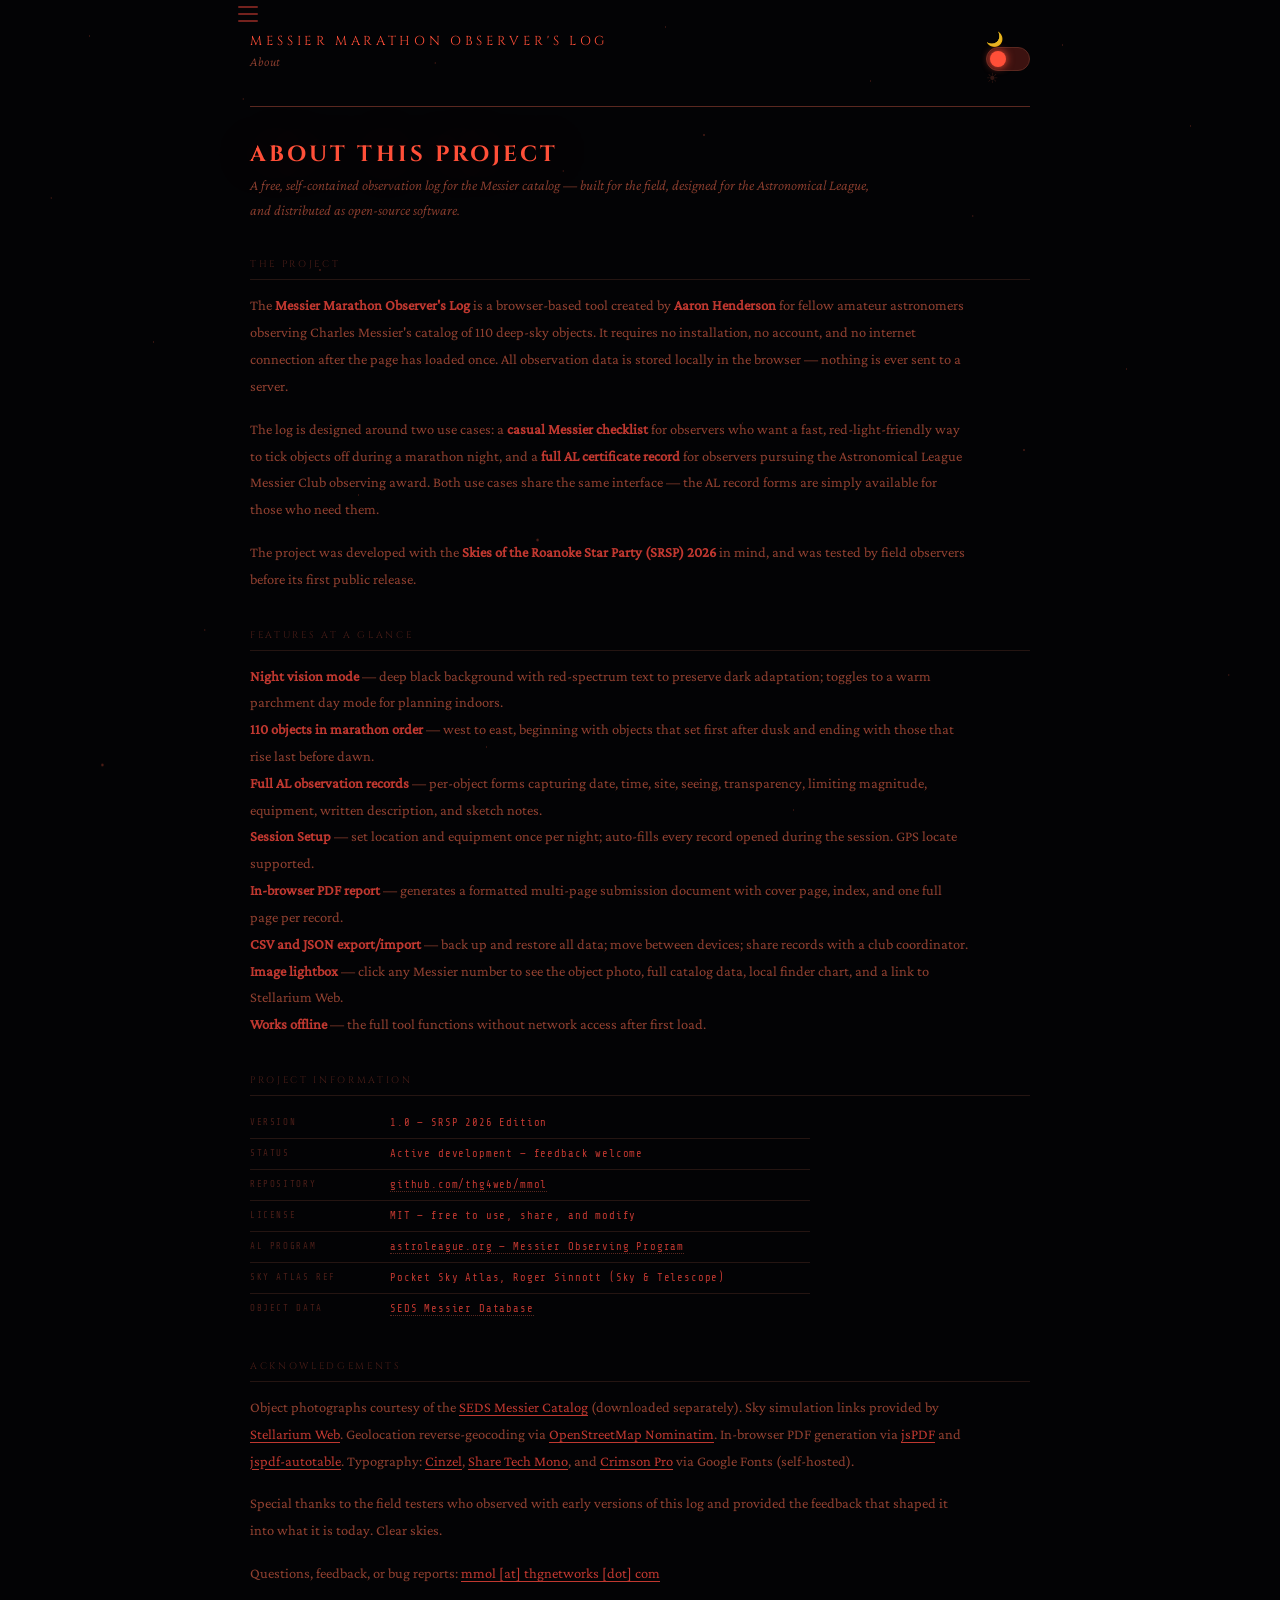
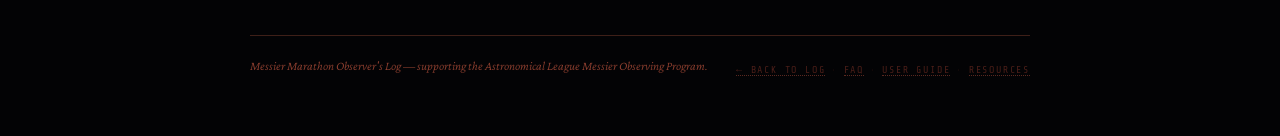
<file: about.html>
<!DOCTYPE html>
<html lang="en" data-theme="dark">
<head>
<script>
// Apply saved theme immediately to prevent flash of wrong theme
(function(){var t=localStorage.getItem('mm_theme');if(t)document.documentElement.setAttribute('data-theme',t);})();
</script>
<meta charset="UTF-8">
<meta name="viewport" content="width=device-width, initial-scale=1.0">
<title>About — Messier Marathon Observer's Log</title>
<style>
@font-face { font-family: "Cinzel"; src: url("fonts/Cinzel-Regular.ttf") format("truetype"); font-weight: 400; font-display: swap; }
@font-face { font-family: "Cinzel"; src: url("fonts/Cinzel-SemiBold.ttf") format("truetype"); font-weight: 600; font-display: swap; }
@font-face { font-family: "Cinzel"; src: url("fonts/Cinzel-Bold.ttf") format("truetype"); font-weight: 700; font-display: swap; }
@font-face { font-family: "Share Tech Mono"; src: url("fonts/ShareTechMono-Regular.ttf") format("truetype"); font-weight: 400; font-display: swap; }
@font-face { font-family: "Crimson Pro"; src: url("fonts/CrimsonPro-Light.ttf") format("truetype"); font-weight: 300; font-display: swap; }
@font-face { font-family: "Crimson Pro"; src: url("fonts/CrimsonPro-Regular.ttf") format("truetype"); font-weight: 400; font-display: swap; }
@font-face { font-family: "Crimson Pro"; src: url("fonts/CrimsonPro-LightItalic.ttf") format("truetype"); font-weight: 300; font-style: italic; font-display: swap; }
</style>
<link rel="stylesheet" href="mm-shared.css">
<style>

.about-heading {
  font-family: 'Cinzel', serif;
  font-size: 22px;
  letter-spacing: .14em;
  color: var(--text-head);
  text-transform: uppercase;
  margin-bottom: 6px;
  transition: color .3s;
}
.about-intro {
  font-family: 'Crimson Pro', serif;
  font-style: italic;
  font-size: 14.5px;
  color: var(--text-meta);
  line-height: 1.7;
  margin-bottom: 36px;
  max-width: 640px;
  transition: color .3s;
}
.about-section-title {
  font-family: 'Cinzel', serif;
  font-size: 9.5px;
  letter-spacing: .28em;
  text-transform: uppercase;
  color: var(--text-dim);
  margin: 36px 0 12px;
  padding-bottom: 8px;
  border-bottom: 1px solid var(--border);
  transition: color .3s, border-color .3s;
}
.about-body {
  font-family: 'Crimson Pro', serif;
  font-size: 14.5px;
  line-height: 1.85;
  color: var(--text-meta);
  max-width: 720px;
  margin-bottom: 16px;
  transition: color .3s;
}
.about-body strong { color: var(--text-sub); font-weight: 600; }
.about-body a { color: var(--text-sub); text-underline-offset: 3px; transition: color .2s; }
.about-body a:hover { color: var(--text-data); }

.about-meta-table {
  width: 100%;
  max-width: 560px;
  border-collapse: collapse;
  margin-bottom: 28px;
}
.about-meta-table td {
  font-family: 'Share Tech Mono', monospace;
  font-size: 10.5px;
  letter-spacing: .08em;
  padding: 9px 0;
  border-bottom: 1px solid var(--border);
  vertical-align: top;
  transition: color .3s, border-color .3s;
}
.about-meta-table td:first-child {
  color: var(--text-dim);
  text-transform: uppercase;
  letter-spacing: .18em;
  font-size: 9px;
  width: 140px;
  padding-right: 20px;
}
.about-meta-table td:last-child { color: var(--text-sub); }
.about-meta-table tr:last-child td { border-bottom: none; }
.about-meta-table a { color: inherit; text-decoration: none; border-bottom: 1px dotted var(--border3); transition: color .2s; }
.about-meta-table a:hover { color: var(--text-data); }

.page-footer {
  margin-top: 48px;
  padding-top: 20px;
  border-top: 1px solid var(--border2);
  display: flex;
  justify-content: space-between;
  align-items: flex-end;
  flex-wrap: wrap;
  gap: 12px;
  transition: border-color .3s;
}
@media (max-width: 700px) { .page-footer { flex-direction: column; align-items: flex-start; } }



/* ════════ HAMBURGER NAV MENU ════════ */
.nav-menu-wrap {
  position: absolute;
  top: 0;
  left: 0;
  z-index: 500;
}
.nav-menu-btn {
  background: none;
  border: none;
  cursor: pointer;
  padding: 6px 8px;
  display: flex;
  flex-direction: column;
  gap: 5px;
  opacity: .6;
  transition: opacity .2s;
}
.nav-menu-btn:hover,
.nav-menu-btn.open { opacity: 1; }
.nav-menu-btn .bar {
  display: block;
  width: 20px;
  height: 2px;
  background: var(--text-sub);
  border-radius: 1px;
  transition: background .3s, transform .2s, opacity .2s;
}
.nav-menu-btn.open .bar:nth-child(1) { transform: translateY(7px) rotate(45deg); }
.nav-menu-btn.open .bar:nth-child(2) { opacity: 0; }
.nav-menu-btn.open .bar:nth-child(3) { transform: translateY(-7px) rotate(-45deg); }
.nav-menu-dropdown {
  display: none;
  position: absolute;
  top: calc(100% + 4px);
  left: 0;
  min-width: 180px;
  background: var(--bg2);
  border: 1px solid var(--border2);
  padding: 4px 0;
  z-index: 600;
}
.nav-menu-dropdown.open { display: block; }
.nav-menu-link {
  display: block;
  padding: 10px 18px;
  font-family: 'Share Tech Mono', monospace;
  font-size: 10px;
  letter-spacing: .18em;
  text-transform: uppercase;
  color: var(--text-dim);
  text-decoration: none;
  border-bottom: 1px solid var(--border);
  transition: color .15s, background .15s;
}
.nav-menu-link:last-child { border-bottom: none; }
.nav-menu-link:hover { color: var(--text-data); background: var(--bg2); }

</style>
</head>
<body>
<div class="wrapper-prose">



  <!-- HEADER -->

  <!-- HAMBURGER NAV MENU -->
  <div class="nav-menu-wrap">
    <button class="nav-menu-btn" id="navMenuBtn" aria-label="Site navigation">
      <span class="bar"></span>
      <span class="bar"></span>
      <span class="bar"></span>
    </button>
    <div class="nav-menu-dropdown" id="navMenuDropdown">
      <a href="index.html" class="nav-menu-link">Log</a>
      <a href="faq.html" class="nav-menu-link">FAQ</a>
      <a href="resources.html" class="nav-menu-link">Resources</a>
      <a href="docs/user-guide.html" class="nav-menu-link">User Guide</a>
    </div>
  </div>

  <header class="page-header">
    <div class="header-left">
      <div class="site-title"><a href="index.html">Messier Marathon Observer's Log</a></div>
      <div class="page-subtitle">About</div>
    </div>
    <div class="theme-toggle" id="themeToggle" title="Toggle day/night mode">
      <span class="theme-icon moon">🌙</span>
      <div class="toggle-pill"></div>
      <span class="theme-icon sun">☀</span>
    </div>
  </header>

  <!-- INTRO -->
  <h1 class="about-heading">About This Project</h1>
  <p class="about-intro">A free, self-contained observation log for the Messier catalog — built for the field, designed for the Astronomical League, and distributed as open-source software.</p>


  <!-- PROJECT -->
  <div class="about-section-title">The Project</div>

  <p class="about-body">
    The <strong>Messier Marathon Observer's Log</strong> is a browser-based tool created by <strong>Aaron Henderson</strong> for fellow amateur astronomers observing Charles Messier's catalog of 110 deep-sky objects. It requires no installation, no account, and no internet connection after the page has loaded once. All observation data is stored locally in the browser — nothing is ever sent to a server.
  </p>
  <p class="about-body">
    The log is designed around two use cases: a <strong>casual Messier checklist</strong> for observers who want a fast, red-light-friendly way to tick objects off during a marathon night, and a <strong>full AL certificate record</strong> for observers pursuing the Astronomical League Messier Club observing award. Both use cases share the same interface — the AL record forms are simply available for those who need them.
  </p>
  <p class="about-body">
    The project was developed with the <strong>Skies of the Roanoke Star Party (SRSP) 2026</strong> in mind, and was tested by field observers before its first public release.
  </p>


  <!-- FEATURES AT A GLANCE -->
  <div class="about-section-title">Features at a Glance</div>

  <p class="about-body">
    <strong>Night vision mode</strong> — deep black background with red-spectrum text to preserve dark adaptation; toggles to a warm parchment day mode for planning indoors.<br>
    <strong>110 objects in marathon order</strong> — west to east, beginning with objects that set first after dusk and ending with those that rise last before dawn.<br>
    <strong>Full AL observation records</strong> — per-object forms capturing date, time, site, seeing, transparency, limiting magnitude, equipment, written description, and sketch notes.<br>
    <strong>Session Setup</strong> — set location and equipment once per night; auto-fills every record opened during the session. GPS locate supported.<br>
    <strong>In-browser PDF report</strong> — generates a formatted multi-page submission document with cover page, index, and one full page per record.<br>
    <strong>CSV and JSON export/import</strong> — back up and restore all data; move between devices; share records with a club coordinator.<br>
    <strong>Image lightbox</strong> — click any Messier number to see the object photo, full catalog data, local finder chart, and a link to Stellarium Web.<br>
    <strong>Works offline</strong> — the full tool functions without network access after first load.
  </p>


  <!-- PROJECT INFO -->
  <div class="about-section-title">Project Information</div>

  <table class="about-meta-table">
    <tr>
      <td>Version</td>
      <td>1.0 — SRSP 2026 Edition</td>
    </tr>
    <tr>
      <td>Status</td>
      <td>Active development — feedback welcome</td>
    </tr>
    <tr>
      <td>Repository</td>
      <td><a href="https://github.com/thg4web/mmol" target="_blank" rel="noopener">github.com/thg4web/mmol</a></td>
    </tr>
    <tr>
      <td>License</td>
      <td>MIT — free to use, share, and modify</td>
    </tr>
    <tr>
      <td>AL Program</td>
      <td><a href="https://www.astroleague.org/messier-observing-program/" target="_blank" rel="noopener">astroleague.org — Messier Observing Program</a></td>
    </tr>
    <tr>
      <td>Sky Atlas Ref</td>
      <td>Pocket Sky Atlas, Roger Sinnott (Sky &amp; Telescope)</td>
    </tr>
    <tr>
      <td>Object Data</td>
      <td><a href="http://www.messier.seds.org/" target="_blank" rel="noopener">SEDS Messier Database</a></td>
    </tr>
  </table>


  <!-- ACKNOWLEDGEMENTS -->
  <div class="about-section-title">Acknowledgements</div>

  <p class="about-body">
    Object photographs courtesy of the <a href="http://www.messier.seds.org/" target="_blank" rel="noopener">SEDS Messier Catalog</a> (downloaded separately).
    Sky simulation links provided by <a href="https://stellarium-web.org" target="_blank" rel="noopener">Stellarium Web</a>.
    Geolocation reverse-geocoding via <a href="https://nominatim.openstreetmap.org" target="_blank" rel="noopener">OpenStreetMap Nominatim</a>.
    In-browser PDF generation via <a href="https://github.com/parallax/jsPDF" target="_blank" rel="noopener">jsPDF</a> and <a href="https://github.com/simonbengtsson/jsPDF-AutoTable" target="_blank" rel="noopener">jspdf-autotable</a>.
    Typography: <a href="https://fonts.google.com/specimen/Cinzel" target="_blank" rel="noopener">Cinzel</a>, <a href="https://fonts.google.com/specimen/Share+Tech+Mono" target="_blank" rel="noopener">Share Tech Mono</a>, and <a href="https://fonts.google.com/specimen/Crimson+Pro" target="_blank" rel="noopener">Crimson Pro</a> via Google Fonts (self-hosted).
  </p>
  <p class="about-body">
    Special thanks to the field testers who observed with early versions of this log and provided the feedback that shaped it into what it is today. Clear skies.
  </p>
  <p class="about-body">
    Questions, feedback, or bug reports: <a href="/cdn-cgi/l/email-protection#3855555754784c505f565d4c4f574a534b165b5755">mmol [at] thgnetworks [dot] com</a>
  </p>


  <!-- FOOTER -->
  <footer class="page-footer">
    <div class="footer-note">
      Messier Marathon Observer's Log — supporting the Astronomical League Messier Observing Program.
    </div>
    <div class="footer-sig">
      <a href="index.html" class="nav-link">← Back to Log</a> &nbsp;·&nbsp;
      <a href="faq.html" class="nav-link">FAQ</a> &nbsp;·&nbsp;
      <a href="docs/user-guide.html" class="nav-link">User Guide</a> &nbsp;·&nbsp;
      <a href="resources.html" class="nav-link">Resources</a>
    </div>
  </footer>

</div><!-- /wrapper-prose -->

<script>
// ── Theme persistence ─────────────────────────────────────────────────────────
const root   = document.documentElement;
const toggle = document.getElementById('themeToggle');
const saved  = localStorage.getItem('mm_theme');
if (saved) root.setAttribute('data-theme', saved);
toggle.addEventListener('click', () => {
  const next = root.getAttribute('data-theme') === 'dark' ? 'light' : 'dark';
  root.setAttribute('data-theme', next);
  localStorage.setItem('mm_theme', next);
});

// ── Hamburger nav menu ────────────────────────────────────────────────────────
const navMenuBtn      = document.getElementById('navMenuBtn');
const navMenuDropdown = document.getElementById('navMenuDropdown');
navMenuBtn.addEventListener('click', function(e) {
  e.stopPropagation();
  const isOpen = navMenuDropdown.classList.toggle('open');
  navMenuBtn.classList.toggle('open', isOpen);
});
navMenuDropdown.addEventListener('click', function(e) { e.stopPropagation(); });
document.addEventListener('click', function() {
  navMenuDropdown.classList.remove('open');
  navMenuBtn.classList.remove('open');
});
</script>
</body>
</html>
</file>
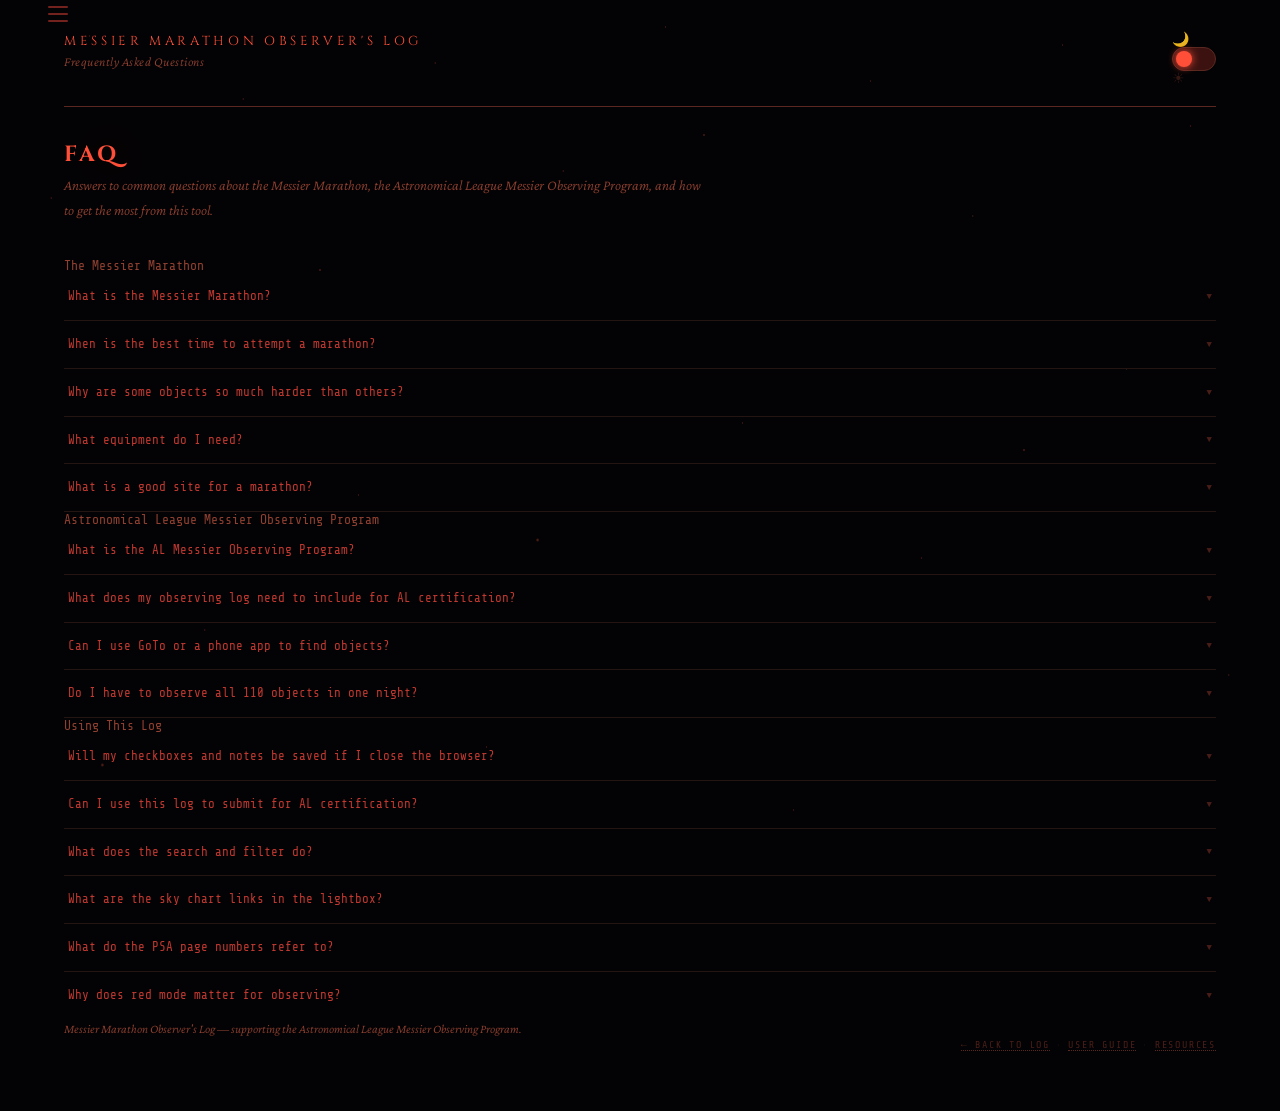
<file: faq.html>
<!DOCTYPE html>
<html lang="en" data-theme="dark">
<head>
<script>
// Apply saved theme immediately to prevent flash of wrong theme
(function(){var t=localStorage.getItem('mm_theme');if(t)document.documentElement.setAttribute('data-theme',t);})();
</script>
<meta charset="UTF-8">
<meta name="viewport" content="width=device-width, initial-scale=1.0">
<title>FAQ — Messier Marathon Observer's Log</title>
<style>
@font-face { font-family: "Cinzel"; src: url("fonts/Cinzel-Regular.ttf") format("truetype"); font-weight: 400; font-display: swap; }
@font-face { font-family: "Cinzel"; src: url("fonts/Cinzel-SemiBold.ttf") format("truetype"); font-weight: 600; font-display: swap; }
@font-face { font-family: "Cinzel"; src: url("fonts/Cinzel-Bold.ttf") format("truetype"); font-weight: 700; font-display: swap; }
@font-face { font-family: "Share Tech Mono"; src: url("fonts/ShareTechMono-Regular.ttf") format("truetype"); font-weight: 400; font-display: swap; }
@font-face { font-family: "Crimson Pro"; src: url("fonts/CrimsonPro-Light.ttf") format("truetype"); font-weight: 300; font-display: swap; }
@font-face { font-family: "Crimson Pro"; src: url("fonts/CrimsonPro-Regular.ttf") format("truetype"); font-weight: 400; font-display: swap; }
@font-face { font-family: "Crimson Pro"; src: url("fonts/CrimsonPro-LightItalic.ttf") format("truetype"); font-weight: 300; font-style: italic; font-display: swap; }
</style>
<link rel="stylesheet" href="mm-shared.css">
<style>

/* ════════ FAQ ACCORDION ════════ */
.faq-heading {
  font-family: 'Cinzel', serif;
  font-size: 22px;
  letter-spacing: .14em;
  color: var(--text-head);
  text-transform: uppercase;
  margin-bottom: 6px;
  transition: color .3s;
}
.faq-intro {
  font-family: 'Crimson Pro', serif;
  font-style: italic;
  font-size: 14.5px;
  color: var(--text-meta);
  line-height: 1.7;
  margin-bottom: 36px;
  max-width: 640px;
  transition: color .3s;
}
.faq-item {
  border-bottom: 1px solid var(--border);
  transition: border-color .3s;
}
.faq-item:last-of-type { border-bottom: none; }
.faq-question {
  width: 100%;
  background: none;
  border: none;
  cursor: pointer;
  text-align: left;
  padding: 14px 4px;
  display: flex;
  justify-content: space-between;
  align-items: center;
  gap: 16px;
  font-family: 'Share Tech Mono', monospace;
  font-size: 12.5px;
  color: var(--text-sub);
  transition: color .2s;
  line-height: 1.5;
}
.faq-question:hover { color: var(--text-data); }
.faq-chevron {
  font-size: 9px;
  color: var(--text-dim);
  transition: transform .25s, color .2s;
  flex-shrink: 0;
}
.faq-item.open .faq-chevron { transform: rotate(180deg); color: var(--text-meta); }
.faq-answer {
  display: none;
  font-family: 'Crimson Pro', serif;
  font-size: 14.5px;
  line-height: 1.8;
  color: var(--text-meta);
  padding: 2px 4px 18px 4px;
  max-width: 720px;
  transition: color .3s;
}
.faq-answer p { margin-bottom: 10px; }
.faq-answer p:last-child { margin-bottom: 0; }
.faq-answer a { color: var(--text-sub); text-underline-offset: 3px; transition: color .2s; }
.faq-answer a:hover { color: var(--text-data); }
.faq-answer strong { color: var(--text-sub); font-weight: 600; }
.faq-item.open .faq-answer { display: block; }



/* ════════ HAMBURGER NAV MENU ════════ */
.nav-menu-wrap {
  position: absolute;
  top: 0;
  left: 0;
  z-index: 500;
}
.nav-menu-btn {
  background: none;
  border: none;
  cursor: pointer;
  padding: 6px 8px;
  display: flex;
  flex-direction: column;
  gap: 5px;
  opacity: .6;
  transition: opacity .2s;
}
.nav-menu-btn:hover,
.nav-menu-btn.open { opacity: 1; }
.nav-menu-btn .bar {
  display: block;
  width: 20px;
  height: 2px;
  background: var(--text-sub);
  border-radius: 1px;
  transition: background .3s, transform .2s, opacity .2s;
}
.nav-menu-btn.open .bar:nth-child(1) { transform: translateY(7px) rotate(45deg); }
.nav-menu-btn.open .bar:nth-child(2) { opacity: 0; }
.nav-menu-btn.open .bar:nth-child(3) { transform: translateY(-7px) rotate(-45deg); }
.nav-menu-dropdown {
  display: none;
  position: absolute;
  top: calc(100% + 4px);
  left: 0;
  min-width: 180px;
  background: var(--bg2);
  border: 1px solid var(--border2);
  padding: 4px 0;
  z-index: 600;
}
.nav-menu-dropdown.open { display: block; }
.nav-menu-link {
  display: block;
  padding: 10px 18px;
  font-family: 'Share Tech Mono', monospace;
  font-size: 10px;
  letter-spacing: .18em;
  text-transform: uppercase;
  color: var(--text-dim);
  text-decoration: none;
  border-bottom: 1px solid var(--border);
  transition: color .15s, background .15s;
}
.nav-menu-link:last-child { border-bottom: none; }
.nav-menu-link:hover { color: var(--text-data); background: var(--bg2); }

</style>
</head>
<body>
<div class="wrapper">



  <!-- HEADER -->

  <!-- HAMBURGER NAV MENU -->
  <div class="nav-menu-wrap">
    <button class="nav-menu-btn" id="navMenuBtn" aria-label="Site navigation">
      <span class="bar"></span>
      <span class="bar"></span>
      <span class="bar"></span>
    </button>
    <div class="nav-menu-dropdown" id="navMenuDropdown">
      <a href="index.html" class="nav-menu-link">Log</a>
      <a href="resources.html" class="nav-menu-link">Resources</a>
      <a href="docs/user-guide.html" class="nav-menu-link">User Guide</a>
      <a href="about.html" class="nav-menu-link">About</a>
    </div>
  </div>

  <header class="page-header">
    <div class="header-left">
      <div class="site-title"><a href="index.html">Messier Marathon Observer's Log</a></div>
      <div class="page-subtitle">Frequently Asked Questions</div>
    </div>
    <div class="theme-toggle" id="themeToggle" title="Toggle day/night mode">
      <span class="theme-icon moon">🌙</span>
      <div class="toggle-pill"></div>
      <span class="theme-icon sun">☀</span>
    </div>
  </header>

  <!-- INTRO -->
  <h1 class="faq-heading">FAQ</h1>
  <p class="faq-intro">Answers to common questions about the Messier Marathon, the Astronomical League Messier Observing Program, and how to get the most from this tool.</p>

  <!-- ══ SECTION: THE MESSIER MARATHON ══ -->
  <div class="faq-section-title">The Messier Marathon</div>

  <div class="faq-item">
    <button class="faq-question">What is the Messier Marathon?<span class="faq-chevron">▼</span></button>
    <div class="faq-answer">
      <p>The Messier Marathon is a challenge to observe all 110 Messier objects in a single night. It is best attempted in late March, when the geometry of the sky from mid-northern latitudes allows every object to be above the horizon at some point between dusk and dawn.</p>
      <p>Objects are observed in a specific sequence — starting with those that set first in the west just after sunset, and finishing with those that rise last in the east just before sunrise. The # column in the log reflects this optimal search order.</p>
    </div>
  </div>

  <div class="faq-item">
    <button class="faq-question">When is the best time to attempt a marathon?<span class="faq-chevron">▼</span></button>
    <div class="faq-answer">
      <p>The ideal window is the few nights around new moon in late March — typically between March 18 and April 5 for most mid-northern latitudes (roughly 25°–50° N). The new moon is essential: even a thin crescent can wash out faint objects at the horizon at the start and end of the night.</p>
      <p>The earlier in the window you observe, the better your chances with the difficult western objects (M74, M77) at dusk. The later you observe, the more time you have with M30 and other eastern objects at dawn. Most experienced marathoners aim for the first or second night after new moon in the last week of March.</p>
    </div>
  </div>

  <div class="faq-item">
    <button class="faq-question">Why are some objects so much harder than others?<span class="faq-chevron">▼</span></button>
    <div class="faq-answer">
      <p>Difficulty varies enormously across the catalog. Showpiece objects like M42 (Orion Nebula), M45 (Pleiades), and M31 (Andromeda Galaxy) are naked-eye targets, while objects like M74, M76, M91, and M98 are notoriously faint or have very low surface brightness, requiring dark skies and patience.</p>
      <p>During a marathon specifically, the hardest objects are those at the extremes of the night — M74 and M77 in the west at dusk, and M30 in the east just before dawn — where the sky is still brightening or not yet dark, and the targets sit low on the horizon in thicker atmosphere.</p>
    </div>
  </div>

  <div class="faq-item">
    <button class="faq-question">What equipment do I need?<span class="faq-chevron">▼</span></button>
    <div class="faq-answer">
      <p>Most Messier objects are within reach of a 3-inch (76mm) telescope under good conditions — in fact, Messier himself used instruments no larger than what amateurs own today. A 4–6 inch telescope will make the night considerably more comfortable, especially for the fainter galaxies in Virgo and the small planetary nebulae.</p>
      <p>A low-power wide-field eyepiece is invaluable for sweeping between objects quickly. A red flashlight and a printed or digital finder chart are essential. The Astronomical League's rules specifically prohibit GoTo telescopes, computerised setting circles, and phone apps that point to objects — the intent is that you learn to navigate the sky yourself using only a finderscope or Telrad.</p>
    </div>
  </div>

  <div class="faq-item">
    <button class="faq-question">What is a good site for a marathon?<span class="faq-chevron">▼</span></button>
    <div class="faq-answer">
      <p>You need a site with a clear, unobstructed horizon in all directions — particularly to the west (for the early evening objects) and to the east and southeast (for the Sagittarius objects and M30 before dawn). Even a small amount of tree cover or a hill in the wrong direction can cost you several objects.</p>
      <p>Dark skies are critical. Light pollution washes out the low-surface-brightness galaxies in Virgo and Coma Berenices, and brightens the horizon enough to make the dusk/dawn targets even more difficult. A Bortle 4 or darker site will give you the best chance of a complete run.</p>
    </div>
  </div>

  <!-- ══ SECTION: THE AL OBSERVING PROGRAM ══ -->
  <div class="faq-section-title">Astronomical League Messier Observing Program</div>

  <div class="faq-item">
    <button class="faq-question">What is the AL Messier Observing Program?<span class="faq-chevron">▼</span></button>
    <div class="faq-answer">
      <p>The <a href="https://www.astroleague.org/messier-observing-program/" target="_blank" rel="noopener">Astronomical League Messier Observing Program</a> is a formal certification for amateur astronomers who observe and log Messier objects. There are two certification levels:</p>
      <p><strong>Silver Level</strong> — observe any 70 Messier objects and submit a qualifying log. Earns a certificate.</p>
      <p><strong>Gold Level</strong> — observe all 110 Messier objects and submit a complete log. Earns a certificate and an AL Messier pin, signed by the current AL President.</p>
      <p>Certification is open to AL members, either through a local astronomical society or as members at large.</p>
    </div>
  </div>

  <div class="faq-item">
    <button class="faq-question">What does my observing log need to include for AL certification?<span class="faq-chevron">▼</span></button>
    <div class="faq-answer">
      <p>For each object your log must record:</p>
      <p>a. Date and time of observation (local time or UT)<br>
         b. Latitude and longitude of your observing site<br>
         c. Seeing and transparency conditions<br>
         d. Telescope aperture<br>
         e. Magnification used<br>
         f. A description of the object as it appears through the eyepiece</p>
      <p>The log must then be reviewed by an officer of your astronomical society (or sent directly to the AL program coordinator if you are not a society member), who will forward a letter confirming your observations.</p>
    </div>
  </div>

  <div class="faq-item">
    <button class="faq-question">Can I use GoTo or a phone app to find objects?<span class="faq-chevron">▼</span></button>
    <div class="faq-answer">
      <p>No. The AL Messier Observing Program explicitly prohibits GoTo telescopes, digital setting circles, and smartphone apps that point you to objects. The purpose of the program is to teach you to navigate the sky yourself — to associate a chart with the real sky and learn to star-hop from known objects to targets.</p>
      <p>Acceptable pointing aids include finderscopes, Telrads, and Telrad-like non-electronic finders. The setting circles found on a manual telescope's axes should also be avoided.</p>
    </div>
  </div>

  <div class="faq-item">
    <button class="faq-question">Do I have to observe all 110 objects in one night?<span class="faq-chevron">▼</span></button>
    <div class="faq-answer">
      <p>No. The AL certification has no time requirement — you can observe the objects over as many nights and across as many years as you like. The Messier Marathon is a separate personal challenge that happens to align with the certification, but the program itself is designed to be completed at your own pace through all seasons.</p>
      <p>Many observers work through the catalog systematically by constellation or season, which is a thoroughly rewarding way to build your deep-sky experience.</p>
    </div>
  </div>

  <!-- ══ SECTION: USING THIS LOG ══ -->
  <div class="faq-section-title">Using This Log</div>

  <div class="faq-item">
    <button class="faq-question">Will my checkboxes and notes be saved if I close the browser?<span class="faq-chevron">▼</span></button>
    <div class="faq-answer">
      <p>Yes — all checkboxes and field notes are saved automatically to your browser's local storage as you type or click. They will persist between sessions as long as you use the same browser on the same device and do not clear your browser data or site storage.</p>
      <p>Note that local storage is specific to your browser and device, so data will not automatically sync across different devices or browsers. If you want a backup, use the Print button to produce a hard copy of your current log.</p>
    </div>
  </div>

  <div class="faq-item">
    <button class="faq-question">Can I use this log to submit for AL certification?<span class="faq-chevron">▼</span></button>
    <div class="faq-answer">
      <p>This log is designed to complement your AL certification effort, but it is not a direct substitute for a formal observing logbook. The AL requires specific details per observation — including seeing, transparency, aperture, magnification, and an eyepiece description — that go beyond the field notes field here.</p>
      <p>The recommended approach is to use this tool at the telescope to quickly check objects off and jot shorthand notes, then transfer those notes into a more complete log for submission. The Print button produces a clean black-and-white printout of your full observation table that is a useful working reference for this process.</p>
    </div>
  </div>

  <div class="faq-item">
    <button class="faq-question">What does the search and filter do?<span class="faq-chevron">▼</span></button>
    <div class="faq-answer">
      <p>The filter buttons (All, Galaxy, Open Cluster, Globular, Nebula, Unobserved) narrow the table to objects of that type, or to objects you haven't checked off yet. The <strong>Unobserved</strong> filter is particularly useful mid-session to see only what remains.</p>
      <p>The search box filters by any text in the table — M number (e.g. "M42"), constellation abbreviation (e.g. "Sgr"), object type (e.g. "Globular"), or marathon order number. Search and filter can be combined.</p>
    </div>
  </div>

  <div class="faq-item">
    <button class="faq-question">What are the sky chart links in the lightbox?<span class="faq-chevron">▼</span></button>
    <div class="faq-answer">
      <p><strong>Stellarium Web</strong> (<a href="https://stellarium-web.org" target="_blank" rel="noopener">stellarium-web.org</a>) opens a real-time 3D sky simulation centred directly on the selected object. Set your location and date/time in Stellarium for an accurate view of where the object sits in your sky tonight.</p>
      <p><strong>Sky-Map.org</strong> opens a coordinate-precise finder chart using the object's RA and Dec, with constellation lines and a position marker pre-enabled. Useful for a quick visual reference of the surrounding star field.</p>
      <p>Both links require an internet connection and open in a new tab.</p>
    </div>
  </div>

  <div class="faq-item">
    <button class="faq-question">What do the PSA page numbers refer to?<span class="faq-chevron">▼</span></button>
    <div class="faq-answer">
      <p>The PSA column references page numbers in the <em>Pocket Sky Atlas</em> by Roger Sinnott, published by Sky &amp; Telescope. It is one of the most widely used printed star atlases among amateur astronomers and an excellent companion for Messier observing. The page references let you quickly jump to the right chart in the atlas for each object.</p>
    </div>
  </div>

  <div class="faq-item">
    <button class="faq-question">Why does red mode matter for observing?<span class="faq-chevron">▼</span></button>
    <div class="faq-answer">
      <p>The human eye contains two types of photoreceptors — cones (for colour and bright light) and rods (for low-light sensitivity). Rods are not sensitive to red wavelengths, which means red light does not trigger the bleaching response that destroys dark adaptation. It takes the eye roughly 20–30 minutes to fully dark-adapt after exposure to white light, and even a brief flash can reset that process.</p>
      <p>This log's red night-vision mode — deep black background with red-spectrum text — is designed to be used directly at the eyepiece without compromising your dark adaptation. The day mode (warm parchment) is for planning and review in normal lighting conditions.</p>
    </div>
  </div>

  <!-- FOOTER -->
  <footer class="page-footer">
    <div class="footer-note">
      Messier Marathon Observer's Log — supporting the Astronomical League Messier Observing Program.
    </div>
    <div class="footer-sig">
      <a href="index.html" class="nav-link">← Back to Log</a> &nbsp;·&nbsp;
      <a href="docs/user-guide.html" class="nav-link">User Guide</a> &nbsp;·&nbsp;
      <a href="resources.html" class="nav-link">Resources</a>
    </div>
  </footer>

</div><!-- /wrapper -->

<script>
// ── Theme persistence ─────────────────────────────────────────
const root   = document.documentElement;
const toggle = document.getElementById('themeToggle');

const saved = localStorage.getItem('mm_theme');
if (saved) root.setAttribute('data-theme', saved);

toggle.addEventListener('click', () => {
  const next = root.getAttribute('data-theme') === 'dark' ? 'light' : 'dark';
  root.setAttribute('data-theme', next);
  localStorage.setItem('mm_theme', next);
});

// ── FAQ accordion ─────────────────────────────────────────────
document.querySelectorAll('.faq-question').forEach(btn => {
  btn.addEventListener('click', () => {
    const item = btn.closest('.faq-item');
    const isOpen = item.classList.contains('open');
    // close all
    document.querySelectorAll('.faq-item.open').forEach(i => i.classList.remove('open'));
    // open clicked if it was closed
    if (!isOpen) item.classList.add('open');
  });
});

// ── Hamburger nav menu ────────────────────────────────────────────────────────
const navMenuBtn      = document.getElementById('navMenuBtn');
const navMenuDropdown = document.getElementById('navMenuDropdown');
navMenuBtn.addEventListener('click', function(e) {
  e.stopPropagation();
  const isOpen = navMenuDropdown.classList.toggle('open');
  navMenuBtn.classList.toggle('open', isOpen);
});
navMenuDropdown.addEventListener('click', function(e) { e.stopPropagation(); });
document.addEventListener('click', function() {
  navMenuDropdown.classList.remove('open');
  navMenuBtn.classList.remove('open');
});



</script>
</body>
</html>
</file>
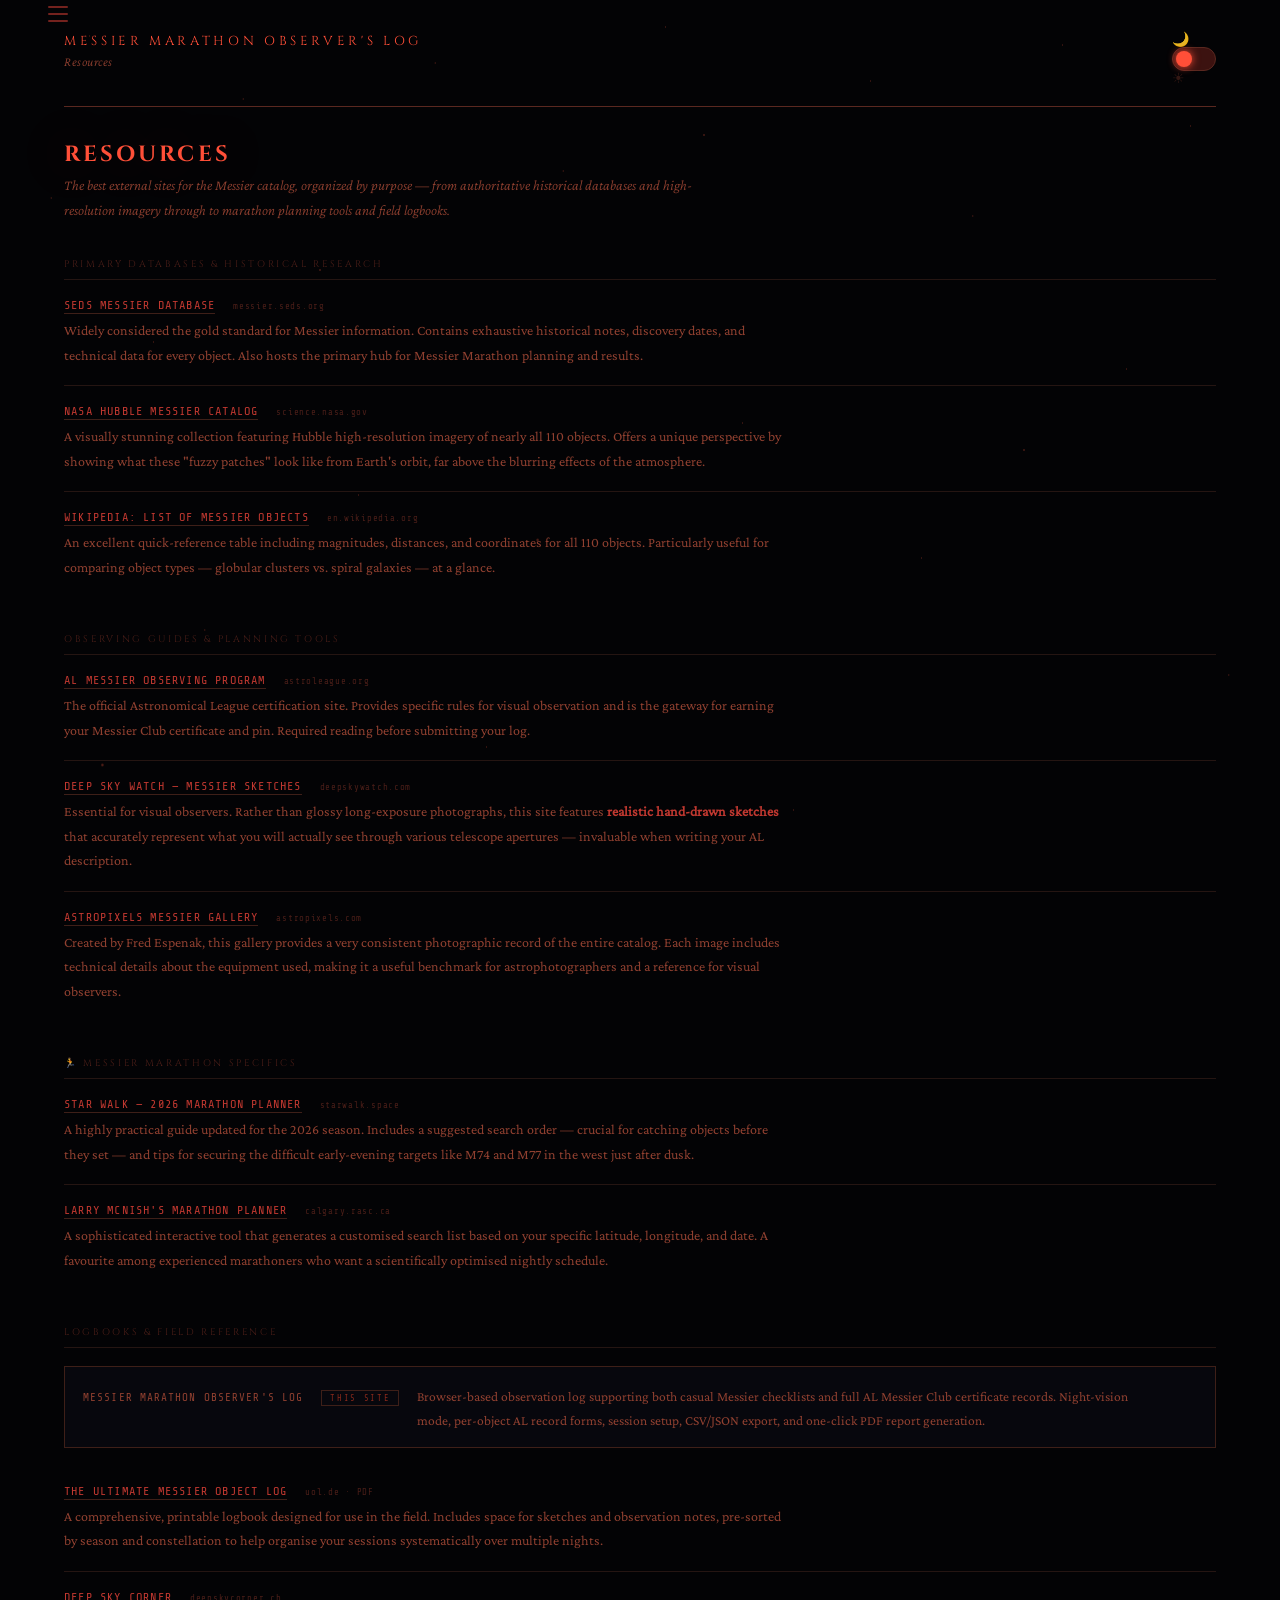
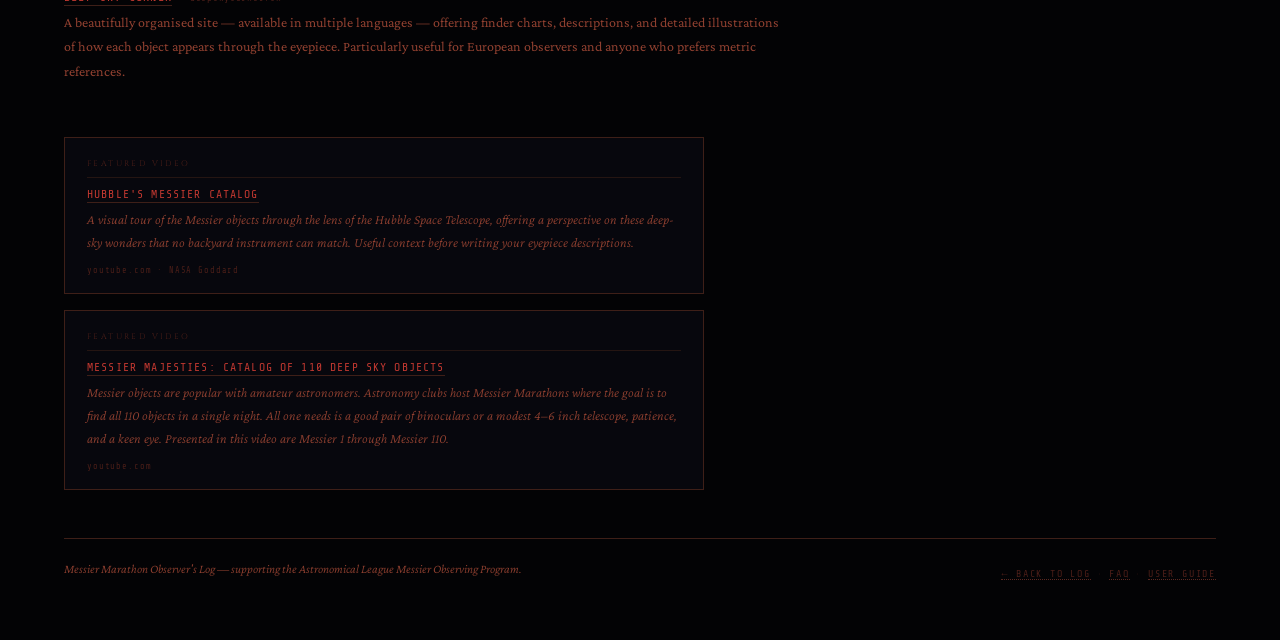
<file: resources.html>
<!DOCTYPE html>
<html lang="en" data-theme="dark">
<head>
<script>
// Apply saved theme immediately to prevent flash of wrong theme
(function(){var t=localStorage.getItem('mm_theme');if(t)document.documentElement.setAttribute('data-theme',t);})();
</script>
<meta charset="UTF-8">
<meta name="viewport" content="width=device-width, initial-scale=1.0">
<title>Resources — Messier Marathon Observer's Log</title>
<style>
@font-face { font-family: "Cinzel"; src: url("fonts/Cinzel-Regular.ttf") format("truetype"); font-weight: 400; font-display: swap; }
@font-face { font-family: "Cinzel"; src: url("fonts/Cinzel-SemiBold.ttf") format("truetype"); font-weight: 600; font-display: swap; }
@font-face { font-family: "Cinzel"; src: url("fonts/Cinzel-Bold.ttf") format("truetype"); font-weight: 700; font-display: swap; }
@font-face { font-family: "Share Tech Mono"; src: url("fonts/ShareTechMono-Regular.ttf") format("truetype"); font-weight: 400; font-display: swap; }
@font-face { font-family: "Crimson Pro"; src: url("fonts/CrimsonPro-Light.ttf") format("truetype"); font-weight: 300; font-display: swap; }
@font-face { font-family: "Crimson Pro"; src: url("fonts/CrimsonPro-Regular.ttf") format("truetype"); font-weight: 400; font-display: swap; }
@font-face { font-family: "Crimson Pro"; src: url("fonts/CrimsonPro-LightItalic.ttf") format("truetype"); font-weight: 300; font-style: italic; font-display: swap; }
</style>
<link rel="stylesheet" href="mm-shared.css">
<style>

/* ════════ PAGE HEADINGS ════════ */
.res-heading {
  font-family: 'Cinzel', serif;
  font-size: 22px;
  letter-spacing: .14em;
  color: var(--text-head);
  text-transform: uppercase;
  margin-bottom: 6px;
  transition: color .3s;
}
.res-intro {
  font-family: 'Crimson Pro', serif;
  font-style: italic;
  font-size: 14.5px;
  color: var(--text-meta);
  line-height: 1.7;
  margin-bottom: 36px;
  max-width: 660px;
  transition: color .3s;
}

/* ════════ SECTION TITLE ════════ */
/* mirrors .section-title in mm-shared.css */
.res-section-title {
  font-family: 'Cinzel', serif;
  font-size: 9.5px;
  letter-spacing: .28em;
  text-transform: uppercase;
  color: var(--text-dim);
  margin: 36px 0 0;
  padding-bottom: 8px;
  border-bottom: 1px solid var(--border);
  transition: color .3s, border-color .3s;
}

/* ════════ RESOURCE CARDS ════════ */
.res-list {
  list-style: none;
  padding: 0;
  margin: 0 0 8px 0;
}
.res-item {
  display: grid;
  grid-template-columns: 1fr;
  padding: 18px 0;
  border-bottom: 1px solid var(--border);
  transition: border-color .3s;
}
.res-item:last-child { border-bottom: none; }

.res-item-header {
  display: flex;
  align-items: baseline;
  flex-wrap: wrap;
  gap: 10px 18px;
  margin-bottom: 6px;
}
.res-name {
  font-family: 'Share Tech Mono', monospace;
  font-size: 12px;
  letter-spacing: .1em;
  text-transform: uppercase;
}
.res-name a {
  color: var(--text-sub);
  text-decoration: none;
  border-bottom: 1px solid var(--border2);
  padding-bottom: 1px;
  transition: color .2s, border-color .2s;
}
.res-name a:hover {
  color: var(--text-data);
  border-bottom-color: var(--red-dim);
}
.res-url {
  font-family: 'Share Tech Mono', monospace;
  font-size: 9px;
  letter-spacing: .08em;
  color: var(--text-dim);
  transition: color .3s;
}
.res-desc {
  font-family: 'Crimson Pro', serif;
  font-size: 14px;
  line-height: 1.75;
  color: var(--text-meta);
  max-width: 720px;
  transition: color .3s;
}
.res-desc strong { color: var(--text-sub); font-weight: 600; }

/* ════════ THIS SITE CALLOUT ════════ */
.res-this-site {
  border: 1px solid var(--border2);
  background: var(--bg2);
  padding: 14px 18px;
  display: flex;
  align-items: baseline;
  flex-wrap: wrap;
  gap: 10px 18px;
  transition: all .3s;
  margin: 18px 0;
}
.res-this-site .res-name {
  font-size: 11px;
}
.res-this-site-badge {
  font-family: 'Share Tech Mono', monospace;
  font-size: 8.5px;
  letter-spacing: .2em;
  text-transform: uppercase;
  color: var(--red-dim);
  border: 1px solid var(--border2);
  padding: 2px 8px;
  transition: color .3s, border-color .3s;
}
.res-this-site .res-desc {
  width: 100%;
  margin-top: 4px;
  font-size: 13.5px;
}

/* ════════ FEATURED VIDEO ════════ */
.res-video-block {
  margin-top: 36px;
  padding: 20px 22px 18px;
  border: 1px solid var(--border2);
  background: var(--bg2);
  max-width: 640px;
  transition: all .3s;
}
.res-video-label {
  font-family: 'Cinzel', serif;
  font-size: 8px;
  letter-spacing: .30em;
  text-transform: uppercase;
  color: var(--text-dim);
  margin-bottom: 10px;
  padding-bottom: 8px;
  border-bottom: 1px solid var(--border);
  transition: color .3s, border-color .3s;
}
.res-video-title {
  font-family: 'Share Tech Mono', monospace;
  font-size: 11.5px;
  letter-spacing: .1em;
  text-transform: uppercase;
  margin-bottom: 8px;
}
.res-video-title a {
  color: var(--text-sub);
  text-decoration: none;
  border-bottom: 1px solid var(--border2);
  padding-bottom: 1px;
  transition: color .2s, border-color .2s;
}
.res-video-title a:hover { color: var(--text-data); border-bottom-color: var(--red-dim); }
.res-video-desc {
  font-family: 'Crimson Pro', serif;
  font-style: italic;
  font-size: 13.5px;
  line-height: 1.7;
  color: var(--text-meta);
  transition: color .3s;
}
.res-video-meta {
  font-family: 'Share Tech Mono', monospace;
  font-size: 8.5px;
  letter-spacing: .1em;
  color: var(--text-dim);
  margin-top: 10px;
  transition: color .3s;
}

/* ════════ FOOTER ════════ */
.page-footer {
  margin-top: 48px;
  padding-top: 20px;
  border-top: 1px solid var(--border2);
  display: flex;
  justify-content: space-between;
  align-items: flex-end;
  flex-wrap: wrap;
  gap: 12px;
  transition: border-color .3s;
}
@media (max-width: 700px) { .page-footer { flex-direction: column; align-items: flex-start; } }



/* ════════ HAMBURGER NAV MENU ════════ */
.nav-menu-wrap {
  position: absolute;
  top: 0;
  left: 0;
  z-index: 500;
}
.nav-menu-btn {
  background: none;
  border: none;
  cursor: pointer;
  padding: 6px 8px;
  display: flex;
  flex-direction: column;
  gap: 5px;
  opacity: .6;
  transition: opacity .2s;
}
.nav-menu-btn:hover,
.nav-menu-btn.open { opacity: 1; }
.nav-menu-btn .bar {
  display: block;
  width: 20px;
  height: 2px;
  background: var(--text-sub);
  border-radius: 1px;
  transition: background .3s, transform .2s, opacity .2s;
}
.nav-menu-btn.open .bar:nth-child(1) { transform: translateY(7px) rotate(45deg); }
.nav-menu-btn.open .bar:nth-child(2) { opacity: 0; }
.nav-menu-btn.open .bar:nth-child(3) { transform: translateY(-7px) rotate(-45deg); }
.nav-menu-dropdown {
  display: none;
  position: absolute;
  top: calc(100% + 4px);
  left: 0;
  min-width: 180px;
  background: var(--bg2);
  border: 1px solid var(--border2);
  padding: 4px 0;
  z-index: 600;
}
.nav-menu-dropdown.open { display: block; }
.nav-menu-link {
  display: block;
  padding: 10px 18px;
  font-family: 'Share Tech Mono', monospace;
  font-size: 10px;
  letter-spacing: .18em;
  text-transform: uppercase;
  color: var(--text-dim);
  text-decoration: none;
  border-bottom: 1px solid var(--border);
  transition: color .15s, background .15s;
}
.nav-menu-link:last-child { border-bottom: none; }
.nav-menu-link:hover { color: var(--text-data); background: var(--bg2); }

</style>
</head>
<body>
<div class="wrapper">



  <!-- HEADER -->

  <!-- HAMBURGER NAV MENU -->
  <div class="nav-menu-wrap">
    <button class="nav-menu-btn" id="navMenuBtn" aria-label="Site navigation">
      <span class="bar"></span>
      <span class="bar"></span>
      <span class="bar"></span>
    </button>
    <div class="nav-menu-dropdown" id="navMenuDropdown">
      <a href="index.html" class="nav-menu-link">Log</a>
      <a href="faq.html" class="nav-menu-link">FAQ</a>
      <a href="docs/user-guide.html" class="nav-menu-link">User Guide</a>
      <a href="about.html" class="nav-menu-link">About</a>
    </div>
  </div>

  <header class="page-header">
    <div class="header-left">
      <div class="site-title"><a href="index.html">Messier Marathon Observer's Log</a></div>
      <div class="page-subtitle">Resources</div>
    </div>
    <div class="theme-toggle" id="themeToggle" title="Toggle day/night mode">
      <span class="theme-icon moon">🌙</span>
      <div class="toggle-pill"></div>
      <span class="theme-icon sun">☀</span>
    </div>
  </header>

  <!-- INTRO -->
  <h1 class="res-heading">Resources</h1>
  <p class="res-intro">The best external sites for the Messier catalog, organized by purpose — from authoritative historical databases and high-resolution imagery through to marathon planning tools and field logbooks.</p>


  <!-- ══════════════════════════════════
       PRIMARY DATABASES
  ═══════════════════════════════════ -->
  <div class="res-section-title">Primary Databases &amp; Historical Research</div>

  <ul class="res-list">

    <li class="res-item">
      <div class="res-item-header">
        <span class="res-name"><a href="http://www.messier.seds.org/" target="_blank" rel="noopener">SEDS Messier Database</a></span>
        <span class="res-url">messier.seds.org</span>
      </div>
      <p class="res-desc">Widely considered the gold standard for Messier information. Contains exhaustive historical notes, discovery dates, and technical data for every object. Also hosts the primary hub for Messier Marathon planning and results.</p>
    </li>

    <li class="res-item">
      <div class="res-item-header">
        <span class="res-name"><a href="https://science.nasa.gov/mission/hubble/science/explore-the-night-sky/hubble-messier-catalog/" target="_blank" rel="noopener">NASA Hubble Messier Catalog</a></span>
        <span class="res-url">science.nasa.gov</span>
      </div>
      <p class="res-desc">A visually stunning collection featuring Hubble high-resolution imagery of nearly all 110 objects. Offers a unique perspective by showing what these "fuzzy patches" look like from Earth's orbit, far above the blurring effects of the atmosphere.</p>
    </li>

    <li class="res-item">
      <div class="res-item-header">
        <span class="res-name"><a href="https://en.wikipedia.org/wiki/Messier_object" target="_blank" rel="noopener">Wikipedia: List of Messier Objects</a></span>
        <span class="res-url">en.wikipedia.org</span>
      </div>
      <p class="res-desc">An excellent quick-reference table including magnitudes, distances, and coordinates for all 110 objects. Particularly useful for comparing object types — globular clusters vs. spiral galaxies — at a glance.</p>
    </li>

  </ul>


  <!-- ══════════════════════════════════
       OBSERVING GUIDES
  ═══════════════════════════════════ -->
  <div class="res-section-title">Observing Guides &amp; Planning Tools</div>

  <ul class="res-list">

    <li class="res-item">
      <div class="res-item-header">
        <span class="res-name"><a href="https://www.astroleague.org/messier-observing-program/" target="_blank" rel="noopener">AL Messier Observing Program</a></span>
        <span class="res-url">astroleague.org</span>
      </div>
      <p class="res-desc">The official Astronomical League certification site. Provides specific rules for visual observation and is the gateway for earning your Messier Club certificate and pin. Required reading before submitting your log.</p>
    </li>

    <li class="res-item">
      <div class="res-item-header">
        <span class="res-name"><a href="https://www.deepskywatch.com/messier-dso-sketches.html" target="_blank" rel="noopener">Deep Sky Watch — Messier Sketches</a></span>
        <span class="res-url">deepskywatch.com</span>
      </div>
      <p class="res-desc">Essential for visual observers. Rather than glossy long-exposure photographs, this site features <strong>realistic hand-drawn sketches</strong> that accurately represent what you will actually see through various telescope apertures — invaluable when writing your AL description.</p>
    </li>

    <li class="res-item">
      <div class="res-item-header">
        <span class="res-name"><a href="https://astropixels.com/messier/messiergallery.html" target="_blank" rel="noopener">AstroPixels Messier Gallery</a></span>
        <span class="res-url">astropixels.com</span>
      </div>
      <p class="res-desc">Created by Fred Espenak, this gallery provides a very consistent photographic record of the entire catalog. Each image includes technical details about the equipment used, making it a useful benchmark for astrophotographers and a reference for visual observers.</p>
    </li>

  </ul>


  <!-- ══════════════════════════════════
       MARATHON SPECIFICS
  ═══════════════════════════════════ -->
  <div class="res-section-title">🏃 Messier Marathon Specifics</div>

  <ul class="res-list">

    <li class="res-item">
      <div class="res-item-header">
        <span class="res-name"><a href="https://starwalk.space/en/news/messier-marathon-planner" target="_blank" rel="noopener">Star Walk — 2026 Marathon Planner</a></span>
        <span class="res-url">starwalk.space</span>
      </div>
      <p class="res-desc">A highly practical guide updated for the 2026 season. Includes a suggested search order — crucial for catching objects before they set — and tips for securing the difficult early-evening targets like M74 and M77 in the west just after dusk.</p>
    </li>

    <li class="res-item">
      <div class="res-item-header">
        <span class="res-name"><a href="https://calgary.rasc.ca/darksky/messierplanner.htm" target="_blank" rel="noopener">Larry McNish's Marathon Planner</a></span>
        <span class="res-url">calgary.rasc.ca</span>
      </div>
      <p class="res-desc">A sophisticated interactive tool that generates a customised search list based on your specific latitude, longitude, and date. A favourite among experienced marathoners who want a scientifically optimised nightly schedule.</p>
    </li>

  </ul>


  <!-- ══════════════════════════════════
       LOGBOOKS & FIELD REFERENCE
  ═══════════════════════════════════ -->
  <div class="res-section-title">Logbooks &amp; Field Reference</div>

  <!-- This site — highlighted callout -->
  <div class="res-this-site">
    <span class="res-name">Messier Marathon Observer's Log</span>
    <span class="res-this-site-badge">This Site</span>
    <p class="res-desc">Browser-based observation log supporting both casual Messier checklists and full AL Messier Club certificate records. Night-vision mode, per-object AL record forms, session setup, CSV/JSON export, and one-click PDF report generation.</p>
  </div>

  <ul class="res-list">

    <li class="res-item">
      <div class="res-item-header">
        <span class="res-name"><a href="https://uol.de/f/5/inst/physik/ag/astro/Objektkatalog_Messier.pdf" target="_blank" rel="noopener">The Ultimate Messier Object Log</a></span>
        <span class="res-url">uol.de · PDF</span>
      </div>
      <p class="res-desc">A comprehensive, printable logbook designed for use in the field. Includes space for sketches and observation notes, pre-sorted by season and constellation to help organise your sessions systematically over multiple nights.</p>
    </li>

    <li class="res-item">
      <div class="res-item-header">
        <span class="res-name"><a href="https://www.deepskycorner.ch/objects.en.php/cat_m" target="_blank" rel="noopener">Deep Sky Corner</a></span>
        <span class="res-url">deepskycorner.ch</span>
      </div>
      <p class="res-desc">A beautifully organised site — available in multiple languages — offering finder charts, descriptions, and detailed illustrations of how each object appears through the eyepiece. Particularly useful for European observers and anyone who prefers metric references.</p>
    </li>

  </ul>


  <!-- ══════════════════════════════════
       FEATURED VIDEO
  ═══════════════════════════════════ -->
  <div class="res-video-block">
    <div class="res-video-label">Featured Video</div>
    <div class="res-video-title">
      <a href="https://www.youtube.com/watch?v=ZI3FraMTARc" target="_blank" rel="noopener">Hubble's Messier Catalog</a>
    </div>
    <p class="res-video-desc">A visual tour of the Messier objects through the lens of the Hubble Space Telescope, offering a perspective on these deep-sky wonders that no backyard instrument can match. Useful context before writing your eyepiece descriptions.</p>
    <div class="res-video-meta">youtube.com · NASA Goddard</div>
  </div>

  <div class="res-video-block" style="margin-top:16px;">
    <div class="res-video-label">Featured Video</div>
    <div class="res-video-title">
      <a href="https://www.youtube.com/watch?v=ejvffaYYB9Q" target="_blank" rel="noopener">Messier Majesties: Catalog of 110 Deep Sky Objects</a>
    </div>
    <p class="res-video-desc">Messier objects are popular with amateur astronomers. Astronomy clubs host Messier Marathons where the goal is to find all 110 objects in a single night. All one needs is a good pair of binoculars or a modest 4–6 inch telescope, patience, and a keen eye. Presented in this video are Messier 1 through Messier 110.</p>
    <div class="res-video-meta">youtube.com</div>
  </div>


  <!-- FOOTER -->
  <footer class="page-footer">
    <div class="footer-note">
      Messier Marathon Observer's Log — supporting the Astronomical League Messier Observing Program.
    </div>
    <div class="footer-sig">
      <a href="index.html" class="nav-link">← Back to Log</a> &nbsp;·&nbsp;
      <a href="faq.html" class="nav-link">FAQ</a> &nbsp;·&nbsp;
      <a href="docs/user-guide.html" class="nav-link">User Guide</a>
    </div>
  </footer>

</div><!-- /wrapper -->

<script>
// ── Theme persistence ──────────────────────────────────────────
const root   = document.documentElement;
const toggle = document.getElementById('themeToggle');
const saved  = localStorage.getItem('mm_theme');
if (saved) root.setAttribute('data-theme', saved);
toggle.addEventListener('click', () => {
  const next = root.getAttribute('data-theme') === 'dark' ? 'light' : 'dark';
  root.setAttribute('data-theme', next);
  localStorage.setItem('mm_theme', next);
});

// ── Hamburger nav menu ────────────────────────────────────────────────────────
const navMenuBtn      = document.getElementById('navMenuBtn');
const navMenuDropdown = document.getElementById('navMenuDropdown');
navMenuBtn.addEventListener('click', function(e) {
  e.stopPropagation();
  const isOpen = navMenuDropdown.classList.toggle('open');
  navMenuBtn.classList.toggle('open', isOpen);
});
navMenuDropdown.addEventListener('click', function(e) { e.stopPropagation(); });
document.addEventListener('click', function() {
  navMenuDropdown.classList.remove('open');
  navMenuBtn.classList.remove('open');
});



</script>
</body>
</html>
</file>
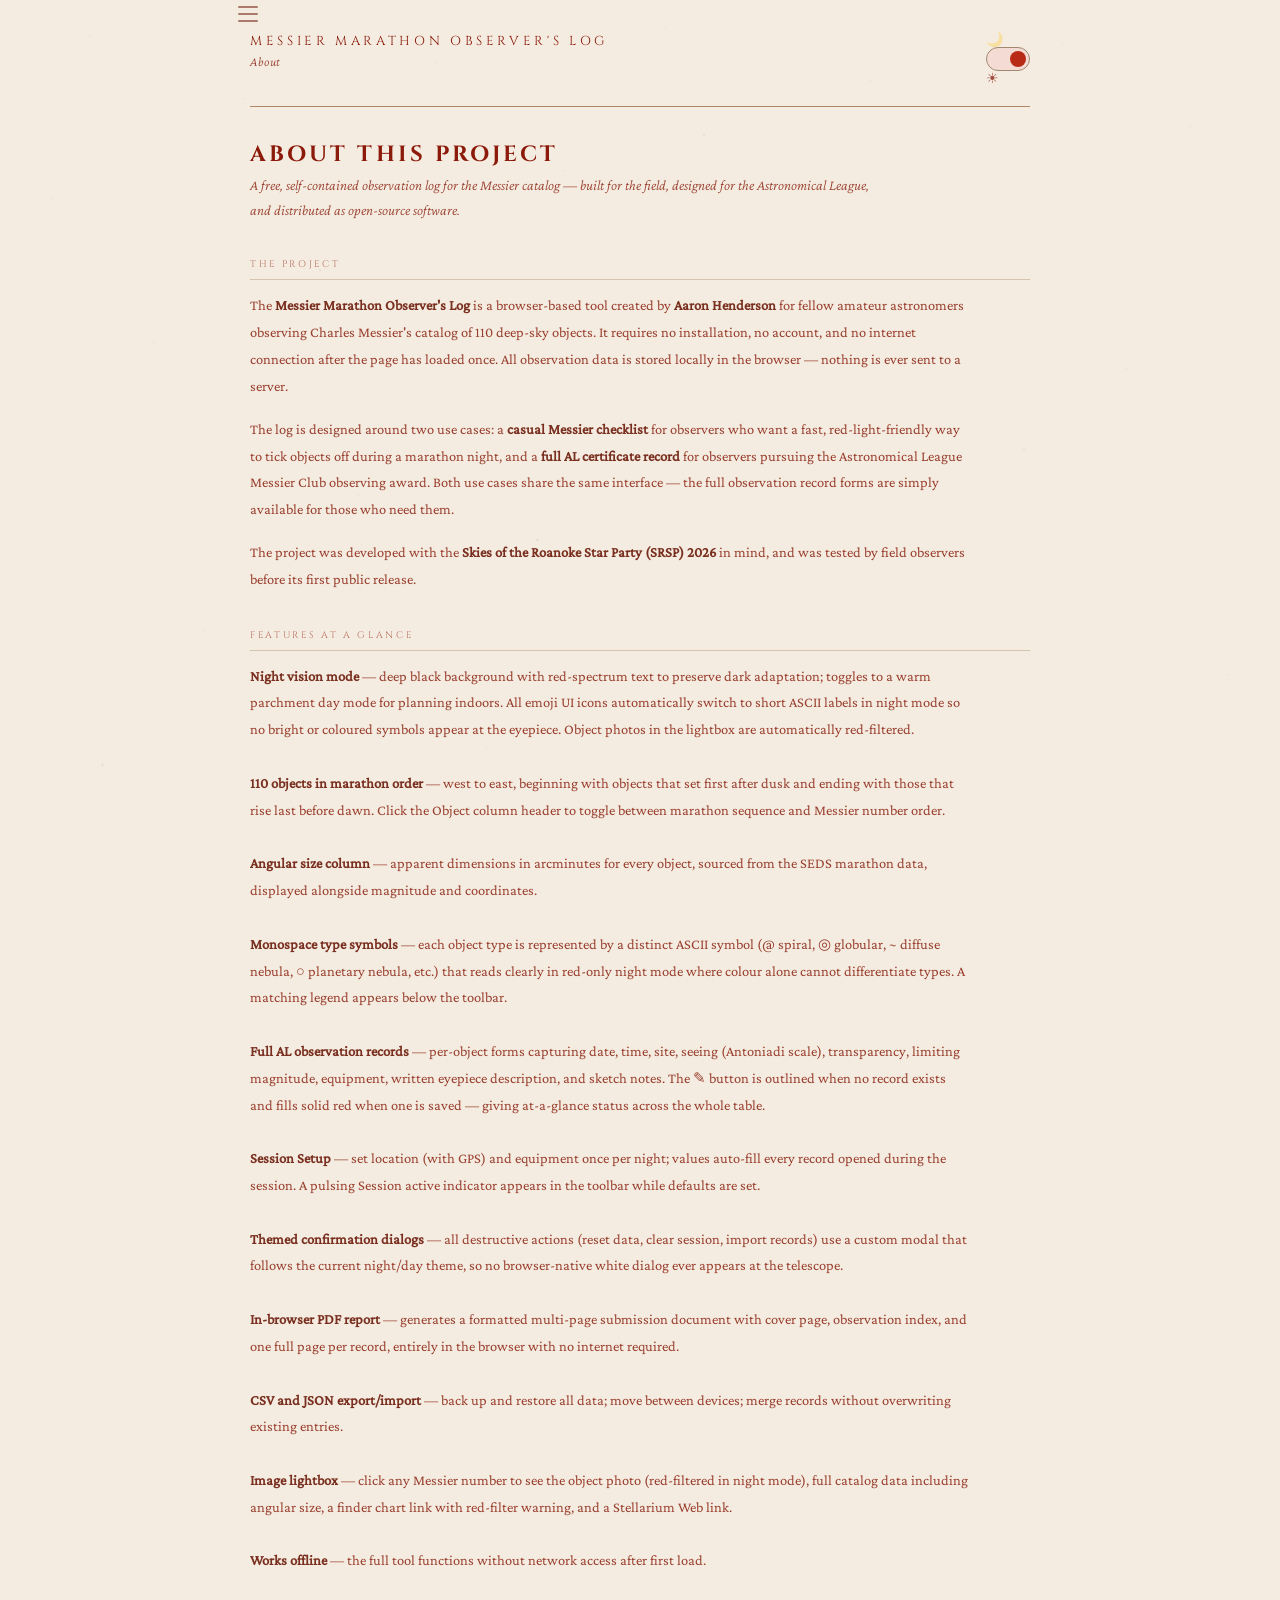
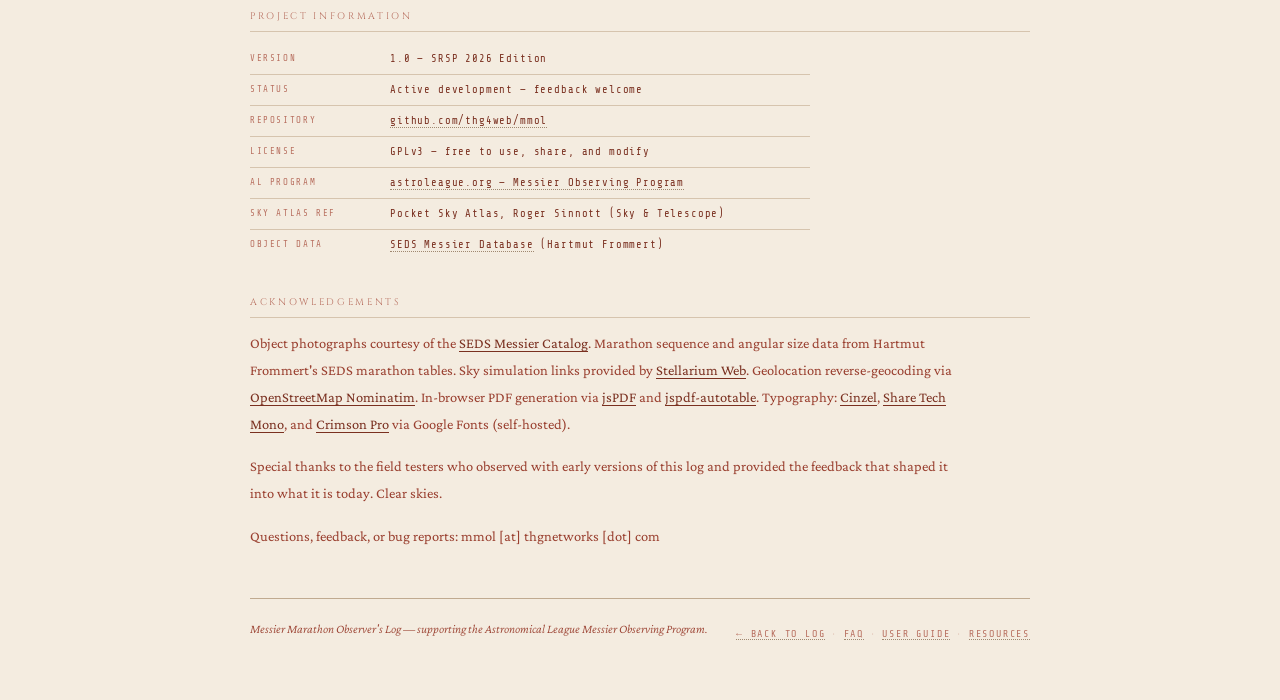
<file: docs/about.html>
<!DOCTYPE html>
<html lang="en" data-theme="night">
<head>
<script>
(function(){var m=localStorage.getItem('mm_mode'),t=localStorage.getItem('mm_theme');document.documentElement.setAttribute('data-theme',m==='night'?'night':(t==='dark'?'dark':'light'));})();
</script>
<meta charset="UTF-8">
<meta name="viewport" content="width=device-width, initial-scale=1.0">
<title>About — Messier Marathon Observer's Log</title>
<style>
@font-face { font-family: "Cinzel"; src: url("../fonts/Cinzel-Regular.ttf") format("truetype"); font-weight: 400; font-display: swap; }
@font-face { font-family: "Cinzel"; src: url("../fonts/Cinzel-SemiBold.ttf") format("truetype"); font-weight: 600; font-display: swap; }
@font-face { font-family: "Cinzel"; src: url("../fonts/Cinzel-Bold.ttf") format("truetype"); font-weight: 700; font-display: swap; }
@font-face { font-family: "Share Tech Mono"; src: url("../fonts/ShareTechMono-Regular.ttf") format("truetype"); font-weight: 400; font-display: swap; }
@font-face { font-family: "Crimson Pro"; src: url("../fonts/CrimsonPro-Light.ttf") format("truetype"); font-weight: 300; font-display: swap; }
@font-face { font-family: "Crimson Pro"; src: url("../fonts/CrimsonPro-Regular.ttf") format("truetype"); font-weight: 400; font-display: swap; }
@font-face { font-family: "Crimson Pro"; src: url("../fonts/CrimsonPro-LightItalic.ttf") format("truetype"); font-weight: 300; font-style: italic; font-display: swap; }
</style>
<link rel="stylesheet" href="../css/mm-shared.css">
<style>

.about-heading {
  font-family: 'Cinzel', serif; font-size: 22px; letter-spacing: .14em;
  color: var(--text-head); text-transform: uppercase; margin-bottom: 6px; transition: color .3s;
}
.about-intro {
  font-family: 'Crimson Pro', serif; font-style: italic; font-size: 14.5px;
  color: var(--text-meta); line-height: 1.7; margin-bottom: 36px;
  max-width: 640px; transition: color .3s;
}
.about-section-title {
  font-family: 'Cinzel', serif; font-size: 9.5px; letter-spacing: .28em;
  text-transform: uppercase; color: var(--text-dim); margin: 36px 0 12px;
  padding-bottom: 8px; border-bottom: 1px solid var(--border);
  transition: color .3s, border-color .3s;
}
.about-body {
  font-family: 'Crimson Pro', serif; font-size: 14.5px; line-height: 1.85;
  color: var(--text-meta); max-width: 720px; margin-bottom: 16px; transition: color .3s;
}
.about-body strong { color: var(--text-sub); font-weight: 600; }
.about-body a { color: var(--text-sub); text-underline-offset: 3px; transition: color .2s; }
.about-body a:hover { color: var(--text-data); }

.about-meta-table { width: 100%; max-width: 560px; border-collapse: collapse; margin-bottom: 28px; }
.about-meta-table td {
  font-family: 'Share Tech Mono', monospace; font-size: 10.5px; letter-spacing: .08em;
  padding: 9px 0; border-bottom: 1px solid var(--border); vertical-align: top;
  transition: color .3s, border-color .3s;
}
.about-meta-table td:first-child {
  color: var(--text-dim); text-transform: uppercase; letter-spacing: .18em;
  font-size: 9px; width: 140px; padding-right: 20px;
}
.about-meta-table td:last-child { color: var(--text-sub); }
.about-meta-table tr:last-child td { border-bottom: none; }
.about-meta-table a { color: inherit; text-decoration: none; border-bottom: 1px dotted var(--border3); transition: color .2s; }
.about-meta-table a:hover { color: var(--text-data); }

.page-footer {
  margin-top: 48px; padding-top: 20px; border-top: 1px solid var(--border2);
  display: flex; justify-content: space-between; align-items: flex-end;
  flex-wrap: wrap; gap: 12px; transition: border-color .3s;
}
@media (max-width: 700px) { .page-footer { flex-direction: column; align-items: flex-start; } }

/* ════════ HAMBURGER NAV MENU ════════ */
.nav-menu-wrap { position: absolute; top: 0; left: 0; z-index: 500; }
.nav-menu-btn {
  background: none; border: none; cursor: pointer; padding: 6px 8px;
  display: flex; flex-direction: column; gap: 5px; opacity: .6; transition: opacity .2s;
}
.nav-menu-btn:hover, .nav-menu-btn.open { opacity: 1; }
.nav-menu-btn .bar {
  display: block; width: 20px; height: 2px; background: var(--text-sub);
  border-radius: 1px; transition: background .3s, transform .2s, opacity .2s;
}
.nav-menu-btn.open .bar:nth-child(1) { transform: translateY(7px) rotate(45deg); }
.nav-menu-btn.open .bar:nth-child(2) { opacity: 0; }
.nav-menu-btn.open .bar:nth-child(3) { transform: translateY(-7px) rotate(-45deg); }
.nav-menu-dropdown {
  display: none; position: absolute; top: calc(100% + 4px); left: 0;
  min-width: 180px; background: var(--bg2); border: 1px solid var(--border2);
  padding: 4px 0; z-index: 600;
}
.nav-menu-dropdown.open { display: block; }
.nav-menu-link {
  display: block; padding: 10px 18px; font-family: 'Share Tech Mono', monospace;
  font-size: 10px; letter-spacing: .18em; text-transform: uppercase; color: var(--text-dim);
  text-decoration: none; border-bottom: 1px solid var(--border); transition: color .15s, background .15s;
}
.nav-menu-link:last-child { border-bottom: none; }
.nav-menu-link:hover { color: var(--text-data); background: var(--bg2); }


</style>
</head>
<body>
<div class="wrapper-prose">

  <!-- HAMBURGER NAV MENU -->
  <div class="nav-menu-wrap">
    <button class="nav-menu-btn" id="navMenuBtn" aria-label="Site navigation">
      <span class="bar"></span><span class="bar"></span><span class="bar"></span>
    </button>
    <div class="nav-menu-dropdown" id="navMenuDropdown">
      <a href="../index.html" class="nav-menu-link">Log</a>
      <a href="../docs/about.html" class="nav-menu-link disabled">About</a>
      <a href="../docs/faq.html" class="nav-menu-link">FAQ</a>
      <a href="../docs/resources.html" class="nav-menu-link">Resources</a>
      <a href="../docs/user-guide.html" class="nav-menu-link">User Guide</a>
      <a href="https://github.com/thg4web/mmol" target="_blank" rel="noopener" class="nav-menu-link">Project Home ↗</a>
    </div>
  </div>

  <header class="page-header">
    <div class="header-left">
      <div class="site-title"><a href="../index.html">Messier Marathon Observer's Log</a></div>
      <div class="page-subtitle">About</div>
    </div>
    <div class="theme-toggle" id="themeToggle" title="Toggle day/night mode">
      <span class="theme-icon moon">🌙</span>
      <div class="toggle-pill"></div>
      <span class="theme-icon sun">☀</span>
    </div>
  </header>

  <h1 class="about-heading">About This Project</h1>
  <p class="about-intro">A free, self-contained observation log for the Messier catalog — built for the field, designed for the Astronomical League, and distributed as open-source software.</p>


  <div class="about-section-title">The Project</div>

  <p class="about-body">
    The <strong>Messier Marathon Observer's Log</strong> is a browser-based tool created by <strong>Aaron Henderson</strong> for fellow amateur astronomers observing Charles Messier's catalog of 110 deep-sky objects. It requires no installation, no account, and no internet connection after the page has loaded once. All observation data is stored locally in the browser — nothing is ever sent to a server.
  </p>
  <p class="about-body">
    The log is designed around two use cases: a <strong>casual Messier checklist</strong> for observers who want a fast, red-light-friendly way to tick objects off during a marathon night, and a <strong>full AL certificate record</strong> for observers pursuing the Astronomical League Messier Club observing award. Both use cases share the same interface — the full observation record forms are simply available for those who need them.
  </p>
  <p class="about-body">
    The project was developed with the <strong>Skies of the Roanoke Star Party (SRSP) 2026</strong> in mind, and was tested by field observers before its first public release.
  </p>


  <div class="about-section-title">Features at a Glance</div>

  <p class="about-body">
    <strong>Night vision mode</strong> — deep black background with red-spectrum text to preserve dark adaptation; toggles to a warm parchment day mode for planning indoors. All emoji UI icons automatically switch to short ASCII labels in night mode so no bright or coloured symbols appear at the eyepiece. Object photos in the lightbox are automatically red-filtered.<br><br>
    <strong>110 objects in marathon order</strong> — west to east, beginning with objects that set first after dusk and ending with those that rise last before dawn. Click the Object column header to toggle between marathon sequence and Messier number order.<br><br>
    <strong>Angular size column</strong> — apparent dimensions in arcminutes for every object, sourced from the SEDS marathon data, displayed alongside magnitude and coordinates.<br><br>
    <strong>Monospace type symbols</strong> — each object type is represented by a distinct ASCII symbol (@&nbsp;spiral, ◎&nbsp;globular, ~&nbsp;diffuse nebula, ○&nbsp;planetary nebula, etc.) that reads clearly in red-only night mode where colour alone cannot differentiate types. A matching legend appears below the toolbar.<br><br>
    <strong>Full AL observation records</strong> — per-object forms capturing date, time, site, seeing (Antoniadi scale), transparency, limiting magnitude, equipment, written eyepiece description, and sketch notes. The ✎ button is outlined when no record exists and fills solid red when one is saved — giving at-a-glance status across the whole table.<br><br>
    <strong>Session Setup</strong> — set location (with GPS) and equipment once per night; values auto-fill every record opened during the session. A pulsing Session active indicator appears in the toolbar while defaults are set.<br><br>
    <strong>Themed confirmation dialogs</strong> — all destructive actions (reset data, clear session, import records) use a custom modal that follows the current night/day theme, so no browser-native white dialog ever appears at the telescope.<br><br>
    <strong>In-browser PDF report</strong> — generates a formatted multi-page submission document with cover page, observation index, and one full page per record, entirely in the browser with no internet required.<br><br>
    <strong>CSV and JSON export/import</strong> — back up and restore all data; move between devices; merge records without overwriting existing entries.<br><br>
    <strong>Image lightbox</strong> — click any Messier number to see the object photo (red-filtered in night mode), full catalog data including angular size, a finder chart link with red-filter warning, and a Stellarium Web link.<br><br>
    <strong>Works offline</strong> — the full tool functions without network access after first load.
  </p>


  <div class="about-section-title">Project Information</div>

  <table class="about-meta-table">
    <tr><td>Version</td><td>1.0 — SRSP 2026 Edition</td></tr>
    <tr><td>Status</td><td>Active development — feedback welcome</td></tr>
    <tr><td>Repository</td><td><a href="https://github.com/thg4web/mmol" target="_blank" rel="noopener">github.com/thg4web/mmol</a></td></tr>
    <tr><td>License</td><td>GPLv3 — free to use, share, and modify</td></tr>
    <tr><td>AL Program</td><td><a href="https://www.astroleague.org/messier-observing-program/" target="_blank" rel="noopener">astroleague.org — Messier Observing Program</a></td></tr>
    <tr><td>Sky Atlas Ref</td><td>Pocket Sky Atlas, Roger Sinnott (Sky &amp; Telescope)</td></tr>
    <tr><td>Object Data</td><td><a href="http://www.messier.seds.org/" target="_blank" rel="noopener">SEDS Messier Database</a> (Hartmut Frommert)</td></tr>
  </table>


  <div class="about-section-title">Acknowledgements</div>

  <p class="about-body">
    Object photographs courtesy of the <a href="http://www.messier.seds.org/" target="_blank" rel="noopener">SEDS Messier Catalog</a>.
    Marathon sequence and angular size data from Hartmut Frommert's SEDS marathon tables.
    Sky simulation links provided by <a href="https://stellarium-web.org" target="_blank" rel="noopener">Stellarium Web</a>.
    Geolocation reverse-geocoding via <a href="https://nominatim.openstreetmap.org" target="_blank" rel="noopener">OpenStreetMap Nominatim</a>.
    In-browser PDF generation via <a href="https://github.com/parallax/jsPDF" target="_blank" rel="noopener">jsPDF</a> and <a href="https://github.com/simonbengtsson/jsPDF-AutoTable" target="_blank" rel="noopener">jspdf-autotable</a>.
    Typography: <a href="https://fonts.google.com/specimen/Cinzel" target="_blank" rel="noopener">Cinzel</a>, <a href="https://fonts.google.com/specimen/Share+Tech+Mono" target="_blank" rel="noopener">Share Tech Mono</a>, and <a href="https://fonts.google.com/specimen/Crimson+Pro" target="_blank" rel="noopener">Crimson Pro</a> via Google Fonts (self-hosted).
  </p>
  <p class="about-body">
    Special thanks to the field testers who observed with early versions of this log and provided the feedback that shaped it into what it is today. Clear skies.
  </p>
  <p class="about-body">
    Questions, feedback, or bug reports: mmol [at] thgnetworks [dot] com
  </p>


  <!-- FOOTER -->
  <footer class="page-footer">
    <div class="footer-note">
      Messier Marathon Observer's Log — supporting the Astronomical League Messier Observing Program.
    </div>
    <div class="footer-sig">
      <a href="../index.html" class="nav-link">← Back to Log</a> &nbsp;·&nbsp;
      <a href="faq.html" class="nav-link">FAQ</a> &nbsp;·&nbsp;
      <a href="user-guide.html" class="nav-link">User Guide</a> &nbsp;·&nbsp;
      <a href="resources.html" class="nav-link">Resources</a>
    </div>
  </footer>

</div><!-- /wrapper-prose -->

<script>
// ── Theme persistence ─────────────────────────────────────────
const root   = document.documentElement;
const toggle = document.getElementById('themeToggle');
toggle.addEventListener('click', () => {
  const cur = root.getAttribute('data-theme');
  if (cur === 'night') {
    const dayTheme = localStorage.getItem('mm_theme') === 'dark' ? 'dark' : 'light';
    root.setAttribute('data-theme', dayTheme);
    localStorage.setItem('mm_mode', 'day');
  } else {
    root.setAttribute('data-theme', 'night');
    localStorage.setItem('mm_mode', 'night');
  }
});

// ── Hamburger nav menu ────────────────────────────────────────
const navMenuBtn      = document.getElementById('navMenuBtn');
const navMenuDropdown = document.getElementById('navMenuDropdown');
navMenuBtn.addEventListener('click', function(e) {
  e.stopPropagation();
  const isOpen = navMenuDropdown.classList.toggle('open');
  navMenuBtn.classList.toggle('open', isOpen);
});
navMenuDropdown.addEventListener('click', function(e) { e.stopPropagation(); });
document.addEventListener('click', function() {
  navMenuDropdown.classList.remove('open');
  navMenuBtn.classList.remove('open');
});
</script>
</body>
</html>
</file>
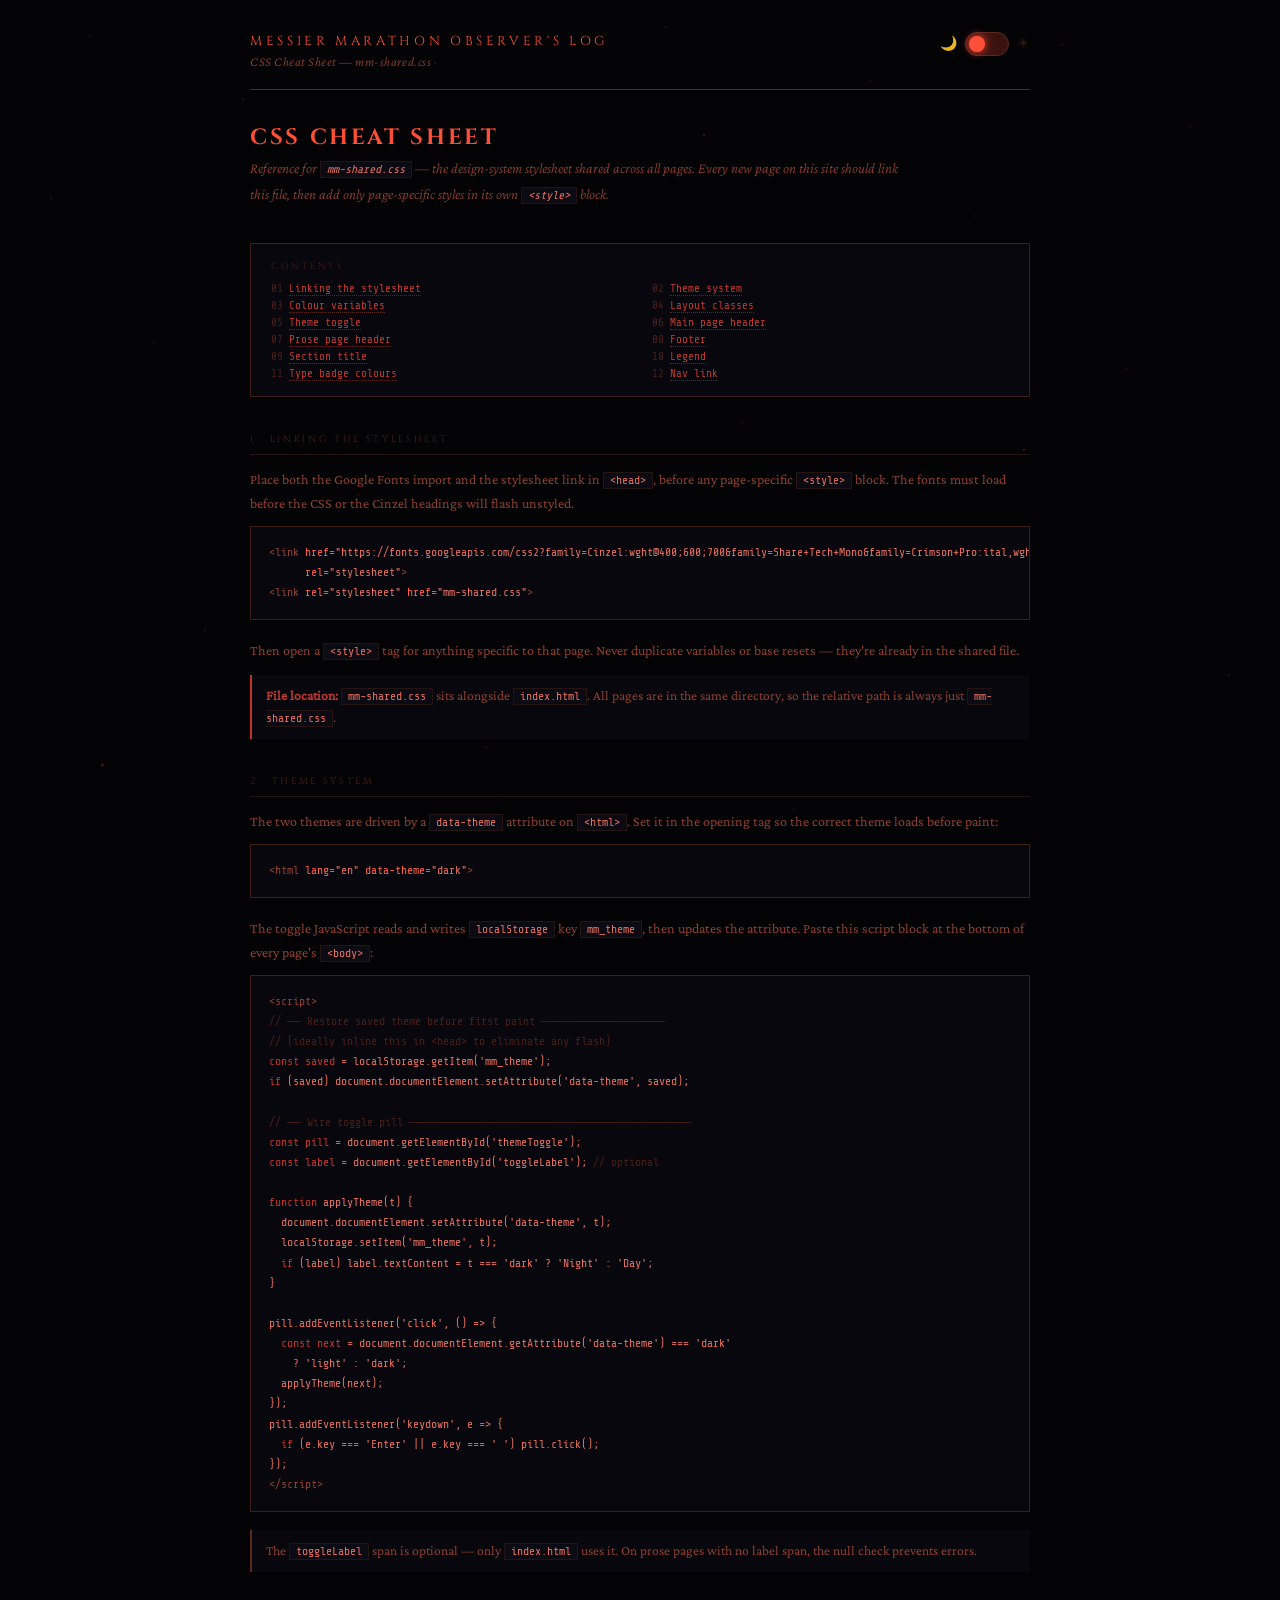
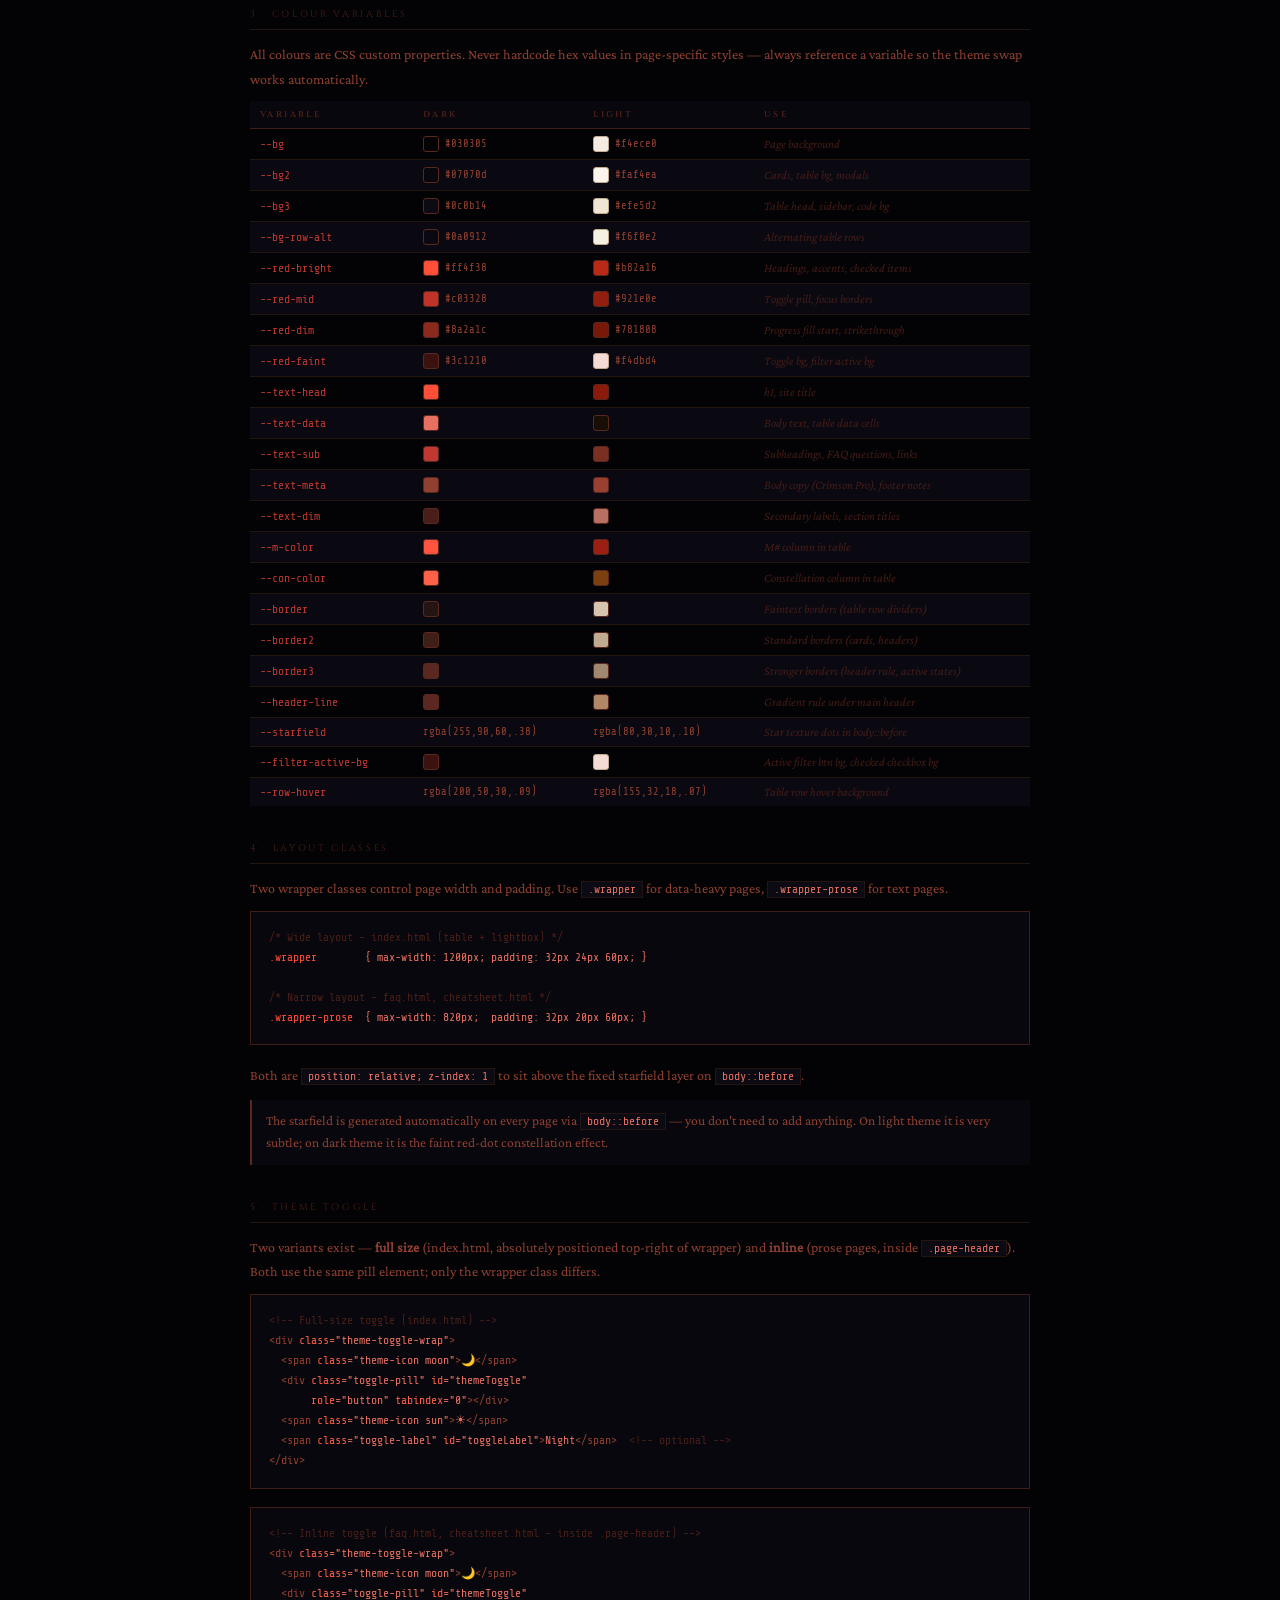
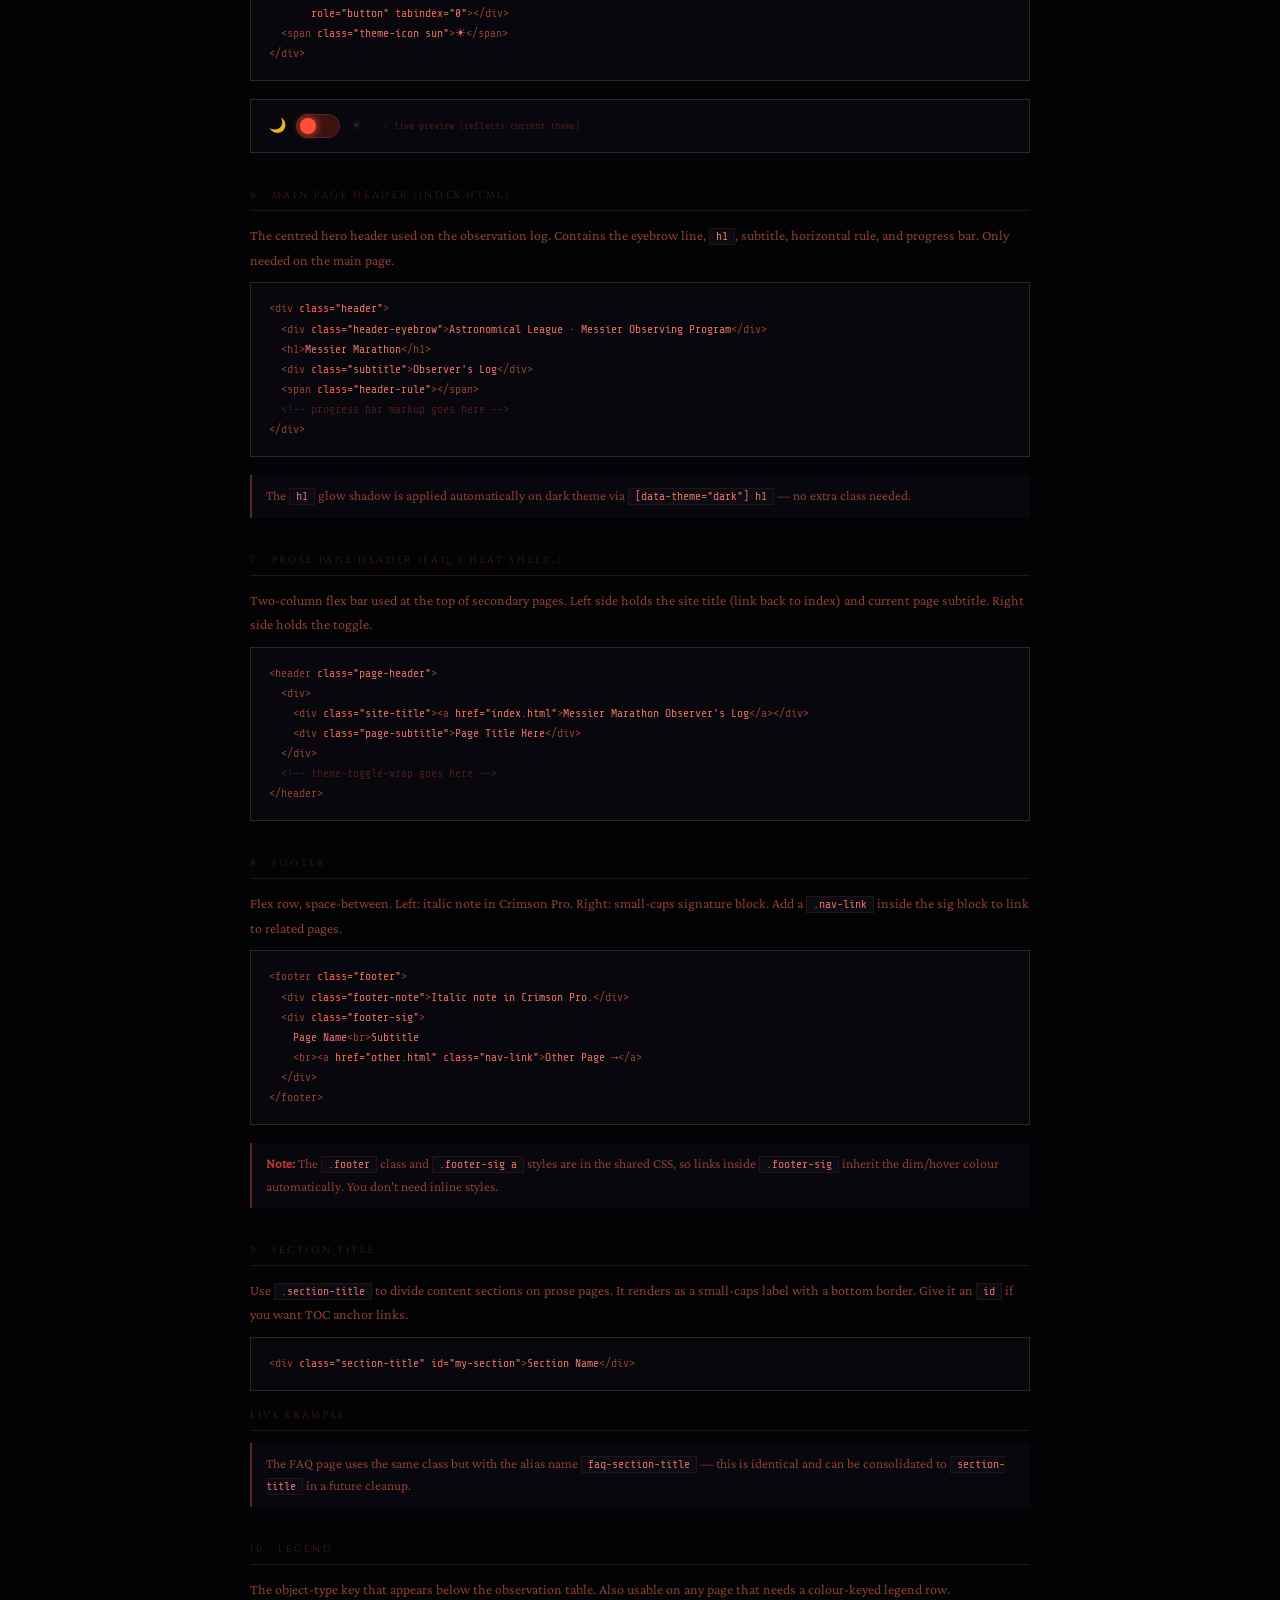
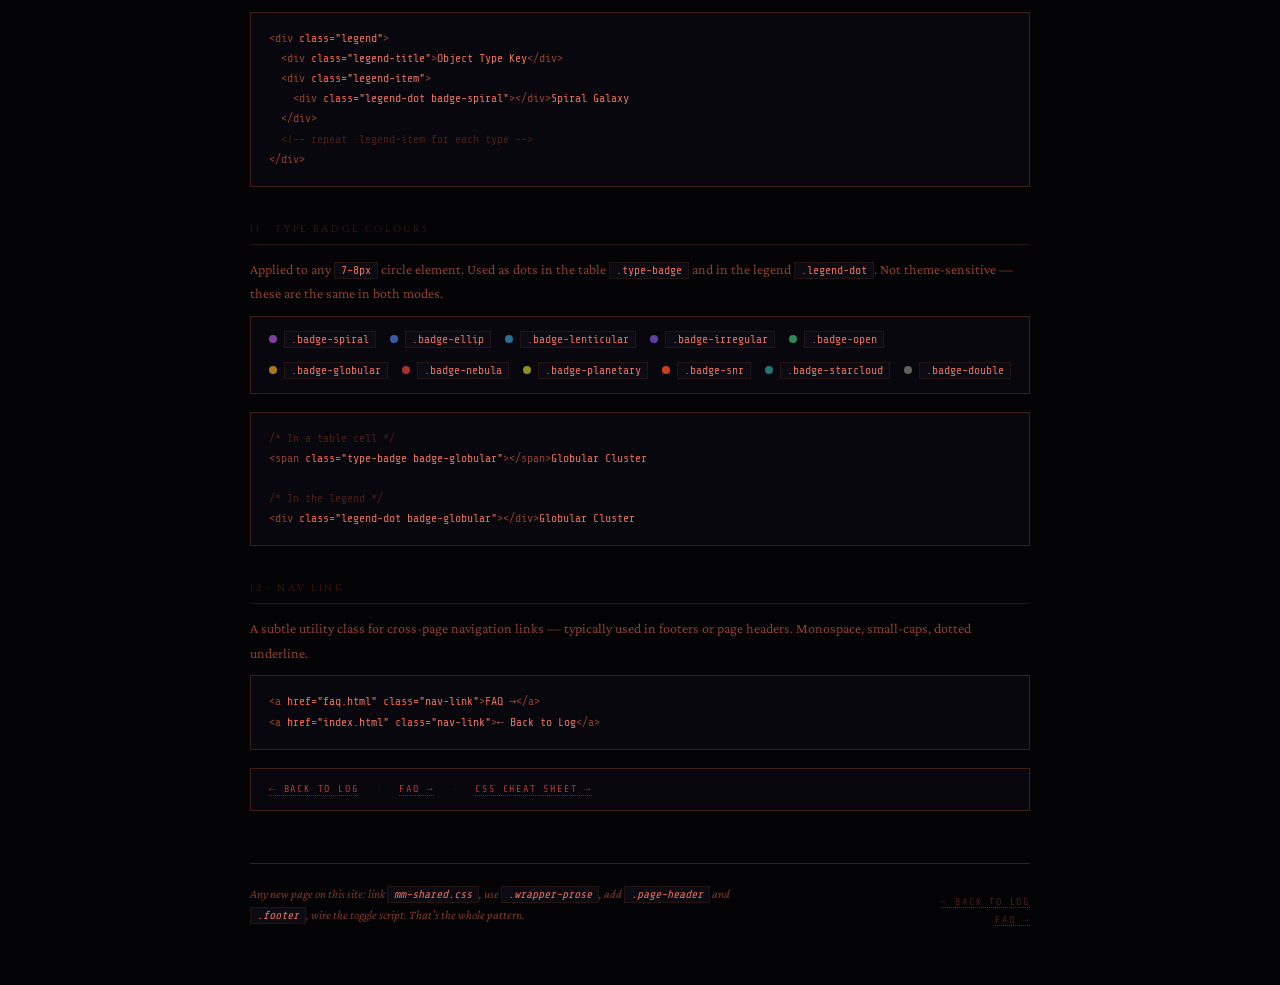
<file: docs/cheatsheet.html>
<!DOCTYPE html>
<html lang="en" data-theme="dark">
<head>
<meta charset="UTF-8">
<meta name="viewport" content="width=device-width, initial-scale=1.0">
<title>CSS Cheat Sheet — Messier Marathon Observer's Log</title>
<style>
@font-face { font-family: "Cinzel"; src: url("../fonts/Cinzel-Regular.ttf") format("truetype"); font-weight: 400; font-display: swap; }
@font-face { font-family: "Cinzel"; src: url("../fonts/Cinzel-SemiBold.ttf") format("truetype"); font-weight: 600; font-display: swap; }
@font-face { font-family: "Cinzel"; src: url("../fonts/Cinzel-Bold.ttf") format("truetype"); font-weight: 700; font-display: swap; }
@font-face { font-family: "Share Tech Mono"; src: url("../fonts/ShareTechMono-Regular.ttf") format("truetype"); font-weight: 400; font-display: swap; }
@font-face { font-family: "Crimson Pro"; src: url("../fonts/CrimsonPro-Light.ttf") format("truetype"); font-weight: 300; font-display: swap; }
@font-face { font-family: "Crimson Pro"; src: url("../fonts/CrimsonPro-Regular.ttf") format("truetype"); font-weight: 400; font-display: swap; }
@font-face { font-family: "Crimson Pro"; src: url("../fonts/CrimsonPro-LightItalic.ttf") format("truetype"); font-weight: 300; font-style: italic; font-display: swap; }
</style>
<link rel="stylesheet" href="../mm-shared.css">
<style>

/* ═══════════════════════════════
   CHEAT SHEET – PAGE-SPECIFIC
   ═══════════════════════════════ */

/* ── Code blocks ── */
code {
  font-family: 'Share Tech Mono', monospace;
  font-size: 11.5px;
  background: var(--bg3);
  border: 1px solid var(--border);
  color: var(--text-data);
  padding: 1px 6px;
  transition: background .3s, border-color .3s, color .3s;
}
pre {
  background: var(--bg2);
  border: 1px solid var(--border2);
  color: var(--text-data);
  font-family: 'Share Tech Mono', monospace;
  font-size: 11.5px;
  line-height: 1.75;
  padding: 16px 18px;
  overflow-x: auto;
  margin: 10px 0 18px;
  transition: background .3s, border-color .3s, color .3s;
}
pre .cm  { color: var(--text-dim);  }  /* comment */
pre .pr  { color: var(--red-mid);   }  /* property */
pre .va  { color: var(--text-sub);  }  /* css var name */
pre .vv  { color: var(--text-data); }  /* value */
pre .cl  { color: var(--red-bright);}  /* class selector */
pre .at  { color: var(--con-color); }  /* attribute */
pre .kw  { color: var(--text-meta); }  /* keyword / tag */

/* ── Prose ── */
.cs-intro {
  font-family: 'Crimson Pro', serif;
  font-style: italic;
  font-size: 14.5px;
  color: var(--text-meta);
  line-height: 1.75;
  margin-bottom: 36px;
  max-width: 660px;
  transition: color .3s;
}
.cs-body p {
  font-family: 'Crimson Pro', serif;
  font-size: 14px;
  color: var(--text-meta);
  line-height: 1.75;
  margin-bottom: 10px;
  transition: color .3s;
}
.cs-body p:last-child { margin-bottom: 0; }
.cs-body a { color: var(--text-sub); text-underline-offset: 3px; }
.cs-body a:hover { color: var(--text-data); }

/* ── Var table ── */
.var-table {
  width: 100%;
  border-collapse: collapse;
  margin-bottom: 18px;
  font-family: 'Share Tech Mono', monospace;
  font-size: 11.5px;
}
.var-table th {
  font-family: 'Cinzel', serif;
  font-size: 8.5px;
  letter-spacing: .28em;
  text-transform: uppercase;
  color: var(--text-dim);
  padding: 8px 10px;
  text-align: left;
  border-bottom: 1px solid var(--border2);
  background: var(--bg2);
  position: static;
  z-index: auto;
  white-space: nowrap;
  transition: color .3s, background .3s, border-color .3s;
}
.var-table td {
  padding: 7px 10px;
  border-bottom: 1px solid var(--border);
  vertical-align: middle;
  transition: border-color .3s;
}
.var-table tr:last-child td { border-bottom: none; }
.var-table tr:nth-child(even) td { background: var(--bg-row-alt); }
.var-name  { color: var(--text-sub); }
.var-val   { color: var(--text-meta); font-size: 10.5px; }
.var-desc  { font-family: 'Crimson Pro', serif; font-style: italic; color: var(--text-dim); font-size: 12.5px; }
.swatch-cell { width: 20px; }
.swatch {
  width: 16px; height: 16px; border-radius: 3px;
  border: 1px solid var(--border3);
  display: inline-block; vertical-align: middle;
}

/* ── Class pills ── */
.pill-grid {
  display: flex;
  flex-wrap: wrap;
  gap: 8px;
  margin: 10px 0 18px;
}
.pill {
  font-family: 'Share Tech Mono', monospace;
  font-size: 10.5px;
  color: var(--text-sub);
  background: var(--bg3);
  border: 1px solid var(--border2);
  padding: 4px 10px;
  letter-spacing: .06em;
  transition: background .3s, border-color .3s, color .3s;
}

/* ── Live demo row ── */
.demo-row {
  display: flex;
  flex-wrap: wrap;
  gap: 10px;
  align-items: center;
  margin: 10px 0 18px;
  padding: 14px 18px;
  background: var(--bg2);
  border: 1px solid var(--border2);
  transition: background .3s, border-color .3s;
}
.demo-badge-row {
  display: flex;
  flex-wrap: wrap;
  gap: 14px;
  align-items: center;
  margin: 10px 0 18px;
  padding: 14px 18px;
  background: var(--bg2);
  border: 1px solid var(--border2);
  transition: background .3s, border-color .3s;
}
.demo-badge-item {
  display: flex; align-items: center; gap: 7px;
  font-family: 'Share Tech Mono', monospace;
  font-size: 11px;
  color: var(--text-sub);
}
.demo-dot { width: 8px; height: 8px; border-radius: 50%; flex-shrink: 0; }

/* ── Callout boxes ── */
.callout {
  border-left: 2px solid var(--border3);
  padding: 10px 14px;
  margin: 12px 0 18px;
  background: var(--bg2);
  font-family: 'Crimson Pro', serif;
  font-size: 13.5px;
  color: var(--text-meta);
  line-height: 1.65;
  transition: all .3s;
}
.callout.note { border-color: var(--red-mid); }
.callout strong { color: var(--text-sub); }

/* ── TOC ── */
.toc {
  margin: 0 0 36px;
  padding: 16px 20px;
  background: var(--bg2);
  border: 1px solid var(--border2);
  transition: background .3s, border-color .3s;
}
.toc-title {
  font-family: 'Cinzel', serif;
  font-size: 9px;
  letter-spacing: .28em;
  text-transform: uppercase;
  color: var(--text-dim);
  margin-bottom: 10px;
}
.toc ol {
  list-style: none;
  counter-reset: toc;
  display: grid;
  grid-template-columns: 1fr 1fr;
  gap: 4px 24px;
}
@media (max-width: 540px) { .toc ol { grid-template-columns: 1fr; } }
.toc li {
  counter-increment: toc;
  font-family: 'Share Tech Mono', monospace;
  font-size: 11px;
  color: var(--text-dim);
}
.toc li::before {
  content: counter(toc, decimal-leading-zero) "  ";
  color: var(--text-dim);
}
.toc a {
  color: var(--text-sub);
  text-decoration: none;
  border-bottom: 1px dotted var(--border3);
  transition: color .15s;
}
.toc a:hover { color: var(--text-data); }

/* ── Page heading ── */
.cs-h1 {
  font-family: 'Cinzel', serif;
  font-size: 22px;
  letter-spacing: .12em;
  color: var(--text-head);
  text-transform: uppercase;
  margin-bottom: 6px;
  transition: color .3s;
}
[data-theme="dark"] .cs-h1 {
  text-shadow: 0 0 40px rgba(255,70,40,.25);
}

</style>
</head>
<body>
<div class="wrapper-prose">

  <!-- HEADER -->
  <header class="page-header">
    <div>
      <div class="site-title"><a href="index.html">Messier Marathon Observer's Log</a></div>
      <div class="page-subtitle">CSS Cheat Sheet — mm-shared.css</div>
    </div>
    <div class="theme-toggle-wrap">
      <span class="theme-icon moon">🌙</span>
      <div class="toggle-pill" id="themeToggle" role="button" aria-label="Toggle light/dark mode" tabindex="0"></div>
      <span class="theme-icon sun">☀</span>
    </div>
  </header>

  <h1 class="cs-h1">CSS Cheat Sheet</h1>
  <p class="cs-intro">
    Reference for <code>mm-shared.css</code> — the design-system stylesheet shared across all pages.
    Every new page on this site should link this file, then add only page-specific styles in its own <code>&lt;style&gt;</code> block.
  </p>

  <!-- TOC -->
  <div class="toc">
    <div class="toc-title">Contents</div>
    <ol>
      <li><a href="#linking">Linking the stylesheet</a></li>
      <li><a href="#themes">Theme system</a></li>
      <li><a href="#color-vars">Colour variables</a></li>
      <li><a href="#layout">Layout classes</a></li>
      <li><a href="#toggle">Theme toggle</a></li>
      <li><a href="#header-main">Main page header</a></li>
      <li><a href="#header-prose">Prose page header</a></li>
      <li><a href="#footer">Footer</a></li>
      <li><a href="#section-title">Section title</a></li>
      <li><a href="#legend">Legend</a></li>
      <li><a href="#badges">Type badge colours</a></li>
      <li><a href="#nav-link">Nav link</a></li>
    </ol>
  </div>

  <div class="cs-body">

    <!-- ══ 1. LINKING ══ -->
    <div class="section-title" id="linking">1 · Linking the Stylesheet</div>

    <p>Place both the Google Fonts import and the stylesheet link in <code>&lt;head&gt;</code>, before any page-specific <code>&lt;style&gt;</code> block. The fonts must load before the CSS or the Cinzel headings will flash unstyled.</p>

<pre><span class="kw">&lt;link</span> <span class="at">href</span>=<span class="vv">"https://fonts.googleapis.com/css2?family=Cinzel:wght@400;600;700&amp;family=Share+Tech+Mono&amp;family=Crimson+Pro:ital,wght@0,300;0,400;1,300&amp;display=swap"</span>
      <span class="at">rel</span>=<span class="vv">"stylesheet"</span><span class="kw">&gt;</span>
<span class="kw">&lt;link</span> <span class="at">rel</span>=<span class="vv">"stylesheet"</span> <span class="at">href</span>=<span class="vv">"mm-shared.css"</span><span class="kw">&gt;</span></pre>

    <p>Then open a <code>&lt;style&gt;</code> tag for anything specific to that page. Never duplicate variables or base resets — they're already in the shared file.</p>

    <div class="callout note">
      <strong>File location:</strong> <code>mm-shared.css</code> sits alongside <code>index.html</code>. All pages are in the same directory, so the relative path is always just <code>mm-shared.css</code>.
    </div>


    <!-- ══ 2. THEMES ══ -->
    <div class="section-title" id="themes">2 · Theme System</div>

    <p>The two themes are driven by a <code>data-theme</code> attribute on <code>&lt;html&gt;</code>. Set it in the opening tag so the correct theme loads before paint:</p>

<pre><span class="kw">&lt;html</span> <span class="at">lang</span>=<span class="vv">"en"</span> <span class="at">data-theme</span>=<span class="vv">"dark"</span><span class="kw">&gt;</span></pre>

    <p>The toggle JavaScript reads and writes <code>localStorage</code> key <code>mm_theme</code>, then updates the attribute. Paste this script block at the bottom of every page's <code>&lt;body&gt;</code>:</p>

<pre><span class="kw">&lt;script&gt;</span>
<span class="cm">// ── Restore saved theme before first paint ──────────────────</span>
<span class="cm">// (ideally inline this in &lt;head&gt; to eliminate any flash)</span>
<span class="pr">const</span> <span class="va">saved</span> = localStorage.<span class="vv">getItem</span>(<span class="vv">'mm_theme'</span>);
<span class="pr">if</span> (saved) document.documentElement.setAttribute(<span class="vv">'data-theme'</span>, saved);

<span class="cm">// ── Wire toggle pill ─────────────────────────────────────────</span>
<span class="pr">const</span> <span class="va">pill</span> = document.<span class="vv">getElementById</span>(<span class="vv">'themeToggle'</span>);
<span class="pr">const</span> <span class="va">label</span> = document.<span class="vv">getElementById</span>(<span class="vv">'toggleLabel'</span>); <span class="cm">// optional</span>

<span class="pr">function</span> <span class="vv">applyTheme</span>(t) {
  document.documentElement.setAttribute(<span class="vv">'data-theme'</span>, t);
  localStorage.<span class="vv">setItem</span>(<span class="vv">'mm_theme'</span>, t);
  <span class="pr">if</span> (label) label.textContent = t === <span class="vv">'dark'</span> ? <span class="vv">'Night'</span> : <span class="vv">'Day'</span>;
}

pill.<span class="vv">addEventListener</span>(<span class="vv">'click'</span>, () => {
  <span class="pr">const</span> <span class="va">next</span> = document.documentElement.getAttribute(<span class="vv">'data-theme'</span>) === <span class="vv">'dark'</span>
    ? <span class="vv">'light'</span> : <span class="vv">'dark'</span>;
  <span class="vv">applyTheme</span>(next);
});
pill.<span class="vv">addEventListener</span>(<span class="vv">'keydown'</span>, e => {
  <span class="pr">if</span> (e.key === <span class="vv">'Enter'</span> || e.key === <span class="vv">' '</span>) pill.<span class="vv">click</span>();
});
<span class="kw">&lt;/script&gt;</span></pre>

    <div class="callout">
      The <code>toggleLabel</code> span is optional — only <code>index.html</code> uses it. On prose pages with no label span, the null check prevents errors.
    </div>


    <!-- ══ 3. COLOUR VARIABLES ══ -->
    <div class="section-title" id="color-vars">3 · Colour Variables</div>

    <p>All colours are CSS custom properties. Never hardcode hex values in page-specific styles — always reference a variable so the theme swap works automatically.</p>

    <table class="var-table">
      <thead><tr><th>Variable</th><th>Dark</th><th>Light</th><th>Use</th></tr></thead>
      <tbody>
        <tr><td class="var-name">--bg</td><td class="var-val"><span class="swatch" style="background:#030305"></span> #030305</td><td class="var-val"><span class="swatch" style="background:#f4ece0;border-color:#c0aa90"></span> #f4ece0</td><td class="var-desc">Page background</td></tr>
        <tr><td class="var-name">--bg2</td><td class="var-val"><span class="swatch" style="background:#07070d"></span> #07070d</td><td class="var-val"><span class="swatch" style="background:#faf4ea;border-color:#c0aa90"></span> #faf4ea</td><td class="var-desc">Cards, table bg, modals</td></tr>
        <tr><td class="var-name">--bg3</td><td class="var-val"><span class="swatch" style="background:#0c0b14"></span> #0c0b14</td><td class="var-val"><span class="swatch" style="background:#efe5d2;border-color:#c0aa90"></span> #efe5d2</td><td class="var-desc">Table head, sidebar, code bg</td></tr>
        <tr><td class="var-name">--bg-row-alt</td><td class="var-val"><span class="swatch" style="background:#0a0912"></span> #0a0912</td><td class="var-val"><span class="swatch" style="background:#f6f0e2;border-color:#c0aa90"></span> #f6f0e2</td><td class="var-desc">Alternating table rows</td></tr>
        <tr><td class="var-name">--red-bright</td><td class="var-val"><span class="swatch" style="background:#ff4f38"></span> #ff4f38</td><td class="var-val"><span class="swatch" style="background:#b82a16"></span> #b82a16</td><td class="var-desc">Headings, accents, checked items</td></tr>
        <tr><td class="var-name">--red-mid</td><td class="var-val"><span class="swatch" style="background:#c03328"></span> #c03328</td><td class="var-val"><span class="swatch" style="background:#921e0e"></span> #921e0e</td><td class="var-desc">Toggle pill, focus borders</td></tr>
        <tr><td class="var-name">--red-dim</td><td class="var-val"><span class="swatch" style="background:#8a2a1c"></span> #8a2a1c</td><td class="var-val"><span class="swatch" style="background:#781808"></span> #781808</td><td class="var-desc">Progress fill start, strikethrough</td></tr>
        <tr><td class="var-name">--red-faint</td><td class="var-val"><span class="swatch" style="background:#3c1210"></span> #3c1210</td><td class="var-val"><span class="swatch" style="background:#f4dbd4;border-color:#c0aa90"></span> #f4dbd4</td><td class="var-desc">Toggle bg, filter active bg</td></tr>
        <tr><td class="var-name">--text-head</td><td class="var-val"><span class="swatch" style="background:#ff4f38"></span></td><td class="var-val"><span class="swatch" style="background:#8b1a0a"></span></td><td class="var-desc">h1, site title</td></tr>
        <tr><td class="var-name">--text-data</td><td class="var-val"><span class="swatch" style="background:#e87060"></span></td><td class="var-val"><span class="swatch" style="background:#180e04"></span></td><td class="var-desc">Body text, table data cells</td></tr>
        <tr><td class="var-name">--text-sub</td><td class="var-val"><span class="swatch" style="background:#c03830"></span></td><td class="var-val"><span class="swatch" style="background:#7a3020"></span></td><td class="var-desc">Subheadings, FAQ questions, links</td></tr>
        <tr><td class="var-name">--text-meta</td><td class="var-val"><span class="swatch" style="background:#904030"></span></td><td class="var-val"><span class="swatch" style="background:#9a4030"></span></td><td class="var-desc">Body copy (Crimson Pro), footer notes</td></tr>
        <tr><td class="var-name">--text-dim</td><td class="var-val"><span class="swatch" style="background:#4a1e18"></span></td><td class="var-val"><span class="swatch" style="background:#b87060"></span></td><td class="var-desc">Secondary labels, section titles</td></tr>
        <tr><td class="var-name">--m-color</td><td class="var-val"><span class="swatch" style="background:#ff5540"></span></td><td class="var-val"><span class="swatch" style="background:#9b2012"></span></td><td class="var-desc">M# column in table</td></tr>
        <tr><td class="var-name">--con-color</td><td class="var-val"><span class="swatch" style="background:#ff6048"></span></td><td class="var-val"><span class="swatch" style="background:#7a4010"></span></td><td class="var-desc">Constellation column in table</td></tr>
        <tr><td class="var-name">--border</td><td class="var-val"><span class="swatch" style="background:#251512"></span></td><td class="var-val"><span class="swatch" style="background:#d6c4ae"></span></td><td class="var-desc">Faintest borders (table row dividers)</td></tr>
        <tr><td class="var-name">--border2</td><td class="var-val"><span class="swatch" style="background:#3e1f18"></span></td><td class="var-val"><span class="swatch" style="background:#c0aa90"></span></td><td class="var-desc">Standard borders (cards, headers)</td></tr>
        <tr><td class="var-name">--border3</td><td class="var-val"><span class="swatch" style="background:#5a2820"></span></td><td class="var-val"><span class="swatch" style="background:#a08870"></span></td><td class="var-desc">Stronger borders (header rule, active states)</td></tr>
        <tr><td class="var-name">--header-line</td><td class="var-val"><span class="swatch" style="background:#5a2820"></span></td><td class="var-val"><span class="swatch" style="background:#b08868"></span></td><td class="var-desc">Gradient rule under main header</td></tr>
        <tr><td class="var-name">--starfield</td><td class="var-val">rgba(255,90,60,.38)</td><td class="var-val">rgba(80,30,10,.10)</td><td class="var-desc">Star texture dots in body::before</td></tr>
        <tr><td class="var-name">--filter-active-bg</td><td class="var-val"><span class="swatch" style="background:#3c1210"></span></td><td class="var-val"><span class="swatch" style="background:#f4dbd4;border-color:#c0aa90"></span></td><td class="var-desc">Active filter btn bg, checked checkbox bg</td></tr>
        <tr><td class="var-name">--row-hover</td><td class="var-val">rgba(200,50,30,.09)</td><td class="var-val">rgba(155,32,18,.07)</td><td class="var-desc">Table row hover background</td></tr>
      </tbody>
    </table>


    <!-- ══ 4. LAYOUT ══ -->
    <div class="section-title" id="layout">4 · Layout Classes</div>

    <p>Two wrapper classes control page width and padding. Use <code>.wrapper</code> for data-heavy pages, <code>.wrapper-prose</code> for text pages.</p>

<pre><span class="cm">/* Wide layout – index.html (table + lightbox) */</span>
<span class="cl">.wrapper</span>        { max-width: <span class="vv">1200px</span>; padding: <span class="vv">32px 24px 60px</span>; }

<span class="cm">/* Narrow layout – faq.html, cheatsheet.html */</span>
<span class="cl">.wrapper-prose</span>  { max-width: <span class="vv">820px</span>;  padding: <span class="vv">32px 20px 60px</span>; }</pre>

    <p>Both are <code>position: relative; z-index: 1</code> to sit above the fixed starfield layer on <code>body::before</code>.</p>

    <div class="callout">
      The starfield is generated automatically on every page via <code>body::before</code> — you don't need to add anything. On light theme it is very subtle; on dark theme it is the faint red-dot constellation effect.
    </div>


    <!-- ══ 5. TOGGLE ══ -->
    <div class="section-title" id="toggle">5 · Theme Toggle</div>

    <p>Two variants exist — <strong>full size</strong> (index.html, absolutely positioned top-right of wrapper) and <strong>inline</strong> (prose pages, inside <code>.page-header</code>). Both use the same pill element; only the wrapper class differs.</p>

<pre><span class="cm">&lt;!-- Full-size toggle (index.html) --&gt;</span>
<span class="kw">&lt;div</span> <span class="at">class</span>=<span class="vv">"theme-toggle-wrap"</span><span class="kw">&gt;</span>
  <span class="kw">&lt;span</span> <span class="at">class</span>=<span class="vv">"theme-icon moon"</span><span class="kw">&gt;</span>🌙<span class="kw">&lt;/span&gt;</span>
  <span class="kw">&lt;div</span> <span class="at">class</span>=<span class="vv">"toggle-pill"</span> <span class="at">id</span>=<span class="vv">"themeToggle"</span>
       <span class="at">role</span>=<span class="vv">"button"</span> <span class="at">tabindex</span>=<span class="vv">"0"</span><span class="kw">&gt;&lt;/div&gt;</span>
  <span class="kw">&lt;span</span> <span class="at">class</span>=<span class="vv">"theme-icon sun"</span><span class="kw">&gt;</span>☀<span class="kw">&lt;/span&gt;</span>
  <span class="kw">&lt;span</span> <span class="at">class</span>=<span class="vv">"toggle-label"</span> <span class="at">id</span>=<span class="vv">"toggleLabel"</span><span class="kw">&gt;</span>Night<span class="kw">&lt;/span&gt;</span>  <span class="cm">&lt;!-- optional --&gt;</span>
<span class="kw">&lt;/div&gt;</span></pre>

<pre><span class="cm">&lt;!-- Inline toggle (faq.html, cheatsheet.html – inside .page-header) --&gt;</span>
<span class="kw">&lt;div</span> <span class="at">class</span>=<span class="vv">"theme-toggle-wrap"</span><span class="kw">&gt;</span>
  <span class="kw">&lt;span</span> <span class="at">class</span>=<span class="vv">"theme-icon moon"</span><span class="kw">&gt;</span>🌙<span class="kw">&lt;/span&gt;</span>
  <span class="kw">&lt;div</span> <span class="at">class</span>=<span class="vv">"toggle-pill"</span> <span class="at">id</span>=<span class="vv">"themeToggle"</span>
       <span class="at">role</span>=<span class="vv">"button"</span> <span class="at">tabindex</span>=<span class="vv">"0"</span><span class="kw">&gt;&lt;/div&gt;</span>
  <span class="kw">&lt;span</span> <span class="at">class</span>=<span class="vv">"theme-icon sun"</span><span class="kw">&gt;</span>☀<span class="kw">&lt;/span&gt;</span>
<span class="kw">&lt;/div&gt;</span></pre>

    <div class="demo-row">
      <span class="theme-icon moon" style="font-size:14px">🌙</span>
      <div class="toggle-pill" style="pointer-events:none"></div>
      <span class="theme-icon sun" style="font-size:14px">☀</span>
      <span style="font-family:'Share Tech Mono',monospace;font-size:10px;color:var(--text-dim);margin-left:10px;">↑ live preview (reflects current theme)</span>
    </div>


    <!-- ══ 6. MAIN HEADER ══ -->
    <div class="section-title" id="header-main">6 · Main Page Header (index.html)</div>

    <p>The centred hero header used on the observation log. Contains the eyebrow line, <code>h1</code>, subtitle, horizontal rule, and progress bar. Only needed on the main page.</p>

<pre><span class="kw">&lt;div</span> <span class="at">class</span>=<span class="vv">"header"</span><span class="kw">&gt;</span>
  <span class="kw">&lt;div</span> <span class="at">class</span>=<span class="vv">"header-eyebrow"</span><span class="kw">&gt;</span>Astronomical League · Messier Observing Program<span class="kw">&lt;/div&gt;</span>
  <span class="kw">&lt;h1&gt;</span>Messier Marathon<span class="kw">&lt;/h1&gt;</span>
  <span class="kw">&lt;div</span> <span class="at">class</span>=<span class="vv">"subtitle"</span><span class="kw">&gt;</span>Observer's Log<span class="kw">&lt;/div&gt;</span>
  <span class="kw">&lt;span</span> <span class="at">class</span>=<span class="vv">"header-rule"</span><span class="kw">&gt;&lt;/span&gt;</span>
  <span class="cm">&lt;!-- progress bar markup goes here --&gt;</span>
<span class="kw">&lt;/div&gt;</span></pre>

    <div class="callout">
      The <code>h1</code> glow shadow is applied automatically on dark theme via <code>[data-theme="dark"] h1</code> — no extra class needed.
    </div>


    <!-- ══ 7. PROSE HEADER ══ -->
    <div class="section-title" id="header-prose">7 · Prose Page Header (faq, cheat sheet…)</div>

    <p>Two-column flex bar used at the top of secondary pages. Left side holds the site title (link back to index) and current page subtitle. Right side holds the toggle.</p>

<pre><span class="kw">&lt;header</span> <span class="at">class</span>=<span class="vv">"page-header"</span><span class="kw">&gt;</span>
  <span class="kw">&lt;div&gt;</span>
    <span class="kw">&lt;div</span> <span class="at">class</span>=<span class="vv">"site-title"</span><span class="kw">&gt;&lt;a</span> <span class="at">href</span>=<span class="vv">"index.html"</span><span class="kw">&gt;</span>Messier Marathon Observer's Log<span class="kw">&lt;/a&gt;&lt;/div&gt;</span>
    <span class="kw">&lt;div</span> <span class="at">class</span>=<span class="vv">"page-subtitle"</span><span class="kw">&gt;</span>Page Title Here<span class="kw">&lt;/div&gt;</span>
  <span class="kw">&lt;/div&gt;</span>
  <span class="cm">&lt;!-- theme-toggle-wrap goes here --&gt;</span>
<span class="kw">&lt;/header&gt;</span></pre>


    <!-- ══ 8. FOOTER ══ -->
    <div class="section-title" id="footer">8 · Footer</div>

    <p>Flex row, space-between. Left: italic note in Crimson Pro. Right: small-caps signature block. Add a <code>.nav-link</code> inside the sig block to link to related pages.</p>

<pre><span class="kw">&lt;footer</span> <span class="at">class</span>=<span class="vv">"footer"</span><span class="kw">&gt;</span>
  <span class="kw">&lt;div</span> <span class="at">class</span>=<span class="vv">"footer-note"</span><span class="kw">&gt;</span>Italic note in Crimson Pro.<span class="kw">&lt;/div&gt;</span>
  <span class="kw">&lt;div</span> <span class="at">class</span>=<span class="vv">"footer-sig"</span><span class="kw">&gt;</span>
    Page Name<span class="kw">&lt;br&gt;</span>Subtitle
    <span class="kw">&lt;br&gt;&lt;a</span> <span class="at">href</span>=<span class="vv">"other.html"</span> <span class="at">class</span>=<span class="vv">"nav-link"</span><span class="kw">&gt;</span>Other Page →<span class="kw">&lt;/a&gt;</span>
  <span class="kw">&lt;/div&gt;</span>
<span class="kw">&lt;/footer&gt;</span></pre>

    <div class="callout">
      <strong>Note:</strong> The <code>.footer</code> class and <code>.footer-sig a</code> styles are in the shared CSS, so links inside <code>.footer-sig</code> inherit the dim/hover colour automatically. You don't need inline styles.
    </div>


    <!-- ══ 9. SECTION TITLE ══ -->
    <div class="section-title" id="section-title">9 · Section Title</div>

    <p>Use <code>.section-title</code> to divide content sections on prose pages. It renders as a small-caps label with a bottom border. Give it an <code>id</code> if you want TOC anchor links.</p>

<pre><span class="kw">&lt;div</span> <span class="at">class</span>=<span class="vv">"section-title"</span> <span class="at">id</span>=<span class="vv">"my-section"</span><span class="kw">&gt;</span>Section Name<span class="kw">&lt;/div&gt;</span></pre>

    <div class="section-title" style="margin-top:10px">Live example</div>

    <div class="callout">
      The FAQ page uses the same class but with the alias name <code>faq-section-title</code> — this is identical and can be consolidated to <code>section-title</code> in a future cleanup.
    </div>


    <!-- ══ 10. LEGEND ══ -->
    <div class="section-title" id="legend">10 · Legend</div>

    <p>The object-type key that appears below the observation table. Also usable on any page that needs a colour-keyed legend row.</p>

<pre><span class="kw">&lt;div</span> <span class="at">class</span>=<span class="vv">"legend"</span><span class="kw">&gt;</span>
  <span class="kw">&lt;div</span> <span class="at">class</span>=<span class="vv">"legend-title"</span><span class="kw">&gt;</span>Object Type Key<span class="kw">&lt;/div&gt;</span>
  <span class="kw">&lt;div</span> <span class="at">class</span>=<span class="vv">"legend-item"</span><span class="kw">&gt;</span>
    <span class="kw">&lt;div</span> <span class="at">class</span>=<span class="vv">"legend-dot badge-spiral"</span><span class="kw">&gt;&lt;/div&gt;</span>Spiral Galaxy
  <span class="kw">&lt;/div&gt;</span>
  <span class="cm">&lt;!-- repeat .legend-item for each type --&gt;</span>
<span class="kw">&lt;/div&gt;</span></pre>


    <!-- ══ 11. BADGES ══ -->
    <div class="section-title" id="badges">11 · Type Badge Colours</div>

    <p>Applied to any <code>7–8px</code> circle element. Used as dots in the table <code>.type-badge</code> and in the legend <code>.legend-dot</code>. Not theme-sensitive — these are the same in both modes.</p>

    <div class="demo-badge-row">
      <div class="demo-badge-item"><div class="demo-dot badge-spiral"></div><code>.badge-spiral</code></div>
      <div class="demo-badge-item"><div class="demo-dot badge-ellip"></div><code>.badge-ellip</code></div>
      <div class="demo-badge-item"><div class="demo-dot badge-lenticular"></div><code>.badge-lenticular</code></div>
      <div class="demo-badge-item"><div class="demo-dot badge-irregular"></div><code>.badge-irregular</code></div>
      <div class="demo-badge-item"><div class="demo-dot badge-open"></div><code>.badge-open</code></div>
      <div class="demo-badge-item"><div class="demo-dot badge-globular"></div><code>.badge-globular</code></div>
      <div class="demo-badge-item"><div class="demo-dot badge-nebula"></div><code>.badge-nebula</code></div>
      <div class="demo-badge-item"><div class="demo-dot badge-planetary"></div><code>.badge-planetary</code></div>
      <div class="demo-badge-item"><div class="demo-dot badge-snr"></div><code>.badge-snr</code></div>
      <div class="demo-badge-item"><div class="demo-dot badge-starcloud"></div><code>.badge-starcloud</code></div>
      <div class="demo-badge-item"><div class="demo-dot badge-double"></div><code>.badge-double</code></div>
    </div>

<pre><span class="cm">/* In a table cell */</span>
<span class="kw">&lt;span</span> <span class="at">class</span>=<span class="vv">"type-badge badge-globular"</span><span class="kw">&gt;&lt;/span&gt;</span>Globular Cluster

<span class="cm">/* In the legend */</span>
<span class="kw">&lt;div</span> <span class="at">class</span>=<span class="vv">"legend-dot badge-globular"</span><span class="kw">&gt;&lt;/div&gt;</span>Globular Cluster</pre>


    <!-- ══ 12. NAV LINK ══ -->
    <div class="section-title" id="nav-link">12 · Nav Link</div>

    <p>A subtle utility class for cross-page navigation links — typically used in footers or page headers. Monospace, small-caps, dotted underline.</p>

<pre><span class="kw">&lt;a</span> <span class="at">href</span>=<span class="vv">"faq.html"</span> <span class="at">class</span>=<span class="vv">"nav-link"</span><span class="kw">&gt;</span>FAQ →<span class="kw">&lt;/a&gt;</span>
<span class="kw">&lt;a</span> <span class="at">href</span>=<span class="vv">"index.html"</span> <span class="at">class</span>=<span class="vv">"nav-link"</span><span class="kw">&gt;</span>← Back to Log<span class="kw">&lt;/a&gt;</span></pre>

    <div class="demo-row">
      <a href="#" class="nav-link" onclick="return false">← Back to Log</a>
      <span style="font-family:'Share Tech Mono',monospace;font-size:10px;color:var(--text-dim);margin:0 8px">·</span>
      <a href="#" class="nav-link" onclick="return false">FAQ →</a>
      <span style="font-family:'Share Tech Mono',monospace;font-size:10px;color:var(--text-dim);margin:0 8px">·</span>
      <a href="#" class="nav-link" onclick="return false">CSS Cheat Sheet →</a>
    </div>

  </div><!-- /cs-body -->

  <!-- FOOTER -->
  <footer class="footer" style="margin-top:52px">
    <div class="footer-note">
      Any new page on this site: link <code>mm-shared.css</code>, use <code>.wrapper-prose</code>, add <code>.page-header</code> and <code>.footer</code>, wire the toggle script. That's the whole pattern.
    </div>
    <div class="footer-sig">
      <a href="index.html" class="nav-link">← Back to Log</a><br>
      <span style="display:inline-block;margin-top:6px"><a href="faq.html" class="nav-link">FAQ →</a></span>
    </div>
  </footer>

</div><!-- /wrapper-prose -->

<script>
const root = document.documentElement;
const pill  = document.getElementById('themeToggle');

const saved = localStorage.getItem('mm_theme');
if (saved) root.setAttribute('data-theme', saved);

function applyTheme(t) {
  root.setAttribute('data-theme', t);
  localStorage.setItem('mm_theme', t);
}
pill.addEventListener('click', () => {
  applyTheme(root.getAttribute('data-theme') === 'dark' ? 'light' : 'dark');
});
pill.addEventListener('keydown', e => {
  if (e.key === 'Enter' || e.key === ' ') pill.click();
});
</script>
</body>
</html>
</file>
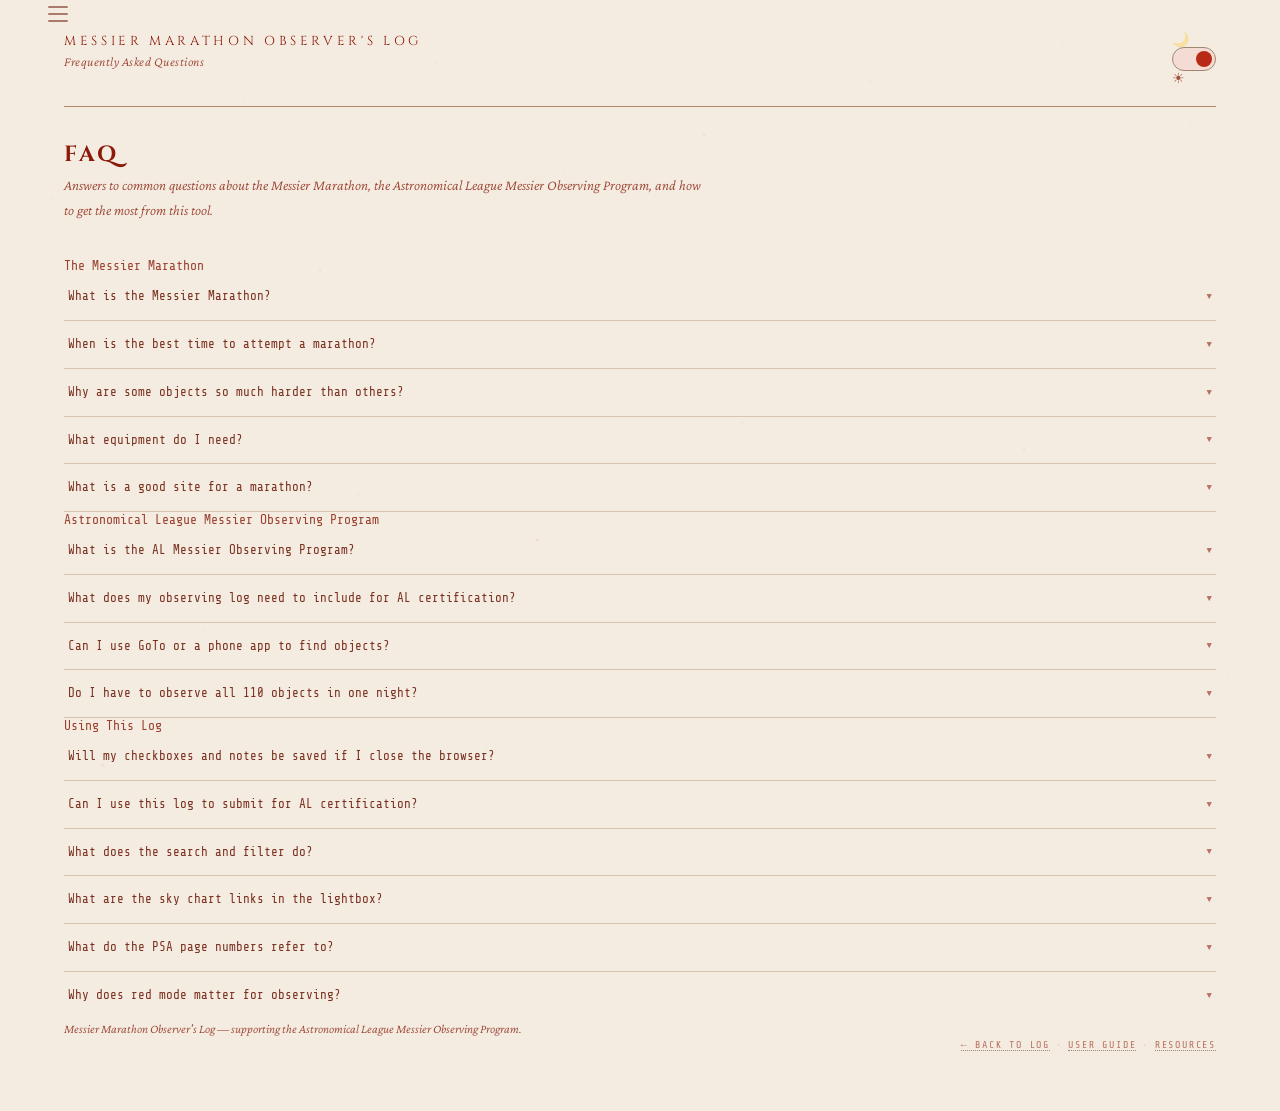
<file: docs/faq.html>
<!DOCTYPE html>
<html lang="en" data-theme="night">
<head>
<script>
// Apply saved theme immediately to prevent flash of wrong theme
(function(){var m=localStorage.getItem('mm_mode'),t=localStorage.getItem('mm_theme');document.documentElement.setAttribute('data-theme',m==='night'?'night':(t==='dark'?'dark':'light'));})();
</script>
<meta charset="UTF-8">
<meta name="viewport" content="width=device-width, initial-scale=1.0">
<title>FAQ — Messier Marathon Observer's Log</title>
<style>
@font-face { font-family: "Cinzel"; src: url("../fonts/Cinzel-Regular.ttf") format("truetype"); font-weight: 400; font-display: swap; }
@font-face { font-family: "Cinzel"; src: url("../fonts/Cinzel-SemiBold.ttf") format("truetype"); font-weight: 600; font-display: swap; }
@font-face { font-family: "Cinzel"; src: url("../fonts/Cinzel-Bold.ttf") format("truetype"); font-weight: 700; font-display: swap; }
@font-face { font-family: "Share Tech Mono"; src: url("../fonts/ShareTechMono-Regular.ttf") format("truetype"); font-weight: 400; font-display: swap; }
@font-face { font-family: "Crimson Pro"; src: url("../fonts/CrimsonPro-Light.ttf") format("truetype"); font-weight: 300; font-display: swap; }
@font-face { font-family: "Crimson Pro"; src: url("../fonts/CrimsonPro-Regular.ttf") format("truetype"); font-weight: 400; font-display: swap; }
@font-face { font-family: "Crimson Pro"; src: url("../fonts/CrimsonPro-LightItalic.ttf") format("truetype"); font-weight: 300; font-style: italic; font-display: swap; }
</style>
<link rel="stylesheet" href="../css/mm-shared.css">
<style>

/* ════════ FAQ ACCORDION ════════ */
.faq-heading {
  font-family: 'Cinzel', serif;
  font-size: 22px;
  letter-spacing: .14em;
  color: var(--text-head);
  text-transform: uppercase;
  margin-bottom: 6px;
  transition: color .3s;
}
.faq-intro {
  font-family: 'Crimson Pro', serif;
  font-style: italic;
  font-size: 14.5px;
  color: var(--text-meta);
  line-height: 1.7;
  margin-bottom: 36px;
  max-width: 640px;
  transition: color .3s;
}
.faq-item {
  border-bottom: 1px solid var(--border);
  transition: border-color .3s;
}
.faq-item:last-of-type { border-bottom: none; }
.faq-question {
  width: 100%;
  background: none;
  border: none;
  cursor: pointer;
  text-align: left;
  padding: 14px 4px;
  display: flex;
  justify-content: space-between;
  align-items: center;
  gap: 16px;
  font-family: 'Share Tech Mono', monospace;
  font-size: 12.5px;
  color: var(--text-sub);
  transition: color .2s;
  line-height: 1.5;
}
.faq-question:hover { color: var(--text-data); }
.faq-chevron {
  font-size: 9px;
  color: var(--text-dim);
  transition: transform .25s, color .2s;
  flex-shrink: 0;
}
.faq-item.open .faq-chevron { transform: rotate(180deg); color: var(--text-meta); }
.faq-answer {
  display: none;
  font-family: 'Crimson Pro', serif;
  font-size: 14.5px;
  line-height: 1.8;
  color: var(--text-meta);
  padding: 2px 4px 18px 4px;
  max-width: 720px;
  transition: color .3s;
}
.faq-answer p { margin-bottom: 10px; }
.faq-answer p:last-child { margin-bottom: 0; }
.faq-answer a { color: var(--text-sub); text-underline-offset: 3px; transition: color .2s; }
.faq-answer a:hover { color: var(--text-data); }
.faq-answer strong { color: var(--text-sub); font-weight: 600; }
.faq-item.open .faq-answer { display: block; }



/* ════════ HAMBURGER NAV MENU ════════ */
.nav-menu-wrap {
  position: absolute;
  top: 0;
  left: 0;
  z-index: 500;
}
.nav-menu-btn {
  background: none;
  border: none;
  cursor: pointer;
  padding: 6px 8px;
  display: flex;
  flex-direction: column;
  gap: 5px;
  opacity: .6;
  transition: opacity .2s;
}
.nav-menu-btn:hover,
.nav-menu-btn.open { opacity: 1; }
.nav-menu-btn .bar {
  display: block;
  width: 20px;
  height: 2px;
  background: var(--text-sub);
  border-radius: 1px;
  transition: background .3s, transform .2s, opacity .2s;
}
.nav-menu-btn.open .bar:nth-child(1) { transform: translateY(7px) rotate(45deg); }
.nav-menu-btn.open .bar:nth-child(2) { opacity: 0; }
.nav-menu-btn.open .bar:nth-child(3) { transform: translateY(-7px) rotate(-45deg); }
.nav-menu-dropdown {
  display: none;
  position: absolute;
  top: calc(100% + 4px);
  left: 0;
  min-width: 180px;
  background: var(--bg2);
  border: 1px solid var(--border2);
  padding: 4px 0;
  z-index: 600;
}
.nav-menu-dropdown.open { display: block; }
.nav-menu-link {
  display: block;
  padding: 10px 18px;
  font-family: 'Share Tech Mono', monospace;
  font-size: 10px;
  letter-spacing: .18em;
  text-transform: uppercase;
  color: var(--text-dim);
  text-decoration: none;
  border-bottom: 1px solid var(--border);
  transition: color .15s, background .15s;
}
.nav-menu-link:last-child { border-bottom: none; }
.nav-menu-link:hover { color: var(--text-data); background: var(--bg2); }

</style>
</head>
<body>
<div class="wrapper">



  <!-- HEADER -->

  <!-- HAMBURGER NAV MENU -->
  <div class="nav-menu-wrap">
    <button class="nav-menu-btn" id="navMenuBtn" aria-label="Site navigation">
      <span class="bar"></span>
      <span class="bar"></span>
      <span class="bar"></span>
    </button>
    <div class="nav-menu-dropdown" id="navMenuDropdown">
      <a href="../index.html" class="nav-menu-link">Log</a>
      <a href="../docs/about.html" class="nav-menu-link">About</a>
      <a href="../docs/faq.html" class="nav-menu-link disabled">FAQ</a>
      <a href="../docs/resources.html" class="nav-menu-link">Resources</a>
      <a href="../docs/user-guide.html" class="nav-menu-link">User Guide</a>
    </div>
  </div>

  <header class="page-header">
    <div class="header-left">
      <div class="site-title"><a href="../index.html">Messier Marathon Observer's Log</a></div>
      <div class="page-subtitle">Frequently Asked Questions</div>
    </div>
    <div class="theme-toggle" id="themeToggle" title="Toggle day/night mode">
      <span class="theme-icon moon">🌙</span>
      <div class="toggle-pill"></div>
      <span class="theme-icon sun">☀</span>
    </div>
  </header>

  <!-- INTRO -->
  <h1 class="faq-heading">FAQ</h1>
  <p class="faq-intro">Answers to common questions about the Messier Marathon, the Astronomical League Messier Observing Program, and how to get the most from this tool.</p>

  <!-- ══ SECTION: THE MESSIER MARATHON ══ -->
  <div class="faq-section-title">The Messier Marathon</div>

  <div class="faq-item">
    <button class="faq-question">What is the Messier Marathon?<span class="faq-chevron">▼</span></button>
    <div class="faq-answer">
      <p>The Messier Marathon is a challenge to observe all 110 Messier objects in a single night. It is best attempted in late March, when the geometry of the sky from mid-northern latitudes allows every object to be above the horizon at some point between dusk and dawn.</p>
      <p>Objects are observed in a specific sequence — starting with those that set first in the west just after sunset, and finishing with those that rise last in the east just before sunrise. The # column in the log reflects this optimal search order.</p>
    </div>
  </div>

  <div class="faq-item">
    <button class="faq-question">When is the best time to attempt a marathon?<span class="faq-chevron">▼</span></button>
    <div class="faq-answer">
      <p>The ideal window is the few nights around new moon in late March — typically between March 18 and April 5 for most mid-northern latitudes (roughly 25°–50° N). The new moon is essential: even a thin crescent can wash out faint objects at the horizon at the start and end of the night.</p>
      <p>The earlier in the window you observe, the better your chances with the difficult western objects (M74, M77) at dusk. The later you observe, the more time you have with M30 and other eastern objects at dawn. Most experienced marathoners aim for the first or second night after new moon in the last week of March.</p>
    </div>
  </div>

  <div class="faq-item">
    <button class="faq-question">Why are some objects so much harder than others?<span class="faq-chevron">▼</span></button>
    <div class="faq-answer">
      <p>Difficulty varies enormously across the catalog. Showpiece objects like M42 (Orion Nebula), M45 (Pleiades), and M31 (Andromeda Galaxy) are naked-eye targets, while objects like M74, M76, M91, and M98 are notoriously faint or have very low surface brightness, requiring dark skies and patience.</p>
      <p>During a marathon specifically, the hardest objects are those at the extremes of the night — M74 and M77 in the west at dusk, and M30 in the east just before dawn — where the sky is still brightening or not yet dark, and the targets sit low on the horizon in thicker atmosphere.</p>
    </div>
  </div>

  <div class="faq-item">
    <button class="faq-question">What equipment do I need?<span class="faq-chevron">▼</span></button>
    <div class="faq-answer">
      <p>Most Messier objects are within reach of a 3-inch (76mm) telescope under good conditions — in fact, Messier himself used instruments no larger than what amateurs own today. A 4–6 inch telescope will make the night considerably more comfortable, especially for the fainter galaxies in Virgo and the small planetary nebulae.</p>
      <p>A low-power wide-field eyepiece is invaluable for sweeping between objects quickly. A red flashlight and a printed or digital finder chart are essential. The Astronomical League's rules specifically prohibit GoTo telescopes, computerised setting circles, and phone apps that point to objects — the intent is that you learn to navigate the sky yourself using only a finderscope or Telrad.</p>
    </div>
  </div>

  <div class="faq-item">
    <button class="faq-question">What is a good site for a marathon?<span class="faq-chevron">▼</span></button>
    <div class="faq-answer">
      <p>You need a site with a clear, unobstructed horizon in all directions — particularly to the west (for the early evening objects) and to the east and southeast (for the Sagittarius objects and M30 before dawn). Even a small amount of tree cover or a hill in the wrong direction can cost you several objects.</p>
      <p>Dark skies are critical. Light pollution washes out the low-surface-brightness galaxies in Virgo and Coma Berenices, and brightens the horizon enough to make the dusk/dawn targets even more difficult. A Bortle 4 or darker site will give you the best chance of a complete run.</p>
    </div>
  </div>

  <!-- ══ SECTION: THE AL OBSERVING PROGRAM ══ -->
  <div class="faq-section-title">Astronomical League Messier Observing Program</div>

  <div class="faq-item">
    <button class="faq-question">What is the AL Messier Observing Program?<span class="faq-chevron">▼</span></button>
    <div class="faq-answer">
      <p>The <a href="https://www.astroleague.org/messier-observing-program/" target="_blank" rel="noopener">Astronomical League Messier Observing Program</a> is a formal certification for amateur astronomers who observe and log Messier objects. There are two certification levels:</p>
      <p><strong>Silver Level</strong> — observe any 70 Messier objects and submit a qualifying log. Earns a certificate.</p>
      <p><strong>Gold Level</strong> — observe all 110 Messier objects and submit a complete log. Earns a certificate and an AL Messier pin, signed by the current AL President.</p>
      <p>Certification is open to AL members, either through a local astronomical society or as members at large.</p>
    </div>
  </div>

  <div class="faq-item">
    <button class="faq-question">What does my observing log need to include for AL certification?<span class="faq-chevron">▼</span></button>
    <div class="faq-answer">
      <p>For each object your log must record:</p>
      <p>a. Date and time of observation (local time or UT)<br>
         b. Latitude and longitude of your observing site<br>
         c. Seeing and transparency conditions<br>
         d. Telescope aperture<br>
         e. Magnification used<br>
         f. A description of the object as it appears through the eyepiece</p>
      <p>The log must then be reviewed by an officer of your astronomical society (or sent directly to the AL program coordinator if you are not a society member), who will forward a letter confirming your observations.</p>
    </div>
  </div>

  <div class="faq-item">
    <button class="faq-question">Can I use GoTo or a phone app to find objects?<span class="faq-chevron">▼</span></button>
    <div class="faq-answer">
      <p>No. The AL Messier Observing Program explicitly prohibits GoTo telescopes, digital setting circles, and smartphone apps that point you to objects. The purpose of the program is to teach you to navigate the sky yourself — to associate a chart with the real sky and learn to star-hop from known objects to targets.</p>
      <p>Acceptable pointing aids include finderscopes, Telrads, and Telrad-like non-electronic finders. The setting circles found on a manual telescope's axes should also be avoided.</p>
    </div>
  </div>

  <div class="faq-item">
    <button class="faq-question">Do I have to observe all 110 objects in one night?<span class="faq-chevron">▼</span></button>
    <div class="faq-answer">
      <p>No. The AL certification has no time requirement — you can observe the objects over as many nights and across as many years as you like. The Messier Marathon is a separate personal challenge that happens to align with the certification, but the program itself is designed to be completed at your own pace through all seasons.</p>
      <p>Many observers work through the catalog systematically by constellation or season, which is a thoroughly rewarding way to build your deep-sky experience.</p>
    </div>
  </div>

  <!-- ══ SECTION: USING THIS LOG ══ -->
  <div class="faq-section-title">Using This Log</div>

  <div class="faq-item">
    <button class="faq-question">Will my checkboxes and notes be saved if I close the browser?<span class="faq-chevron">▼</span></button>
    <div class="faq-answer">
      <p>Yes — all checkboxes and field notes are saved automatically to your browser's local storage as you type or click. They will persist between sessions as long as you use the same browser on the same device and do not clear your browser data or site storage.</p>
      <p>To protect against data loss or move to another device, use <strong>⚙ Gear → Save…</strong> to download a complete backup file (JSON) after each session. This captures all observations, notes, equipment, locations, and settings in one file. Restore it any time with <strong>⚙ Gear → Restore…</strong>.</p>
    </div>
  </div>

  <div class="faq-item">
    <button class="faq-question">Can I use this log to submit for AL certification?<span class="faq-chevron">▼</span></button>
    <div class="faq-answer">
      <p>This log is designed to complement your AL certification effort, but it is not a direct substitute for a formal observing logbook. The AL requires specific details per observation — including seeing, transparency, aperture, magnification, and an eyepiece description — that go beyond the field notes field here.</p>
      <p>The recommended approach is to use this tool at the telescope to quickly check objects off and jot shorthand notes, then expand those into full AL records using the <strong>✎</strong> button for each object. The <strong>⚙ Gear → Print… → Observation Checklist</strong> option generates a clean compact printout of M#, type, constellation, magnitude, checkbox, and notes — a useful scope-side reference.</p>
    </div>
  </div>

  <div class="faq-item">
    <button class="faq-question">What does the search and filter do?<span class="faq-chevron">▼</span></button>
    <div class="faq-answer">
      <p>The filter buttons (All, Galaxy, Open Cluster, Globular, Nebula, Unobserved) narrow the table to objects of that type, or to objects you haven't checked off yet. The <strong>Unobserved</strong> filter is particularly useful mid-session to see only what remains.</p>
      <p>The search box filters by any text in the table — M number (e.g. "M42"), constellation abbreviation (e.g. "Sgr"), object type (e.g. "Globular"), or marathon order number. Search and filter can be combined.</p>
    </div>
  </div>

  <div class="faq-item">
    <button class="faq-question">What are the sky chart links in the lightbox?<span class="faq-chevron">▼</span></button>
    <div class="faq-answer">
      <p><strong>Stellarium Web</strong> (<a href="https://stellarium-web.org" target="_blank" rel="noopener">stellarium-web.org</a>) opens a real-time 3D sky simulation centred directly on the selected object. Set your location and date/time in Stellarium for an accurate view of where the object sits in your sky tonight.</p>
      <p><strong>Sky-Map.org</strong> opens a coordinate-precise finder chart using the object's RA and Dec, with constellation lines and a position marker pre-enabled. Useful for a quick visual reference of the surrounding star field.</p>
      <p>Both links require an internet connection and open in a new tab.</p>
    </div>
  </div>

  <div class="faq-item">
    <button class="faq-question">What do the PSA page numbers refer to?<span class="faq-chevron">▼</span></button>
    <div class="faq-answer">
      <p>The PSA column references page numbers in the <em>Pocket Sky Atlas</em> by Roger Sinnott, published by Sky &amp; Telescope. It is one of the most widely used printed star atlases among amateur astronomers and an excellent companion for Messier observing. The page references let you quickly jump to the right chart in the atlas for each object.</p>
    </div>
  </div>

  <div class="faq-item">
    <button class="faq-question">Why does red mode matter for observing?<span class="faq-chevron">▼</span></button>
    <div class="faq-answer">
      <p>The human eye contains two types of photoreceptors — cones (for colour and bright light) and rods (for low-light sensitivity). Rods are not sensitive to red wavelengths, which means red light does not trigger the bleaching response that destroys dark adaptation. It takes the eye roughly 20–30 minutes to fully dark-adapt after exposure to white light, and even a brief flash can reset that process.</p>
      <p>This log's red night-vision mode — deep black background with red-spectrum text — is designed to be used directly at the eyepiece without compromising your dark adaptation. The day mode (warm parchment) is for planning and review in normal lighting conditions.</p>
    </div>
  </div>

  <!-- FOOTER -->
  <footer class="page-footer">
    <div class="footer-note">
      Messier Marathon Observer's Log — supporting the Astronomical League Messier Observing Program.
    </div>
    <div class="footer-sig">
      <a href="../index.html" class="nav-link">← Back to Log</a> &nbsp;·&nbsp;
      <a href="user-guide.html" class="nav-link">User Guide</a> &nbsp;·&nbsp;
      <a href="../resources.html" class="nav-link">Resources</a>
    </div>
  </footer>

</div><!-- /wrapper -->

<script>
// ── Theme persistence ─────────────────────────────────────────
const root   = document.documentElement;
const toggle = document.getElementById('themeToggle');

toggle.addEventListener('click', () => {
  const cur = root.getAttribute('data-theme');
  if (cur === 'night') {
    const dayTheme = localStorage.getItem('mm_theme') === 'dark' ? 'dark' : 'light';
    root.setAttribute('data-theme', dayTheme);
    localStorage.setItem('mm_mode', 'day');
  } else {
    root.setAttribute('data-theme', 'night');
    localStorage.setItem('mm_mode', 'night');
  }
});

// ── FAQ accordion ─────────────────────────────────────────────
document.querySelectorAll('.faq-question').forEach(btn => {
  btn.addEventListener('click', () => {
    const item = btn.closest('.faq-item');
    const isOpen = item.classList.contains('open');
    // close all
    document.querySelectorAll('.faq-item.open').forEach(i => i.classList.remove('open'));
    // open clicked if it was closed
    if (!isOpen) item.classList.add('open');
  });
});

// ── Hamburger nav menu ────────────────────────────────────────────────────────
(function() {
  var btn = document.getElementById('navMenuBtn');
  var dd  = document.getElementById('navMenuDropdown');
  if (!btn || !dd) return;
  btn.addEventListener('click', function(e) {
    e.stopPropagation();
    var open = dd.classList.toggle('open');
    btn.classList.toggle('open', open);
  });
  dd.addEventListener('click', function(e) { e.stopPropagation(); });
  document.addEventListener('click', function() {
    dd.classList.remove('open');
    btn.classList.remove('open');
  });
})();

</script>
</body>
</html>
</file>
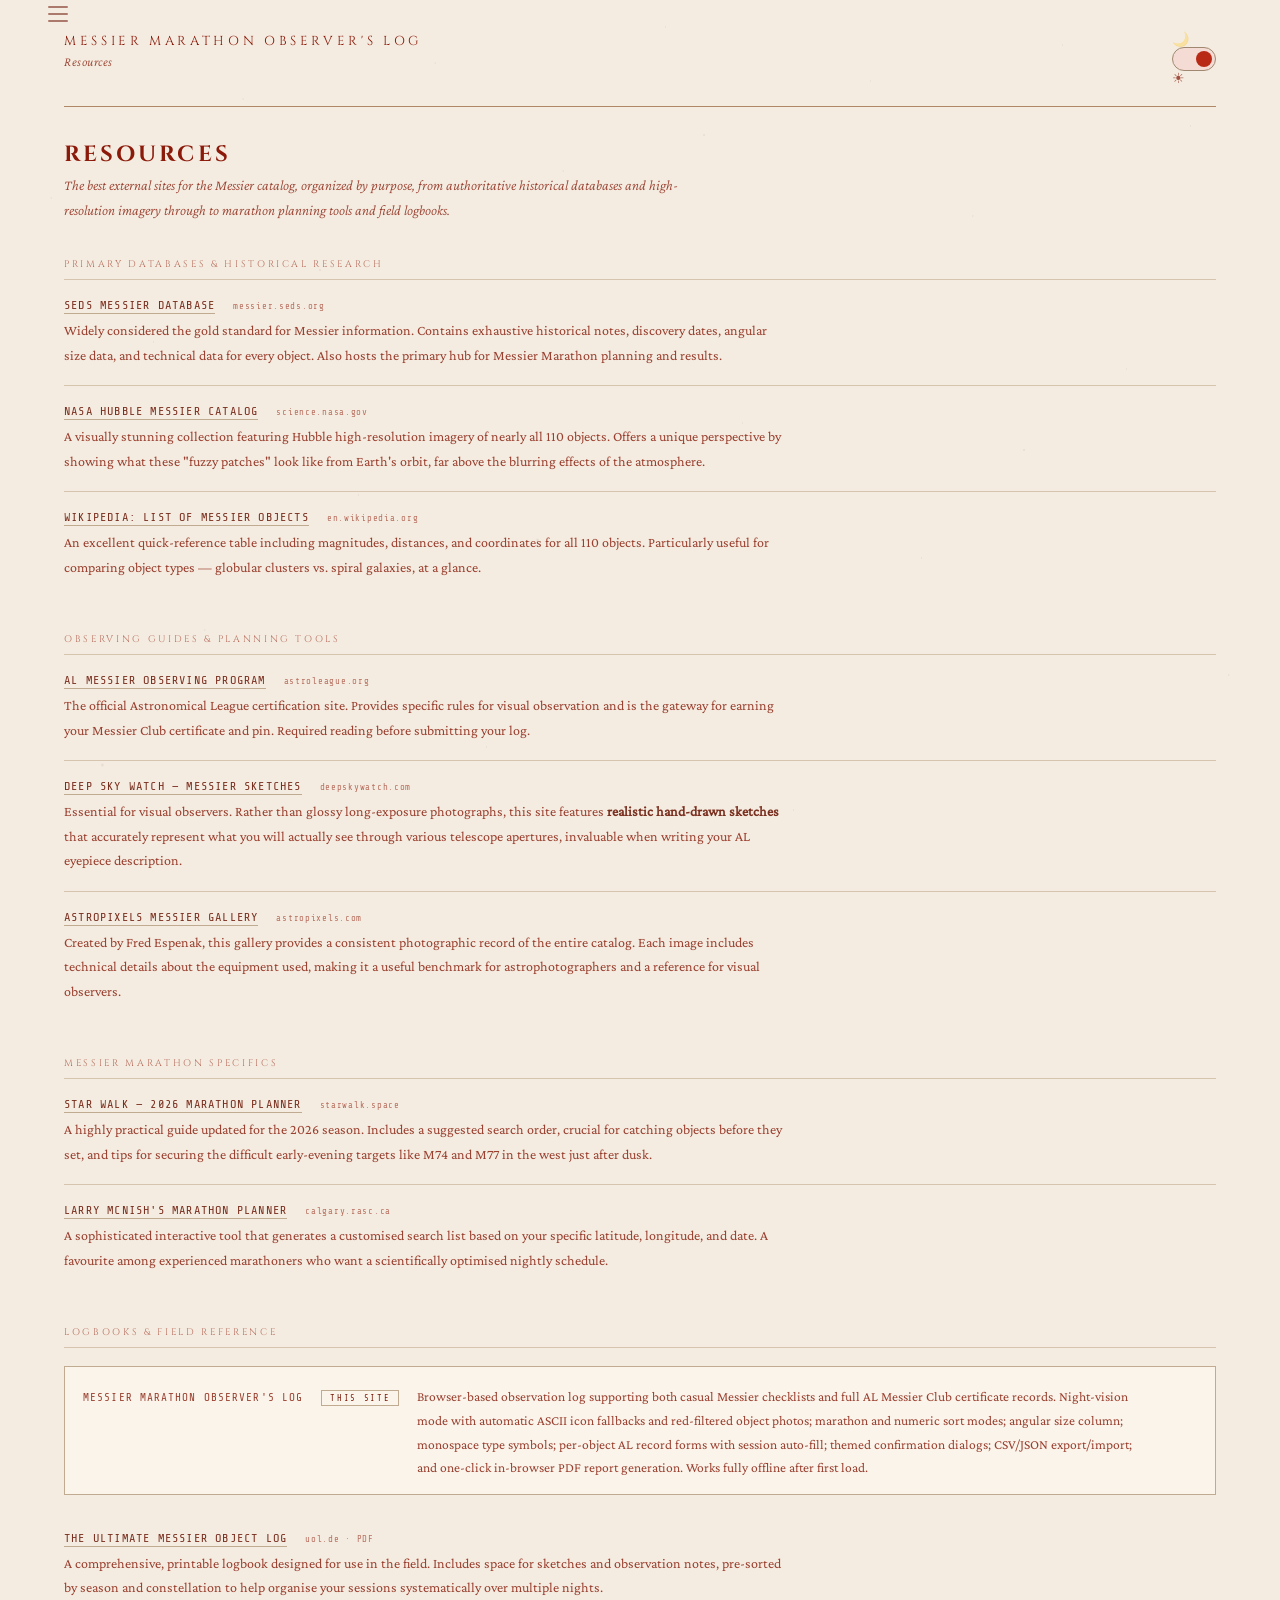
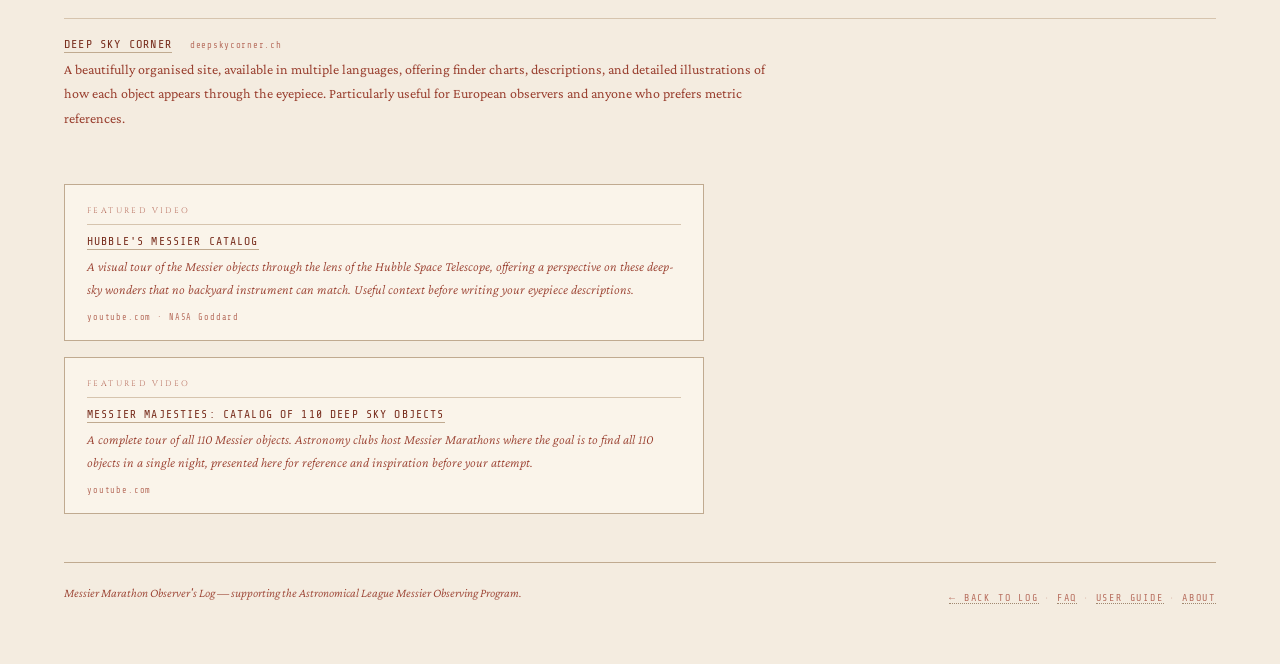
<file: docs/resources.html>
<!DOCTYPE html>
<html lang="en" data-theme="night">
<head>
<script>
(function(){var m=localStorage.getItem('mm_mode'),t=localStorage.getItem('mm_theme');document.documentElement.setAttribute('data-theme',m==='night'?'night':(t==='dark'?'dark':'light'));})();
</script>
<meta charset="UTF-8">
<meta name="viewport" content="width=device-width, initial-scale=1.0">
<title>Resources — Messier Marathon Observer's Log</title>
<style>
@font-face { font-family: "Cinzel"; src: url("../fonts/Cinzel-Regular.ttf") format("truetype"); font-weight: 400; font-display: swap; }
@font-face { font-family: "Cinzel"; src: url("../fonts/Cinzel-SemiBold.ttf") format("truetype"); font-weight: 600; font-display: swap; }
@font-face { font-family: "Cinzel"; src: url("../fonts/Cinzel-Bold.ttf") format("truetype"); font-weight: 700; font-display: swap; }
@font-face { font-family: "Share Tech Mono"; src: url("../fonts/ShareTechMono-Regular.ttf") format("truetype"); font-weight: 400; font-display: swap; }
@font-face { font-family: "Crimson Pro"; src: url("../fonts/CrimsonPro-Light.ttf") format("truetype"); font-weight: 300; font-display: swap; }
@font-face { font-family: "Crimson Pro"; src: url("../fonts/CrimsonPro-Regular.ttf") format("truetype"); font-weight: 400; font-display: swap; }
@font-face { font-family: "Crimson Pro"; src: url("../fonts/CrimsonPro-LightItalic.ttf") format("truetype"); font-weight: 300; font-style: italic; font-display: swap; }
</style>
<link rel="stylesheet" href="../css/mm-shared.css">
<style>

.res-heading {
  font-family: 'Cinzel', serif; font-size: 22px; letter-spacing: .14em;
  color: var(--text-head); text-transform: uppercase; margin-bottom: 6px; transition: color .3s;
}
.res-intro {
  font-family: 'Crimson Pro', serif; font-style: italic; font-size: 14.5px;
  color: var(--text-meta); line-height: 1.7; margin-bottom: 36px;
  max-width: 660px; transition: color .3s;
}
.res-section-title {
  font-family: 'Cinzel', serif; font-size: 9.5px; letter-spacing: .28em;
  text-transform: uppercase; color: var(--text-dim); margin: 36px 0 0;
  padding-bottom: 8px; border-bottom: 1px solid var(--border);
  transition: color .3s, border-color .3s;
}
.res-list { list-style: none; padding: 0; margin: 0 0 8px 0; }
.res-item {
  display: grid; grid-template-columns: 1fr;
  padding: 18px 0; border-bottom: 1px solid var(--border); transition: border-color .3s;
}
.res-item:last-child { border-bottom: none; }
.res-item-header { display: flex; align-items: baseline; flex-wrap: wrap; gap: 10px 18px; margin-bottom: 6px; }
.res-name { font-family: 'Share Tech Mono', monospace; font-size: 12px; letter-spacing: .1em; text-transform: uppercase; }
.res-name a {
  color: var(--text-sub); text-decoration: none;
  border-bottom: 1px solid var(--border2); padding-bottom: 1px;
  transition: color .2s, border-color .2s;
}
.res-name a:hover { color: var(--text-data); border-bottom-color: var(--red-dim); }
.res-url { font-family: 'Share Tech Mono', monospace; font-size: 9px; letter-spacing: .08em; color: var(--text-dim); transition: color .3s; }
.res-desc {
  font-family: 'Crimson Pro', serif; font-size: 14px; line-height: 1.75;
  color: var(--text-meta); max-width: 720px; transition: color .3s;
}
.res-desc strong { color: var(--text-sub); font-weight: 600; }

.res-this-site {
  border: 1px solid var(--border2); background: var(--bg2); padding: 14px 18px;
  display: flex; align-items: baseline; flex-wrap: wrap; gap: 10px 18px;
  transition: all .3s; margin: 18px 0;
}
.res-this-site .res-name { font-size: 11px; }
.res-this-site-badge {
  font-family: 'Share Tech Mono', monospace; font-size: 8.5px; letter-spacing: .2em;
  text-transform: uppercase; color: var(--red-dim); border: 1px solid var(--border2);
  padding: 2px 8px; transition: color .3s, border-color .3s;
}
.res-this-site .res-desc { width: 100%; margin-top: 4px; font-size: 13.5px; }

.res-video-block {
  margin-top: 36px; padding: 20px 22px 18px; border: 1px solid var(--border2);
  background: var(--bg2); max-width: 640px; transition: all .3s;
}
.res-video-label {
  font-family: 'Cinzel', serif; font-size: 8px; letter-spacing: .30em; text-transform: uppercase;
  color: var(--text-dim); margin-bottom: 10px; padding-bottom: 8px;
  border-bottom: 1px solid var(--border); transition: color .3s, border-color .3s;
}
.res-video-title { font-family: 'Share Tech Mono', monospace; font-size: 11.5px; letter-spacing: .1em; text-transform: uppercase; margin-bottom: 8px; }
.res-video-title a {
  color: var(--text-sub); text-decoration: none; border-bottom: 1px solid var(--border2); padding-bottom: 1px; transition: color .2s, border-color .2s;
}
.res-video-title a:hover { color: var(--text-data); border-bottom-color: var(--red-dim); }
.res-video-desc {
  font-family: 'Crimson Pro', serif; font-style: italic; font-size: 13.5px;
  line-height: 1.7; color: var(--text-meta); transition: color .3s;
}
.res-video-meta { font-family: 'Share Tech Mono', monospace; font-size: 8.5px; letter-spacing: .1em; color: var(--text-dim); margin-top: 10px; transition: color .3s; }

.page-footer {
  margin-top: 48px; padding-top: 20px; border-top: 1px solid var(--border2);
  display: flex; justify-content: space-between; align-items: flex-end;
  flex-wrap: wrap; gap: 12px; transition: border-color .3s;
}
@media (max-width: 700px) { .page-footer { flex-direction: column; align-items: flex-start; } }

/* ════════ HAMBURGER NAV MENU ════════ */
.nav-menu-wrap { position: absolute; top: 0; left: 0; z-index: 500; }
.nav-menu-btn {
  background: none; border: none; cursor: pointer; padding: 6px 8px;
  display: flex; flex-direction: column; gap: 5px; opacity: .6; transition: opacity .2s;
}
.nav-menu-btn:hover, .nav-menu-btn.open { opacity: 1; }
.nav-menu-btn .bar {
  display: block; width: 20px; height: 2px; background: var(--text-sub);
  border-radius: 1px; transition: background .3s, transform .2s, opacity .2s;
}
.nav-menu-btn.open .bar:nth-child(1) { transform: translateY(7px) rotate(45deg); }
.nav-menu-btn.open .bar:nth-child(2) { opacity: 0; }
.nav-menu-btn.open .bar:nth-child(3) { transform: translateY(-7px) rotate(-45deg); }
.nav-menu-dropdown {
  display: none; position: absolute; top: calc(100% + 4px); left: 0;
  min-width: 180px; background: var(--bg2); border: 1px solid var(--border2);
  padding: 4px 0; z-index: 600;
}
.nav-menu-dropdown.open { display: block; }
.nav-menu-link {
  display: block; padding: 10px 18px; font-family: 'Share Tech Mono', monospace;
  font-size: 10px; letter-spacing: .18em; text-transform: uppercase; color: var(--text-dim);
  text-decoration: none; border-bottom: 1px solid var(--border); transition: color .15s, background .15s;
}
.nav-menu-link:last-child { border-bottom: none; }
.nav-menu-link:hover { color: var(--text-data); background: var(--bg2); }

</style>
</head>
<body>
<div class="wrapper">

  <!-- HAMBURGER NAV MENU -->
  <div class="nav-menu-wrap">
    <button class="nav-menu-btn" id="navMenuBtn" aria-label="Site navigation">
      <span class="bar"></span><span class="bar"></span><span class="bar"></span>
    </button>
    <div class="nav-menu-dropdown" id="navMenuDropdown">
      <a href="../index.html" class="nav-menu-link">Log</a>
      <a href="../docs/about.html" class="nav-menu-link">About</a>
      <a href="../docs/faq.html" class="nav-menu-link">FAQ</a>
      <a href="../docs/resources.html" class="nav-menu-link disabled">Resources</a>
      <a href="../docs/user-guide.html" class="nav-menu-link">User Guide</a>
    </div>
  </div>

  <header class="page-header">
    <div class="header-left">
      <div class="site-title"><a href="../index.html">Messier Marathon Observer's Log</a></div>
      <div class="page-subtitle">Resources</div>
    </div>
    <div class="theme-toggle" id="themeToggle" title="Toggle day/night mode">
      <span class="theme-icon moon">🌙</span>
      <div class="toggle-pill"></div>
      <span class="theme-icon sun">☀</span>
    </div>
  </header>

  <h1 class="res-heading">Resources</h1>
  <p class="res-intro">The best external sites for the Messier catalog, organized by purpose, from authoritative historical databases and high-resolution imagery through to marathon planning tools and field logbooks.</p>


  <!-- PRIMARY DATABASES -->
  <div class="res-section-title">Primary Databases &amp; Historical Research</div>

  <ul class="res-list">

    <li class="res-item">
      <div class="res-item-header">
        <span class="res-name"><a href="http://www.messier.seds.org/" target="_blank" rel="noopener">SEDS Messier Database</a></span>
        <span class="res-url">messier.seds.org</span>
      </div>
      <p class="res-desc">Widely considered the gold standard for Messier information. Contains exhaustive historical notes, discovery dates, angular size data, and technical data for every object. Also hosts the primary hub for Messier Marathon planning and results.</p>
    </li>

    <li class="res-item">
      <div class="res-item-header">
        <span class="res-name"><a href="https://science.nasa.gov/mission/hubble/science/explore-the-night-sky/hubble-messier-catalog/" target="_blank" rel="noopener">NASA Hubble Messier Catalog</a></span>
        <span class="res-url">science.nasa.gov</span>
      </div>
      <p class="res-desc">A visually stunning collection featuring Hubble high-resolution imagery of nearly all 110 objects. Offers a unique perspective by showing what these "fuzzy patches" look like from Earth's orbit, far above the blurring effects of the atmosphere.</p>
    </li>

    <li class="res-item">
      <div class="res-item-header">
        <span class="res-name"><a href="https://en.wikipedia.org/wiki/Messier_object" target="_blank" rel="noopener">Wikipedia: List of Messier Objects</a></span>
        <span class="res-url">en.wikipedia.org</span>
      </div>
      <p class="res-desc">An excellent quick-reference table including magnitudes, distances, and coordinates for all 110 objects. Particularly useful for comparing object types — globular clusters vs. spiral galaxies, at a glance.</p>
    </li>

  </ul>


  <!-- OBSERVING GUIDES -->
  <div class="res-section-title">Observing Guides &amp; Planning Tools</div>

  <ul class="res-list">

    <li class="res-item">
      <div class="res-item-header">
        <span class="res-name"><a href="https://www.astroleague.org/messier-observing-program/" target="_blank" rel="noopener">AL Messier Observing Program</a></span>
        <span class="res-url">astroleague.org</span>
      </div>
      <p class="res-desc">The official Astronomical League certification site. Provides specific rules for visual observation and is the gateway for earning your Messier Club certificate and pin. Required reading before submitting your log.</p>
    </li>

    <li class="res-item">
      <div class="res-item-header">
        <span class="res-name"><a href="https://www.deepskywatch.com/messier-dso-sketches.html" target="_blank" rel="noopener">Deep Sky Watch — Messier Sketches</a></span>
        <span class="res-url">deepskywatch.com</span>
      </div>
      <p class="res-desc">Essential for visual observers. Rather than glossy long-exposure photographs, this site features <strong>realistic hand-drawn sketches</strong> that accurately represent what you will actually see through various telescope apertures, invaluable when writing your AL eyepiece description.</p>
    </li>

    <li class="res-item">
      <div class="res-item-header">
        <span class="res-name"><a href="https://astropixels.com/messier/messiergallery.html" target="_blank" rel="noopener">AstroPixels Messier Gallery</a></span>
        <span class="res-url">astropixels.com</span>
      </div>
      <p class="res-desc">Created by Fred Espenak, this gallery provides a consistent photographic record of the entire catalog. Each image includes technical details about the equipment used, making it a useful benchmark for astrophotographers and a reference for visual observers.</p>
    </li>

  </ul>


  <!-- MARATHON SPECIFICS -->
  <div class="res-section-title">Messier Marathon Specifics</div>

  <ul class="res-list">

    <li class="res-item">
      <div class="res-item-header">
        <span class="res-name"><a href="https://starwalk.space/en/news/messier-marathon-planner" target="_blank" rel="noopener">Star Walk — 2026 Marathon Planner</a></span>
        <span class="res-url">starwalk.space</span>
      </div>
      <p class="res-desc">A highly practical guide updated for the 2026 season. Includes a suggested search order, crucial for catching objects before they set, and tips for securing the difficult early-evening targets like M74 and M77 in the west just after dusk.</p>
    </li>

    <li class="res-item">
      <div class="res-item-header">
        <span class="res-name"><a href="https://calgary.rasc.ca/darksky/messierplanner.htm" target="_blank" rel="noopener">Larry McNish's Marathon Planner</a></span>
        <span class="res-url">calgary.rasc.ca</span>
      </div>
      <p class="res-desc">A sophisticated interactive tool that generates a customised search list based on your specific latitude, longitude, and date. A favourite among experienced marathoners who want a scientifically optimised nightly schedule.</p>
    </li>

  </ul>


  <!-- LOGBOOKS & FIELD REFERENCE -->
  <div class="res-section-title">Logbooks &amp; Field Reference</div>

  <!-- This site — highlighted callout -->
  <div class="res-this-site">
    <span class="res-name">Messier Marathon Observer's Log</span>
    <span class="res-this-site-badge">This Site</span>
    <p class="res-desc">Browser-based observation log supporting both casual Messier checklists and full AL Messier Club certificate records. Night-vision mode with automatic ASCII icon fallbacks and red-filtered object photos; marathon and numeric sort modes; angular size column; monospace type symbols; per-object AL record forms with session auto-fill; themed confirmation dialogs; CSV/JSON export/import; and one-click in-browser PDF report generation. Works fully offline after first load.</p>
  </div>

  <ul class="res-list">

    <li class="res-item">
      <div class="res-item-header">
        <span class="res-name"><a href="https://uol.de/f/5/inst/physik/ag/astro/Objektkatalog_Messier.pdf" target="_blank" rel="noopener">The Ultimate Messier Object Log</a></span>
        <span class="res-url">uol.de · PDF</span>
      </div>
      <p class="res-desc">A comprehensive, printable logbook designed for use in the field. Includes space for sketches and observation notes, pre-sorted by season and constellation to help organise your sessions systematically over multiple nights.</p>
    </li>

    <li class="res-item">
      <div class="res-item-header">
        <span class="res-name"><a href="https://www.deepskycorner.ch/objects.en.php/cat_m" target="_blank" rel="noopener">Deep Sky Corner</a></span>
        <span class="res-url">deepskycorner.ch</span>
      </div>
      <p class="res-desc">A beautifully organised site, available in multiple languages, offering finder charts, descriptions, and detailed illustrations of how each object appears through the eyepiece. Particularly useful for European observers and anyone who prefers metric references.</p>
    </li>

  </ul>


  <!-- FEATURED VIDEOS -->
  <div class="res-video-block">
    <div class="res-video-label">Featured Video</div>
    <div class="res-video-title">
      <a href="https://www.youtube.com/watch?v=ZI3FraMTARc" target="_blank" rel="noopener">Hubble's Messier Catalog</a>
    </div>
    <p class="res-video-desc">A visual tour of the Messier objects through the lens of the Hubble Space Telescope, offering a perspective on these deep-sky wonders that no backyard instrument can match. Useful context before writing your eyepiece descriptions.</p>
    <div class="res-video-meta">youtube.com · NASA Goddard</div>
  </div>

  <div class="res-video-block" style="margin-top:16px;">
    <div class="res-video-label">Featured Video</div>
    <div class="res-video-title">
      <a href="https://www.youtube.com/watch?v=ejvffaYYB9Q" target="_blank" rel="noopener">Messier Majesties: Catalog of 110 Deep Sky Objects</a>
    </div>
    <p class="res-video-desc">A complete tour of all 110 Messier objects. Astronomy clubs host Messier Marathons where the goal is to find all 110 objects in a single night, presented here for reference and inspiration before your attempt.</p>
    <div class="res-video-meta">youtube.com</div>
  </div>


  <!-- FOOTER -->
  <footer class="page-footer">
    <div class="footer-note">
      Messier Marathon Observer's Log — supporting the Astronomical League Messier Observing Program.
    </div>
    <div class="footer-sig">
      <a href="../index.html" class="nav-link">← Back to Log</a> &nbsp;·&nbsp;
      <a href="faq.html" class="nav-link">FAQ</a> &nbsp;·&nbsp;
      <a href="user-guide.html" class="nav-link">User Guide</a> &nbsp;·&nbsp;
      <a href="about.html" class="nav-link">About</a>
    </div>
  </footer>

</div><!-- /wrapper -->

<script>
// ── Theme persistence ─────────────────────────────────────────
const root   = document.documentElement;
const toggle = document.getElementById('themeToggle');
toggle.addEventListener('click', () => {
  const cur = root.getAttribute('data-theme');
  if (cur === 'night') {
    const dayTheme = localStorage.getItem('mm_theme') === 'dark' ? 'dark' : 'light';
    root.setAttribute('data-theme', dayTheme);
    localStorage.setItem('mm_mode', 'day');
  } else {
    root.setAttribute('data-theme', 'night');
    localStorage.setItem('mm_mode', 'night');
  }
});

// ── Hamburger nav menu ────────────────────────────────────────
const navMenuBtn      = document.getElementById('navMenuBtn');
const navMenuDropdown = document.getElementById('navMenuDropdown');
navMenuBtn.addEventListener('click', function(e) {
  e.stopPropagation();
  const isOpen = navMenuDropdown.classList.toggle('open');
  navMenuBtn.classList.toggle('open', isOpen);
});
navMenuDropdown.addEventListener('click', function(e) { e.stopPropagation(); });
document.addEventListener('click', function() {
  navMenuDropdown.classList.remove('open');
  navMenuBtn.classList.remove('open');
});
</script>
</body>
</html>
</file>
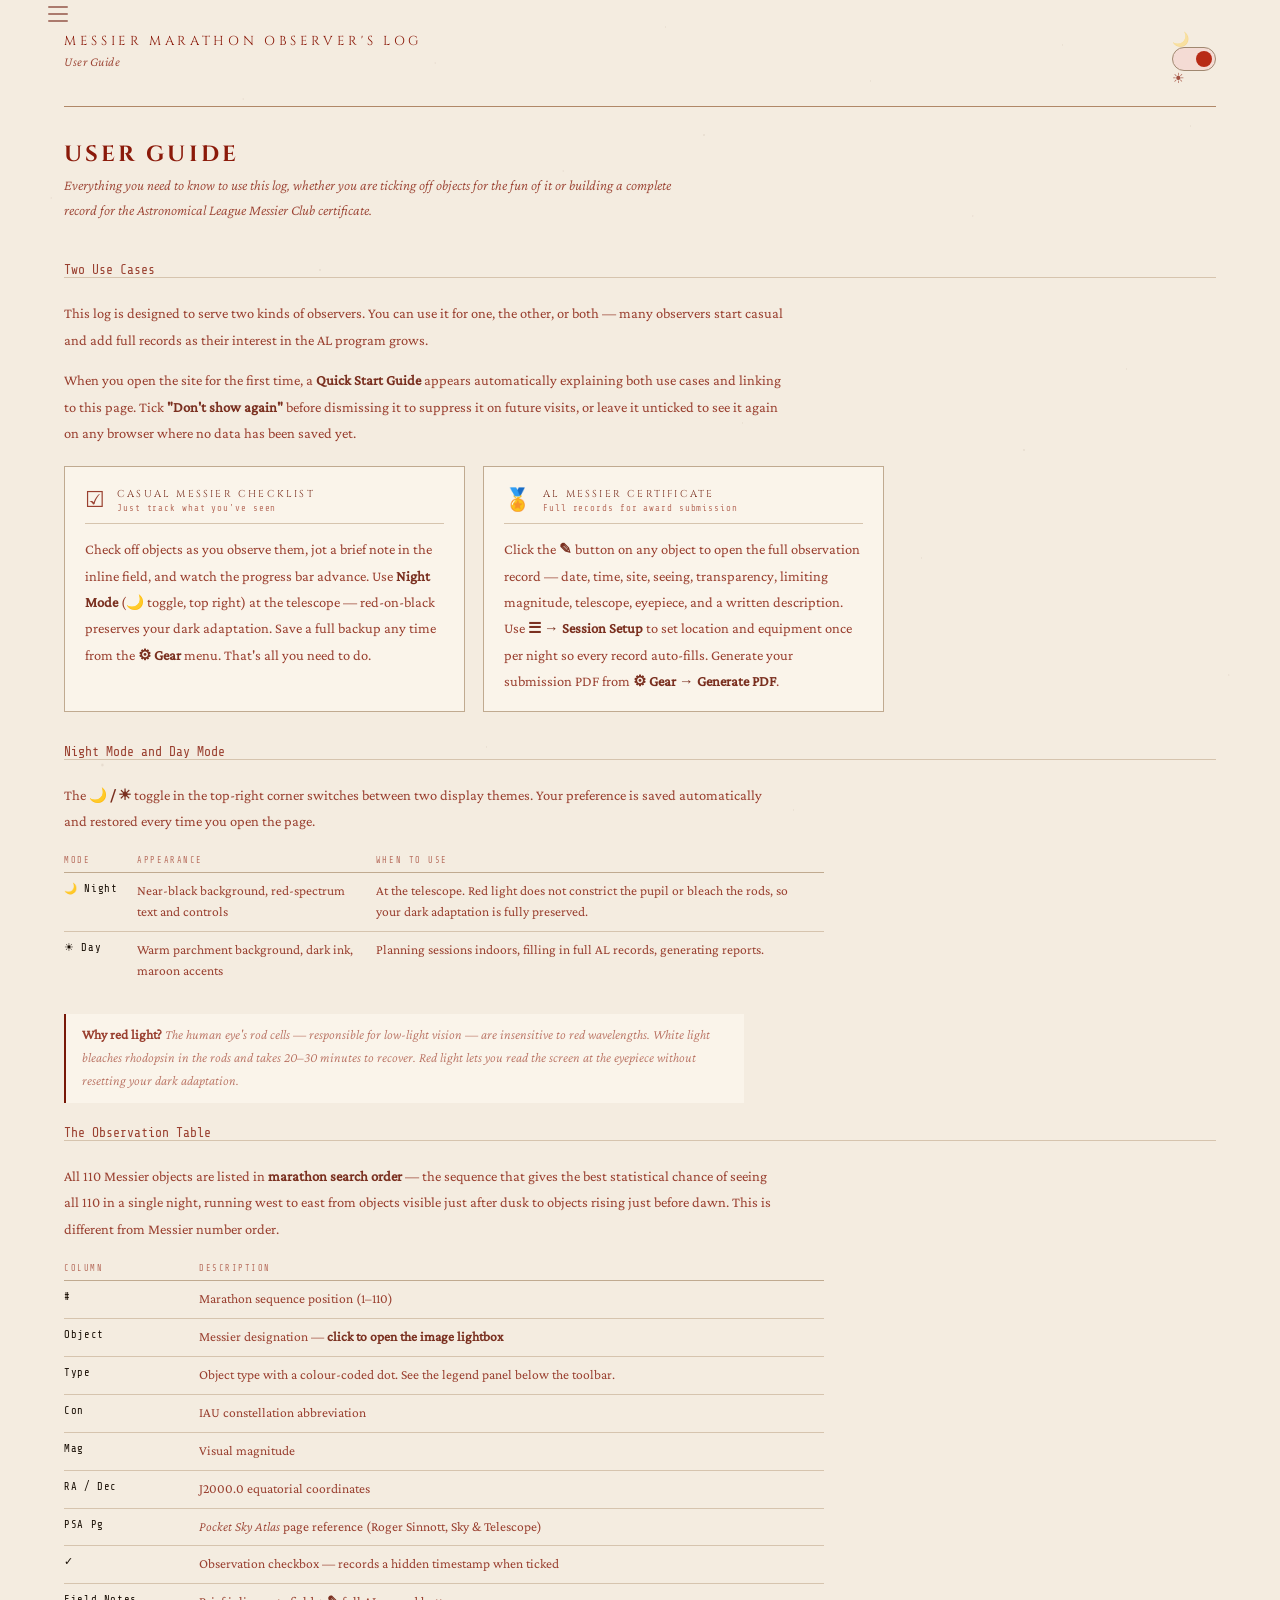
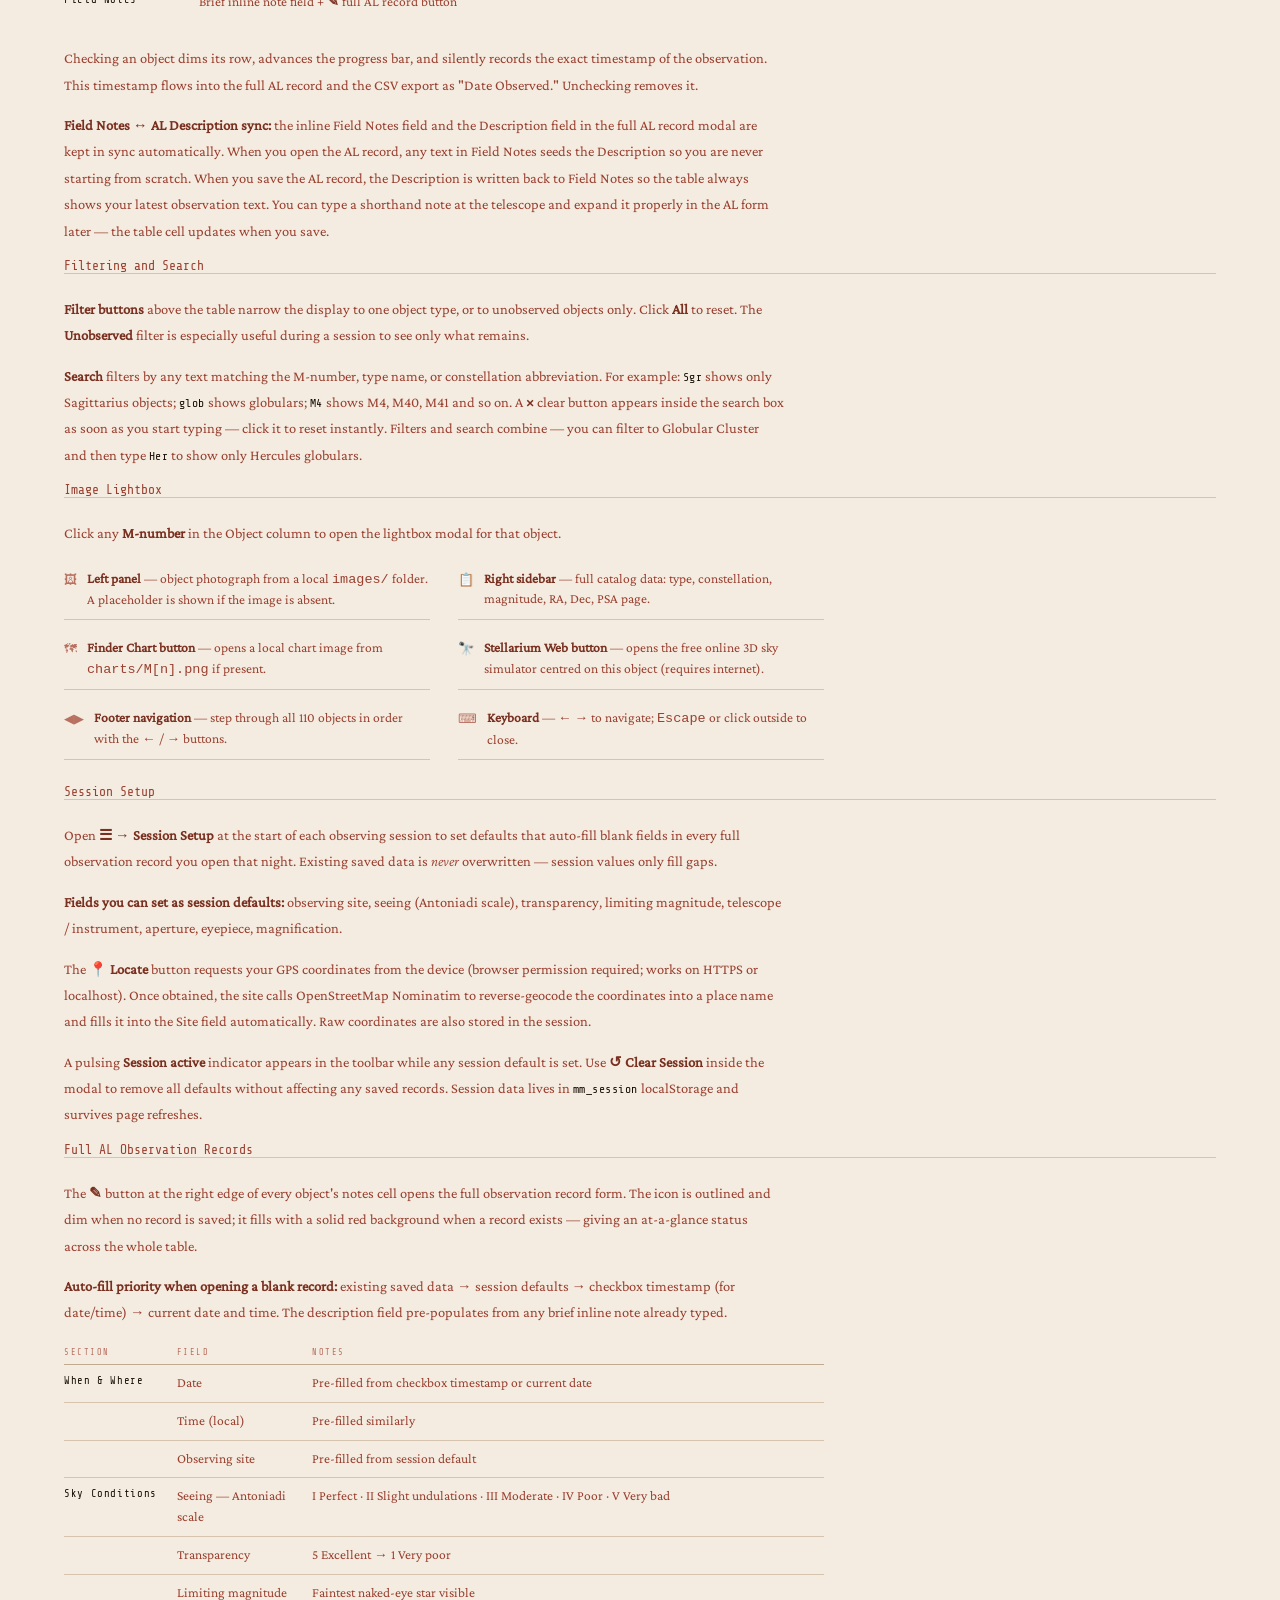
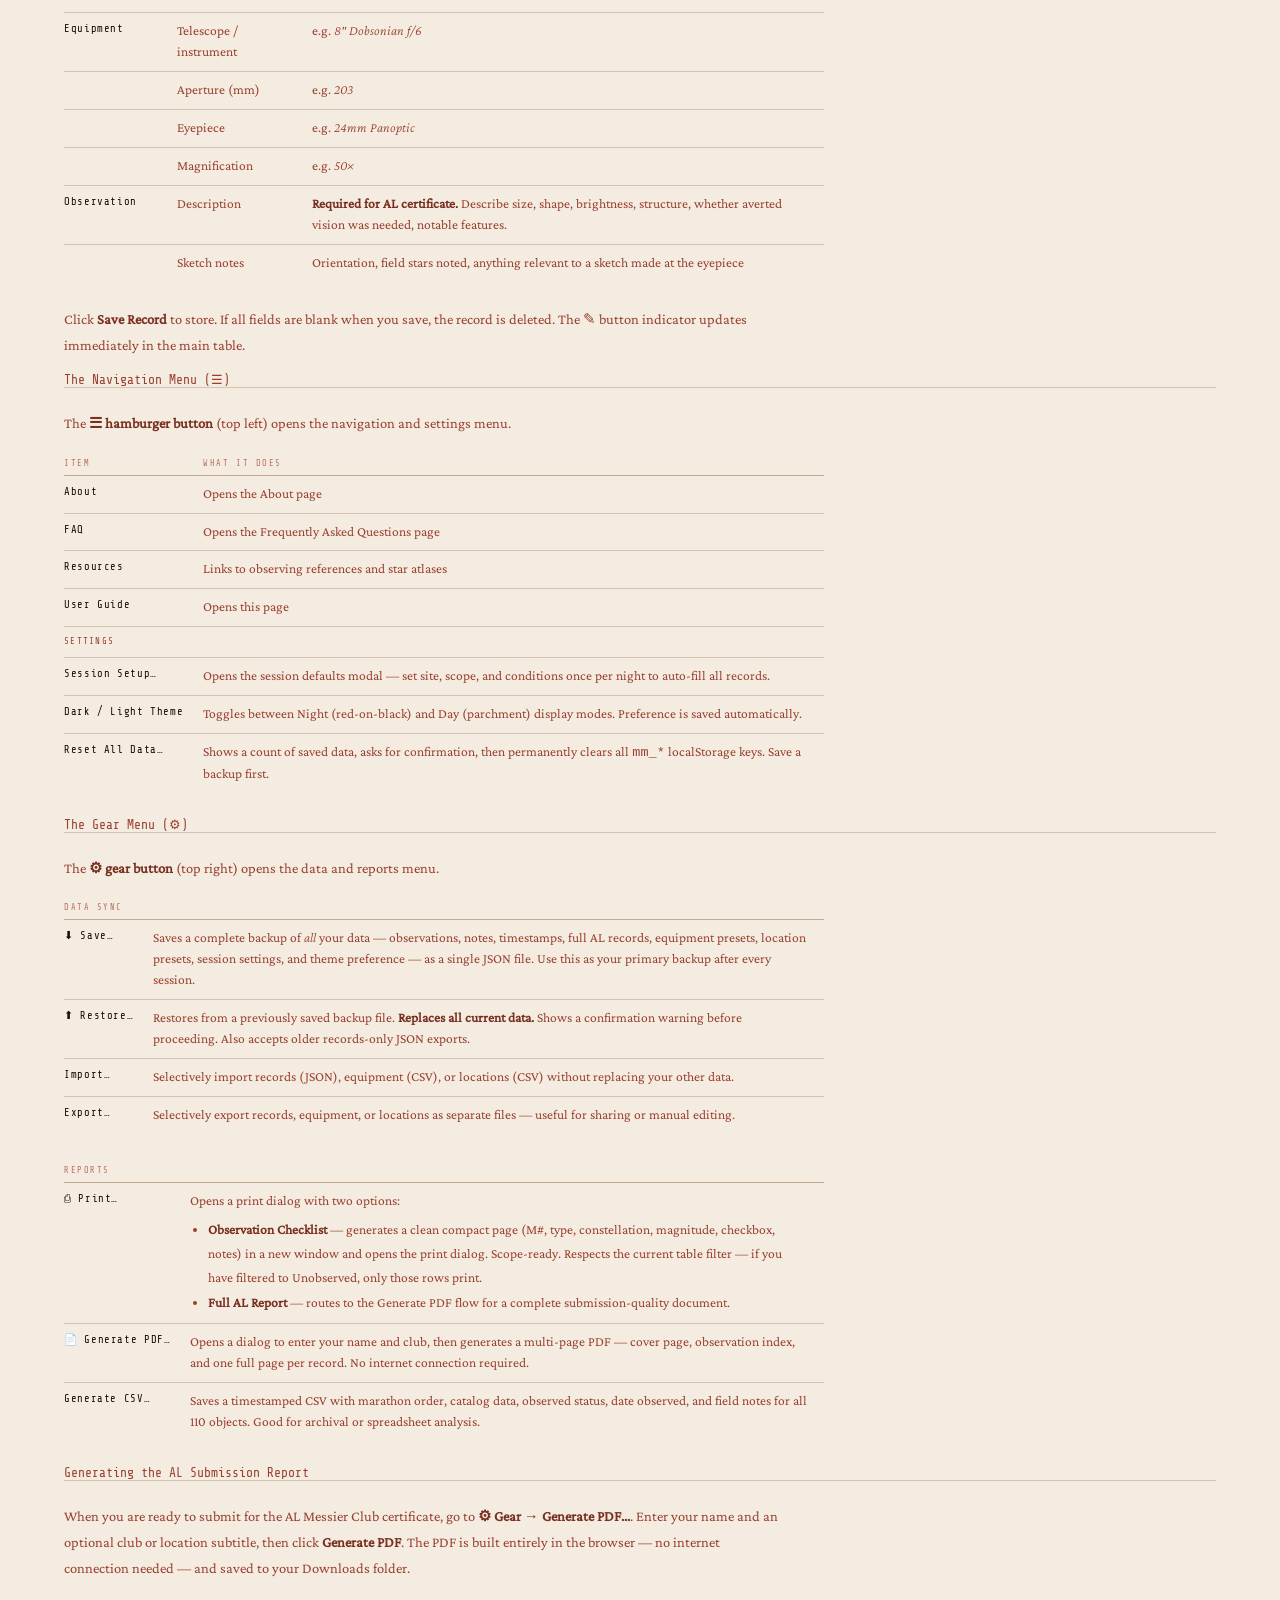
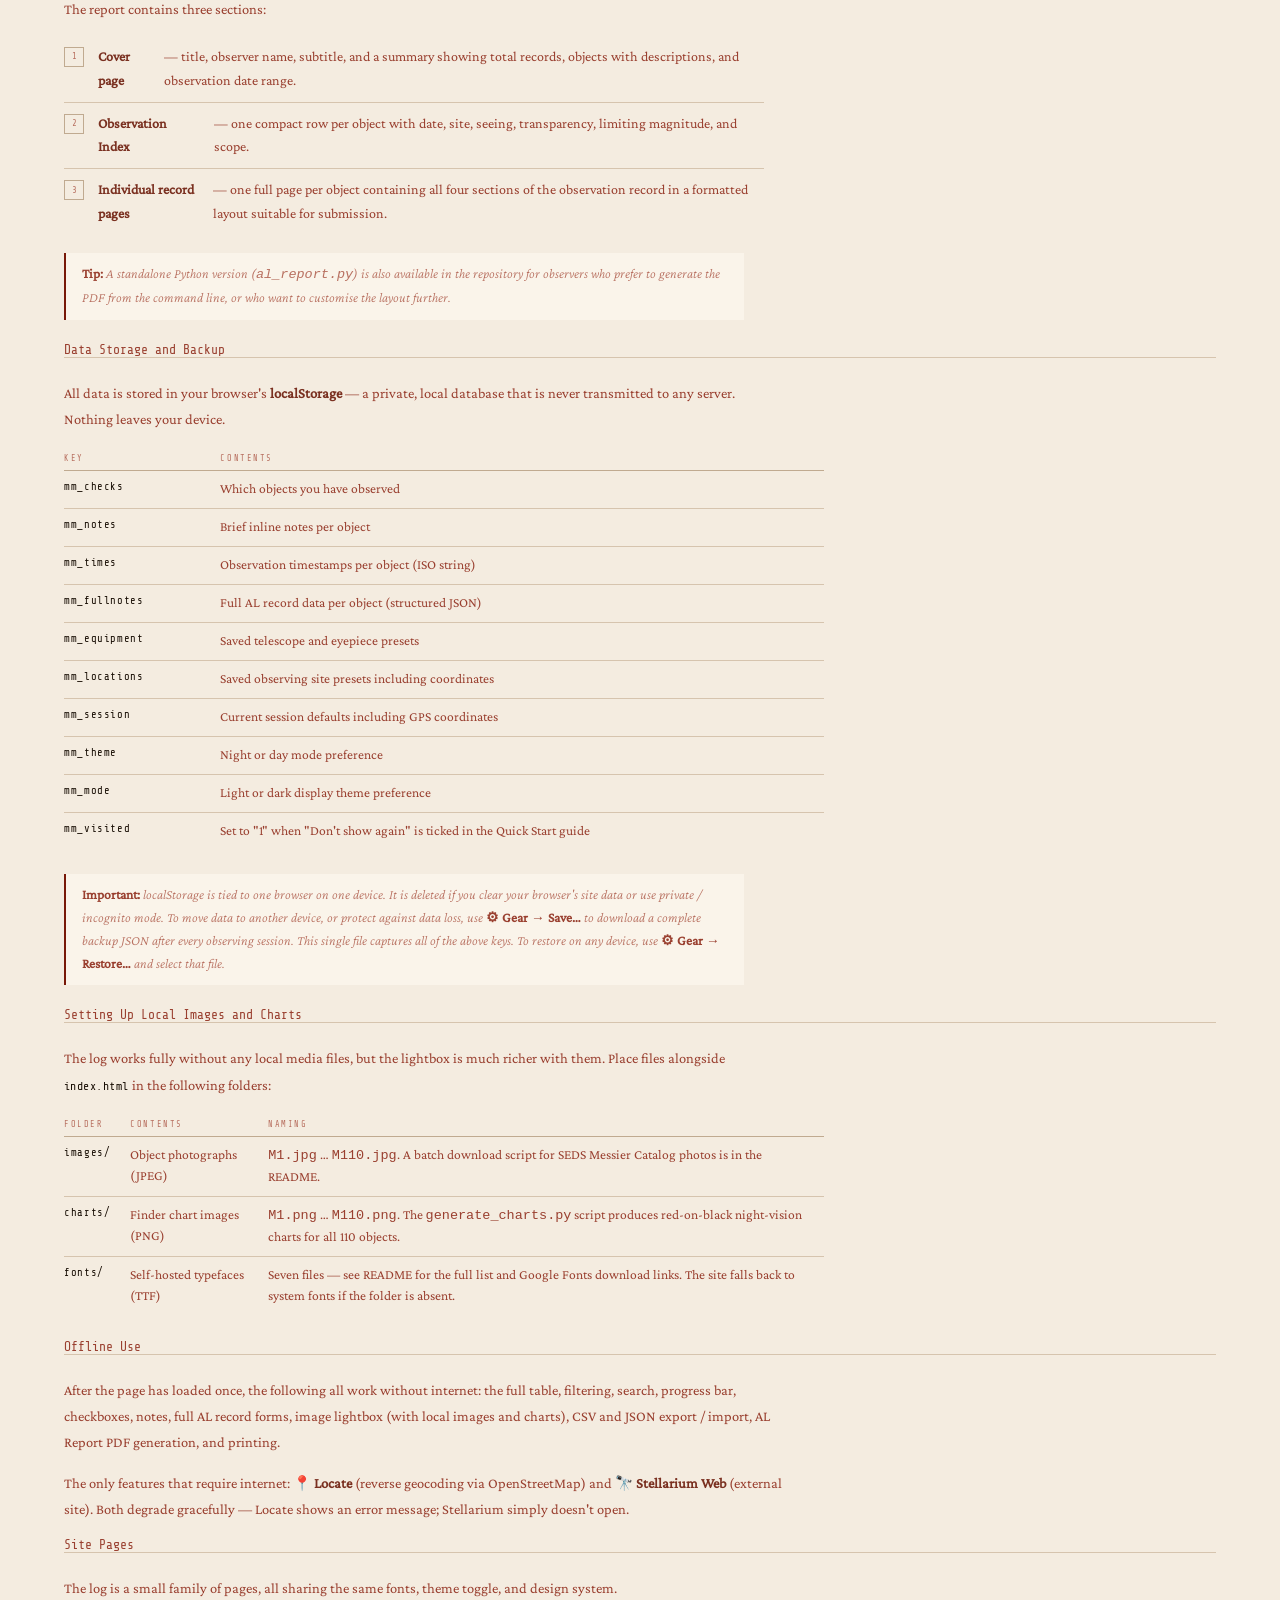
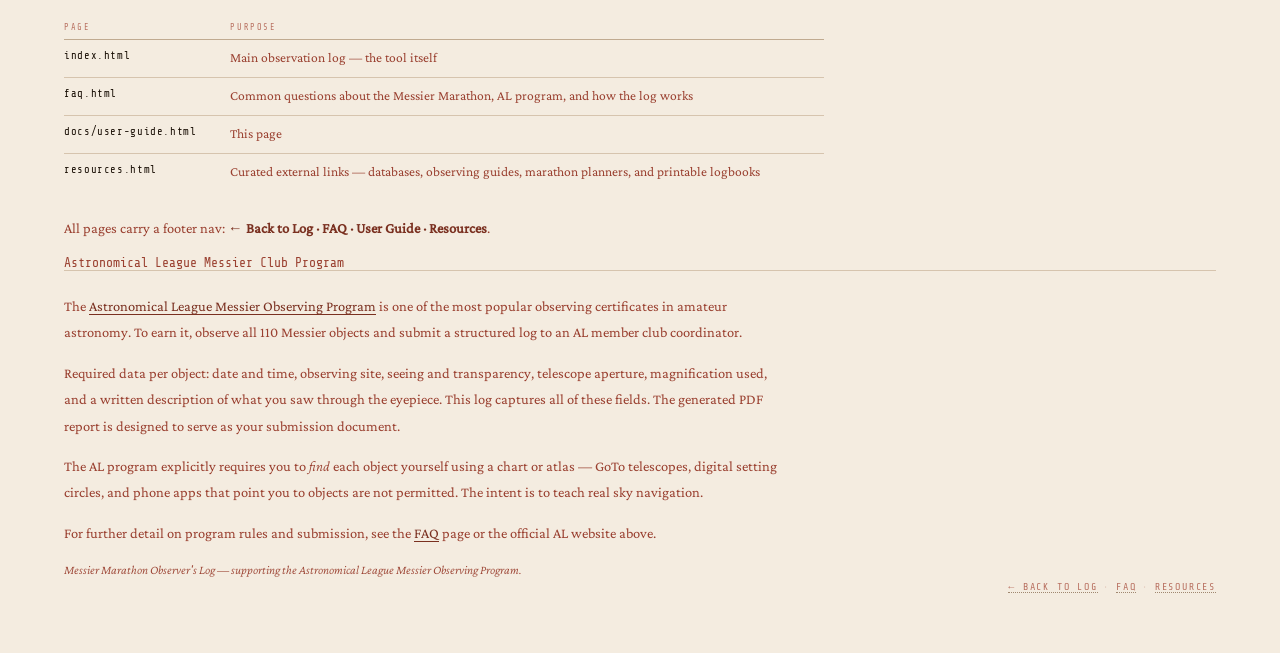
<file: docs/user-guide.html>
<!DOCTYPE html>
<html lang="en" data-theme="night">
<head>
<script>
// Apply saved theme immediately to prevent flash of wrong theme
(function(){var m=localStorage.getItem('mm_mode'),t=localStorage.getItem('mm_theme');document.documentElement.setAttribute('data-theme',m==='night'?'night':(t==='dark'?'dark':'light'));})();
</script>
<meta charset="UTF-8">
<meta name="viewport" content="width=device-width, initial-scale=1.0">
<title>User Guide — Messier Marathon Observer's Log</title>
<style>
@font-face { font-family: "Cinzel"; src: url("../fonts/Cinzel-Regular.ttf") format("truetype"); font-weight: 400; font-display: swap; }
@font-face { font-family: "Cinzel"; src: url("../fonts/Cinzel-SemiBold.ttf") format("truetype"); font-weight: 600; font-display: swap; }
@font-face { font-family: "Cinzel"; src: url("../fonts/Cinzel-Bold.ttf") format("truetype"); font-weight: 700; font-display: swap; }
@font-face { font-family: "Share Tech Mono"; src: url("../fonts/ShareTechMono-Regular.ttf") format("truetype"); font-weight: 400; font-display: swap; }
@font-face { font-family: "Crimson Pro"; src: url("../fonts/CrimsonPro-Light.ttf") format("truetype"); font-weight: 300; font-display: swap; }
@font-face { font-family: "Crimson Pro"; src: url("../fonts/CrimsonPro-Regular.ttf") format("truetype"); font-weight: 400; font-display: swap; }
@font-face { font-family: "Crimson Pro"; src: url("../fonts/CrimsonPro-LightItalic.ttf") format("truetype"); font-weight: 300; font-style: italic; font-display: swap; }
</style>
<link rel="stylesheet" href="../css/mm-shared.css">
<style>

/* ════════ PAGE STRUCTURE ════════ */
.guide-heading {
  font-family: 'Cinzel', serif;
  font-size: 22px;
  letter-spacing: .14em;
  color: var(--text-head);
  text-transform: uppercase;
  margin-bottom: 6px;
  transition: color .3s;
}
.guide-intro {
  font-family: 'Crimson Pro', serif;
  font-style: italic;
  font-size: 14.5px;
  color: var(--text-meta);
  line-height: 1.7;
  margin-bottom: 40px;
  max-width: 640px;
  transition: color .3s;
}

/* ════════ SECTION TITLES ════════ */
/* Re-uses .faq-section-title from mm-shared.css — only custom overrides here */
.guide-section {
  margin-top: 44px;
  margin-bottom: 20px;
}
.guide-section-rule {
  border: none;
  border-top: 1px solid var(--border);
  margin: 0 0 22px 0;
  transition: border-color .3s;
}

/* ════════ BODY TEXT ════════ */
.guide-body {
  font-family: 'Crimson Pro', serif;
  font-size: 14.5px;
  line-height: 1.82;
  color: var(--text-meta);
  max-width: 720px;
  margin-bottom: 14px;
  transition: color .3s;
}
.guide-body p { margin-bottom: 10px; }
.guide-body p:last-child { margin-bottom: 0; }
.guide-body a { color: var(--text-sub); text-underline-offset: 3px; transition: color .2s; }
.guide-body a:hover { color: var(--text-data); }
.guide-body strong { color: var(--text-sub); font-weight: 600; }
.guide-body em { font-style: italic; }
.guide-body code {
  font-family: 'Share Tech Mono', monospace;
  font-size: 11.5px;
  color: var(--text-data);
  letter-spacing: .04em;
}

/* ════════ USE CASE CARDS ════════ */
.use-case-grid {
  display: grid;
  grid-template-columns: 1fr 1fr;
  gap: 18px;
  margin: 20px 0 32px;
  max-width: 820px;
}
@media (max-width: 620px) { .use-case-grid { grid-template-columns: 1fr; } }
.use-case-card {
  border: 1px solid var(--border2);
  padding: 20px 20px 16px;
  background: var(--bg2);
  transition: background .3s, border-color .3s;
}
.use-case-card-header {
  display: flex;
  align-items: center;
  gap: 12px;
  margin-bottom: 12px;
  padding-bottom: 10px;
  border-bottom: 1px solid var(--border);
}
.use-case-icon {
  font-size: 22px;
  line-height: 1;
  flex-shrink: 0;
}
.use-case-title {
  font-family: 'Cinzel', serif;
  font-size: 10px;
  letter-spacing: .22em;
  text-transform: uppercase;
  color: var(--text-sub);
  transition: color .3s;
}
.use-case-sub {
  font-family: 'Share Tech Mono', monospace;
  font-size: 9px;
  letter-spacing: .1em;
  color: var(--text-dim);
  margin-top: 2px;
  transition: color .3s;
}
.use-case-card .guide-body { margin-bottom: 0; }

/* ════════ STEP LISTS ════════ */
.guide-steps {
  list-style: none;
  padding: 0;
  margin: 0 0 18px 0;
  max-width: 700px;
  counter-reset: step-counter;
}
.guide-steps li {
  counter-increment: step-counter;
  display: flex;
  gap: 14px;
  align-items: flex-start;
  padding: 9px 0;
  border-bottom: 1px solid var(--border);
  font-family: 'Crimson Pro', serif;
  font-size: 14px;
  line-height: 1.7;
  color: var(--text-meta);
  transition: border-color .3s, color .3s;
}
.guide-steps li:last-child { border-bottom: none; }
.guide-steps li::before {
  content: counter(step-counter);
  font-family: 'Share Tech Mono', monospace;
  font-size: 9px;
  color: var(--text-dim);
  border: 1px solid var(--border2);
  width: 20px;
  height: 20px;
  display: flex;
  align-items: center;
  justify-content: center;
  flex-shrink: 0;
  margin-top: 2px;
  transition: color .3s, border-color .3s;
}
.guide-steps li strong { color: var(--text-sub); font-weight: 600; }

/* ════════ FEATURE CALLOUTS ════════ */
.callout-grid {
  display: grid;
  grid-template-columns: 1fr 1fr;
  gap: 10px 28px;
  margin: 14px 0 24px;
  max-width: 760px;
}
@media (max-width: 540px) { .callout-grid { grid-template-columns: 1fr; } }
.callout-item {
  display: flex;
  gap: 10px;
  align-items: flex-start;
  font-family: 'Crimson Pro', serif;
  font-size: 13.5px;
  line-height: 1.55;
  color: var(--text-meta);
  padding: 8px 0;
  border-bottom: 1px solid var(--border);
  transition: color .3s, border-color .3s;
}
.callout-icon {
  font-size: 13px;
  color: var(--text-dim);
  flex-shrink: 0;
  margin-top: 1px;
  transition: color .3s;
}
.callout-item strong { color: var(--text-sub); font-weight: 600; }

/* ════════ DATA TABLES ════════ */
.guide-table-wrap {
  overflow-x: auto;
  margin: 12px 0 24px;
  max-width: 760px;
}
.guide-table {
  width: 100%;
  border-collapse: collapse;
  font-family: 'Crimson Pro', serif;
  font-size: 13.5px;
  color: var(--text-meta);
}
.guide-table th {
  font-family: 'Share Tech Mono', monospace;
  font-size: 8.5px;
  letter-spacing: .18em;
  text-transform: uppercase;
  color: var(--text-dim);
  padding: 7px 14px 7px 0;
  border-bottom: 1px solid var(--border2);
  text-align: left;
  font-weight: 400;
  transition: color .3s, border-color .3s;
}
.guide-table td {
  padding: 8px 14px 8px 0;
  border-bottom: 1px solid var(--border);
  vertical-align: top;
  line-height: 1.55;
  transition: color .3s, border-color .3s;
}
.guide-table tr:last-child td { border-bottom: none; }
.guide-table td:first-child {
  font-family: 'Share Tech Mono', monospace;
  font-size: 10.5px;
  color: var(--text-data);
  letter-spacing: .06em;
  white-space: nowrap;
  padding-right: 20px;
}
.guide-table strong { color: var(--text-sub); font-weight: 600; }

/* ════════ INLINE KEY LABELS ════════ */
.key {
  font-family: 'Share Tech Mono', monospace;
  font-size: 10px;
  color: var(--text-data);
  letter-spacing: .08em;
  border: 1px solid var(--border2);
  padding: 1px 6px;
  white-space: nowrap;
}

/* ════════ NOTE CALLOUT BOX ════════ */
.guide-note {
  border-left: 2px solid var(--red-dim);
  padding: 10px 16px;
  margin: 14px 0 22px;
  max-width: 680px;
  background: var(--bg2);
  font-family: 'Crimson Pro', serif;
  font-style: italic;
  font-size: 13.5px;
  line-height: 1.7;
  color: var(--text-dim);
  transition: all .3s;
}
.guide-note strong { color: var(--text-meta); font-style: normal; font-weight: 600; }



/* ════════ HAMBURGER NAV MENU ════════ */
.nav-menu-wrap {
  position: absolute;
  top: 0;
  left: 0;
  z-index: 500;
}
.nav-menu-btn {
  background: none;
  border: none;
  cursor: pointer;
  padding: 6px 8px;
  display: flex;
  flex-direction: column;
  gap: 5px;
  opacity: .6;
  transition: opacity .2s;
}
.nav-menu-btn:hover,
.nav-menu-btn.open { opacity: 1; }
.nav-menu-btn .bar {
  display: block;
  width: 20px;
  height: 2px;
  background: var(--text-sub);
  border-radius: 1px;
  transition: background .3s, transform .2s, opacity .2s;
}
.nav-menu-btn.open .bar:nth-child(1) { transform: translateY(7px) rotate(45deg); }
.nav-menu-btn.open .bar:nth-child(2) { opacity: 0; }
.nav-menu-btn.open .bar:nth-child(3) { transform: translateY(-7px) rotate(-45deg); }
.nav-menu-dropdown {
  display: none;
  position: absolute;
  top: calc(100% + 4px);
  left: 0;
  min-width: 180px;
  background: var(--bg2);
  border: 1px solid var(--border2);
  padding: 4px 0;
  z-index: 600;
}
.nav-menu-dropdown.open { display: block; }
.nav-menu-link {
  display: block;
  padding: 10px 18px;
  font-family: 'Share Tech Mono', monospace;
  font-size: 10px;
  letter-spacing: .18em;
  text-transform: uppercase;
  color: var(--text-dim);
  text-decoration: none;
  border-bottom: 1px solid var(--border);
  transition: color .15s, background .15s;
}
.nav-menu-link:last-child { border-bottom: none; }
.nav-menu-link:hover { color: var(--text-data); background: var(--bg2); }

</style>
</head>
<body>
<div class="wrapper">



  <!-- HEADER -->

  <!-- HAMBURGER NAV MENU -->
  <div class="nav-menu-wrap">
    <button class="nav-menu-btn" id="navMenuBtn" aria-label="Site navigation">
      <span class="bar"></span>
      <span class="bar"></span>
      <span class="bar"></span>
    </button>
    <div class="nav-menu-dropdown" id="navMenuDropdown">
      <a href="../index.html" class="nav-menu-link">Log</a>
      <a href="../docs/about.html" class="nav-menu-link">About</a>
      <a href="../docs/faq.html" class="nav-menu-link">FAQ</a>
      <a href="../docs/resources.html" class="nav-menu-link">Resources</a>
      <a href="../docs/user-guide.html" class="nav-menu-link disabled">User Guide</a>
    </div>
  </div>

  <header class="page-header">
    <div class="header-left">
      <div class="site-title"><a href="../index.html">Messier Marathon Observer's Log</a></div>
      <div class="page-subtitle">User Guide</div>
    </div>
    <div class="theme-toggle" id="themeToggle" title="Toggle day/night mode">
      <span class="theme-icon moon">🌙</span>
      <div class="toggle-pill"></div>
      <span class="theme-icon sun">☀</span>
    </div>
  </header>

  <!-- INTRO -->
  <h1 class="guide-heading">User Guide</h1>
  <p class="guide-intro">Everything you need to know to use this log, whether you are ticking off objects for the fun of it or building a complete record for the Astronomical League Messier Club certificate.</p>


  <!-- ══════════════════════════════════════════
       TWO USE CASES
  ═══════════════════════════════════════════ -->
  <div class="faq-section-title">Two Use Cases</div>
  <hr class="guide-section-rule">

  <p class="guide-body">This log is designed to serve two kinds of observers. You can use it for one, the other, or both — many observers start casual and add full records as their interest in the AL program grows.</p>

  <p class="guide-body">When you open the site for the first time, a <strong>Quick Start Guide</strong> appears automatically explaining both use cases and linking to this page. Tick <strong>"Don't show again"</strong> before dismissing it to suppress it on future visits, or leave it unticked to see it again on any browser where no data has been saved yet.</p>

  <div class="use-case-grid">
    <div class="use-case-card">
      <div class="use-case-card-header">
        <span class="use-case-icon">☑</span>
        <div>
          <div class="use-case-title">Casual Messier Checklist</div>
          <div class="use-case-sub">Just track what you've seen</div>
        </div>
      </div>
      <p class="guide-body">Check off objects as you observe them, jot a brief note in the inline field, and watch the progress bar advance. Use <strong>Night Mode</strong> (🌙 toggle, top right) at the telescope — red-on-black preserves your dark adaptation. Save a full backup any time from the <strong>⚙ Gear</strong> menu. That's all you need to do.</p>
    </div>
    <div class="use-case-card">
      <div class="use-case-card-header">
        <span class="use-case-icon">🏅</span>
        <div>
          <div class="use-case-title">AL Messier Certificate</div>
          <div class="use-case-sub">Full records for award submission</div>
        </div>
      </div>
      <p class="guide-body">Click the <strong>✎</strong> button on any object to open the full observation record — date, time, site, seeing, transparency, limiting magnitude, telescope, eyepiece, and a written description. Use <strong>☰ → Session Setup</strong> to set location and equipment once per night so every record auto-fills. Generate your submission PDF from <strong>⚙ Gear → Generate PDF</strong>.</p>
    </div>
  </div>


  <!-- ══════════════════════════════════════════
       NIGHT / DAY MODES
  ═══════════════════════════════════════════ -->
  <div class="faq-section-title">Night Mode and Day Mode</div>
  <hr class="guide-section-rule">

  <p class="guide-body">The <strong>🌙 / ☀</strong> toggle in the top-right corner switches between two display themes. Your preference is saved automatically and restored every time you open the page.</p>

  <div class="guide-table-wrap">
    <table class="guide-table">
      <thead><tr><th>Mode</th><th>Appearance</th><th>When to use</th></tr></thead>
      <tbody>
        <tr>
          <td>🌙 Night</td>
          <td>Near-black background, red-spectrum text and controls</td>
          <td>At the telescope. Red light does not constrict the pupil or bleach the rods, so your dark adaptation is fully preserved.</td>
        </tr>
        <tr>
          <td>☀ Day</td>
          <td>Warm parchment background, dark ink, maroon accents</td>
          <td>Planning sessions indoors, filling in full AL records, generating reports.</td>
        </tr>
      </tbody>
    </table>
  </div>

  <div class="guide-note"><strong>Why red light?</strong> The human eye's rod cells — responsible for low-light vision — are insensitive to red wavelengths. White light bleaches rhodopsin in the rods and takes 20–30 minutes to recover. Red light lets you read the screen at the eyepiece without resetting your dark adaptation.</div>


  <!-- ══════════════════════════════════════════
       THE TABLE
  ═══════════════════════════════════════════ -->
  <div class="faq-section-title">The Observation Table</div>
  <hr class="guide-section-rule">

  <p class="guide-body">All 110 Messier objects are listed in <strong>marathon search order</strong> — the sequence that gives the best statistical chance of seeing all 110 in a single night, running west to east from objects visible just after dusk to objects rising just before dawn. This is different from Messier number order.</p>

  <div class="guide-table-wrap">
    <table class="guide-table">
      <thead><tr><th>Column</th><th>Description</th></tr></thead>
      <tbody>
        <tr><td>#</td><td>Marathon sequence position (1–110)</td></tr>
        <tr><td>Object</td><td>Messier designation — <strong>click to open the image lightbox</strong></td></tr>
        <tr><td>Type</td><td>Object type with a colour-coded dot. See the legend panel below the toolbar.</td></tr>
        <tr><td>Con</td><td>IAU constellation abbreviation</td></tr>
        <tr><td>Mag</td><td>Visual magnitude</td></tr>
        <tr><td>RA / Dec</td><td>J2000.0 equatorial coordinates</td></tr>
        <tr><td>PSA Pg</td><td><em>Pocket Sky Atlas</em> page reference (Roger Sinnott, Sky &amp; Telescope)</td></tr>
        <tr><td>✓</td><td>Observation checkbox — records a hidden timestamp when ticked</td></tr>
        <tr><td>Field Notes</td><td>Brief inline note field + <strong>✎</strong> full AL record button</td></tr>
      </tbody>
    </table>
  </div>

  <p class="guide-body">Checking an object dims its row, advances the progress bar, and silently records the exact timestamp of the observation. This timestamp flows into the full AL record and the CSV export as "Date Observed." Unchecking removes it.</p>

  <p class="guide-body"><strong>Field Notes ↔ AL Description sync:</strong> the inline Field Notes field and the Description field in the full AL record modal are kept in sync automatically. When you open the AL record, any text in Field Notes seeds the Description so you are never starting from scratch. When you save the AL record, the Description is written back to Field Notes so the table always shows your latest observation text. You can type a shorthand note at the telescope and expand it properly in the AL form later — the table cell updates when you save.</p>


  <!-- ══════════════════════════════════════════
       FILTER AND SEARCH
  ═══════════════════════════════════════════ -->
  <div class="faq-section-title">Filtering and Search</div>
  <hr class="guide-section-rule">

  <p class="guide-body"><strong>Filter buttons</strong> above the table narrow the display to one object type, or to unobserved objects only. Click <strong>All</strong> to reset. The <strong>Unobserved</strong> filter is especially useful during a session to see only what remains.</p>

  <p class="guide-body"><strong>Search</strong> filters by any text matching the M-number, type name, or constellation abbreviation. For example: <code>Sgr</code> shows only Sagittarius objects; <code>glob</code> shows globulars; <code>M4</code> shows M4, M40, M41 and so on. A <strong>×</strong> clear button appears inside the search box as soon as you start typing — click it to reset instantly. Filters and search combine — you can filter to Globular Cluster and then type <code>Her</code> to show only Hercules globulars.</p>


  <!-- ══════════════════════════════════════════
       IMAGE LIGHTBOX
  ═══════════════════════════════════════════ -->
  <div class="faq-section-title">Image Lightbox</div>
  <hr class="guide-section-rule">

  <p class="guide-body">Click any <strong>M-number</strong> in the Object column to open the lightbox modal for that object.</p>

  <div class="callout-grid">
    <div class="callout-item"><span class="callout-icon">🖼</span><span><strong>Left panel</strong> — object photograph from a local <code>images/</code> folder. A placeholder is shown if the image is absent.</span></div>
    <div class="callout-item"><span class="callout-icon">📋</span><span><strong>Right sidebar</strong> — full catalog data: type, constellation, magnitude, RA, Dec, PSA page.</span></div>
    <div class="callout-item"><span class="callout-icon">🗺</span><span><strong>Finder Chart button</strong> — opens a local chart image from <code>charts/M[n].png</code> if present.</span></div>
    <div class="callout-item"><span class="callout-icon">🔭</span><span><strong>Stellarium Web button</strong> — opens the free online 3D sky simulator centred on this object (requires internet).</span></div>
    <div class="callout-item"><span class="callout-icon">◀▶</span><span><strong>Footer navigation</strong> — step through all 110 objects in order with the ← / → buttons.</span></div>
    <div class="callout-item"><span class="callout-icon">⌨</span><span><strong>Keyboard</strong> — ← → to navigate; <code>Escape</code> or click outside to close.</span></div>
  </div>


  <!-- ══════════════════════════════════════════
       SESSION SETUP
  ═══════════════════════════════════════════ -->
  <div class="faq-section-title">Session Setup</div>
  <hr class="guide-section-rule">

  <p class="guide-body">Open <strong>☰ → Session Setup</strong> at the start of each observing session to set defaults that auto-fill blank fields in every full observation record you open that night. Existing saved data is <em>never</em> overwritten — session values only fill gaps.</p>

  <p class="guide-body"><strong>Fields you can set as session defaults:</strong> observing site, seeing (Antoniadi scale), transparency, limiting magnitude, telescope / instrument, aperture, eyepiece, magnification.</p>

  <p class="guide-body">The <strong>📍 Locate</strong> button requests your GPS coordinates from the device (browser permission required; works on HTTPS or localhost). Once obtained, the site calls OpenStreetMap Nominatim to reverse-geocode the coordinates into a place name and fills it into the Site field automatically. Raw coordinates are also stored in the session.</p>

  <p class="guide-body">A pulsing <strong>Session active</strong> indicator appears in the toolbar while any session default is set. Use <strong>↺ Clear Session</strong> inside the modal to remove all defaults without affecting any saved records. Session data lives in <code>mm_session</code> localStorage and survives page refreshes.</p>


  <!-- ══════════════════════════════════════════
       FULL AL OBSERVATION RECORDS
  ═══════════════════════════════════════════ -->
  <div class="faq-section-title">Full AL Observation Records</div>
  <hr class="guide-section-rule">

  <p class="guide-body">The <strong>✎</strong> button at the right edge of every object's notes cell opens the full observation record form. The icon is outlined and dim when no record is saved; it fills with a solid red background when a record exists — giving an at-a-glance status across the whole table.</p>

  <p class="guide-body"><strong>Auto-fill priority when opening a blank record:</strong> existing saved data → session defaults → checkbox timestamp (for date/time) → current date and time. The description field pre-populates from any brief inline note already typed.</p>

  <div class="guide-table-wrap">
    <table class="guide-table">
      <thead><tr><th>Section</th><th>Field</th><th>Notes</th></tr></thead>
      <tbody>
        <tr><td>When &amp; Where</td><td>Date</td><td>Pre-filled from checkbox timestamp or current date</td></tr>
        <tr><td></td><td>Time (local)</td><td>Pre-filled similarly</td></tr>
        <tr><td></td><td>Observing site</td><td>Pre-filled from session default</td></tr>
        <tr><td>Sky Conditions</td><td>Seeing — Antoniadi scale</td><td>I Perfect · II Slight undulations · III Moderate · IV Poor · V Very bad</td></tr>
        <tr><td></td><td>Transparency</td><td>5 Excellent → 1 Very poor</td></tr>
        <tr><td></td><td>Limiting magnitude</td><td>Faintest naked-eye star visible</td></tr>
        <tr><td>Equipment</td><td>Telescope / instrument</td><td>e.g. <em>8″ Dobsonian f/6</em></td></tr>
        <tr><td></td><td>Aperture (mm)</td><td>e.g. <em>203</em></td></tr>
        <tr><td></td><td>Eyepiece</td><td>e.g. <em>24mm Panoptic</em></td></tr>
        <tr><td></td><td>Magnification</td><td>e.g. <em>50×</em></td></tr>
        <tr><td>Observation</td><td>Description</td><td><strong>Required for AL certificate.</strong> Describe size, shape, brightness, structure, whether averted vision was needed, notable features.</td></tr>
        <tr><td></td><td>Sketch notes</td><td>Orientation, field stars noted, anything relevant to a sketch made at the eyepiece</td></tr>
      </tbody>
    </table>
  </div>

  <p class="guide-body">Click <strong>Save Record</strong> to store. If all fields are blank when you save, the record is deleted. The ✎ button indicator updates immediately in the main table.</p>


  <!-- ══════════════════════════════════════════
       HAMBURGER MENU
  ═══════════════════════════════════════════ -->
  <div class="faq-section-title">The Navigation Menu (☰)</div>
  <hr class="guide-section-rule">

  <p class="guide-body">The <strong>☰ hamburger button</strong> (top left) opens the navigation and settings menu.</p>

  <div class="guide-table-wrap">
    <table class="guide-table">
      <thead><tr><th>Item</th><th>What it does</th></tr></thead>
      <tbody>
        <tr><td>About</td><td>Opens the About page</td></tr>
        <tr><td>FAQ</td><td>Opens the Frequently Asked Questions page</td></tr>
        <tr><td>Resources</td><td>Links to observing references and star atlases</td></tr>
        <tr><td>User Guide</td><td>Opens this page</td></tr>
        <tr><td colspan="2" style="font-size:9px;letter-spacing:.14em;text-transform:uppercase;color:var(--text-meta);padding-top:8px;">Settings</td></tr>
        <tr><td>Session Setup…</td><td>Opens the session defaults modal — set site, scope, and conditions once per night to auto-fill all records.</td></tr>
        <tr><td>Dark / Light Theme</td><td>Toggles between Night (red-on-black) and Day (parchment) display modes. Preference is saved automatically.</td></tr>
        <tr><td>Reset All Data…</td><td>Shows a count of saved data, asks for confirmation, then permanently clears all <code>mm_*</code> localStorage keys. Save a backup first.</td></tr>
      </tbody>
    </table>
  </div>


  <!-- ══════════════════════════════════════════
       GEAR MENU
  ═══════════════════════════════════════════ -->
  <div class="faq-section-title">The Gear Menu (⚙)</div>
  <hr class="guide-section-rule">

  <p class="guide-body">The <strong>⚙ gear button</strong> (top right) opens the data and reports menu.</p>

  <div class="guide-table-wrap">
    <table class="guide-table">
      <thead><tr><th colspan="2">Data Sync</th></tr></thead>
      <tbody>
        <tr><td>⬇ Save…</td><td>Saves a complete backup of <em>all</em> your data — observations, notes, timestamps, full AL records, equipment presets, location presets, session settings, and theme preference — as a single JSON file. Use this as your primary backup after every session.</td></tr>
        <tr><td>⬆ Restore…</td><td>Restores from a previously saved backup file. <strong>Replaces all current data.</strong> Shows a confirmation warning before proceeding. Also accepts older records-only JSON exports.</td></tr>
        <tr><td>Import…</td><td>Selectively import records (JSON), equipment (CSV), or locations (CSV) without replacing your other data.</td></tr>
        <tr><td>Export…</td><td>Selectively export records, equipment, or locations as separate files — useful for sharing or manual editing.</td></tr>
      </tbody>
    </table>
  </div>

  <div class="guide-table-wrap" style="margin-top:12px;">
    <table class="guide-table">
      <thead><tr><th colspan="2">Reports</th></tr></thead>
      <tbody>
        <tr><td>⎙ Print…</td><td>Opens a print dialog with two options:
          <ul style="margin-top:6px;padding-left:18px;line-height:1.8;">
            <li><strong>Observation Checklist</strong> — generates a clean compact page (M#, type, constellation, magnitude, checkbox, notes) in a new window and opens the print dialog. Scope-ready. Respects the current table filter — if you have filtered to Unobserved, only those rows print.</li>
            <li><strong>Full AL Report</strong> — routes to the Generate PDF flow for a complete submission-quality document.</li>
          </ul>
        </td></tr>
        <tr><td>📄 Generate PDF…</td><td>Opens a dialog to enter your name and club, then generates a multi-page PDF — cover page, observation index, and one full page per record. No internet connection required.</td></tr>
        <tr><td>Generate CSV…</td><td>Saves a timestamped CSV with marathon order, catalog data, observed status, date observed, and field notes for all 110 objects. Good for archival or spreadsheet analysis.</td></tr>
      </tbody>
    </table>
  </div>


  <!-- ══════════════════════════════════════════
       AL REPORT PDF
  ═══════════════════════════════════════════ -->
  <div class="faq-section-title">Generating the AL Submission Report</div>
  <hr class="guide-section-rule">

  <p class="guide-body">When you are ready to submit for the AL Messier Club certificate, go to <strong>⚙ Gear → Generate PDF…</strong>. Enter your name and an optional club or location subtitle, then click <strong>Generate PDF</strong>. The PDF is built entirely in the browser — no internet connection needed — and saved to your Downloads folder.</p>

  <p class="guide-body">The report contains three sections:</p>

  <ol class="guide-steps">
    <li><strong>Cover page</strong> — title, observer name, subtitle, and a summary showing total records, objects with descriptions, and observation date range.</li>
    <li><strong>Observation Index</strong> — one compact row per object with date, site, seeing, transparency, limiting magnitude, and scope.</li>
    <li><strong>Individual record pages</strong> — one full page per object containing all four sections of the observation record in a formatted layout suitable for submission.</li>
  </ol>

  <div class="guide-note"><strong>Tip:</strong> A standalone Python version (<code>al_report.py</code>) is also available in the repository for observers who prefer to generate the PDF from the command line, or who want to customise the layout further.</div>


  <!-- ══════════════════════════════════════════
       DATA STORAGE AND BACKUP
  ═══════════════════════════════════════════ -->
  <div class="faq-section-title">Data Storage and Backup</div>
  <hr class="guide-section-rule">

  <p class="guide-body">All data is stored in your browser's <strong>localStorage</strong> — a private, local database that is never transmitted to any server. Nothing leaves your device.</p>

  <div class="guide-table-wrap">
    <table class="guide-table">
      <thead><tr><th>Key</th><th>Contents</th></tr></thead>
      <tbody>
        <tr><td>mm_checks</td><td>Which objects you have observed</td></tr>
        <tr><td>mm_notes</td><td>Brief inline notes per object</td></tr>
        <tr><td>mm_times</td><td>Observation timestamps per object (ISO string)</td></tr>
        <tr><td>mm_fullnotes</td><td>Full AL record data per object (structured JSON)</td></tr>
        <tr><td>mm_equipment</td><td>Saved telescope and eyepiece presets</td></tr>
        <tr><td>mm_locations</td><td>Saved observing site presets including coordinates</td></tr>
        <tr><td>mm_session</td><td>Current session defaults including GPS coordinates</td></tr>
        <tr><td>mm_theme</td><td>Night or day mode preference</td></tr>
        <tr><td>mm_mode</td><td>Light or dark display theme preference</td></tr>
        <tr><td>mm_visited</td><td>Set to "1" when "Don't show again" is ticked in the Quick Start guide</td></tr>
      </tbody>
    </table>
  </div>

  <div class="guide-note"><strong>Important:</strong> localStorage is tied to one browser on one device. It is deleted if you clear your browser's site data or use private / incognito mode. To move data to another device, or protect against data loss, use <strong>⚙ Gear → Save…</strong> to download a complete backup JSON after every observing session. This single file captures <em>all</em> of the above keys. To restore on any device, use <strong>⚙ Gear → Restore…</strong> and select that file.</div>


  <!-- ══════════════════════════════════════════
       LOCAL FILES SETUP
  ═══════════════════════════════════════════ -->
  <div class="faq-section-title">Setting Up Local Images and Charts</div>
  <hr class="guide-section-rule">

  <p class="guide-body">The log works fully without any local media files, but the lightbox is much richer with them. Place files alongside <code>index.html</code> in the following folders:</p>

  <div class="guide-table-wrap">
    <table class="guide-table">
      <thead><tr><th>Folder</th><th>Contents</th><th>Naming</th></tr></thead>
      <tbody>
        <tr><td>images/</td><td>Object photographs (JPEG)</td><td><code>M1.jpg</code> … <code>M110.jpg</code>. A batch download script for SEDS Messier Catalog photos is in the README.</td></tr>
        <tr><td>charts/</td><td>Finder chart images (PNG)</td><td><code>M1.png</code> … <code>M110.png</code>. The <code>generate_charts.py</code> script produces red-on-black night-vision charts for all 110 objects.</td></tr>
        <tr><td>fonts/</td><td>Self-hosted typefaces (TTF)</td><td>Seven files — see README for the full list and Google Fonts download links. The site falls back to system fonts if the folder is absent.</td></tr>
      </tbody>
    </table>
  </div>


  <!-- ══════════════════════════════════════════
       OFFLINE USE
  ═══════════════════════════════════════════ -->
  <div class="faq-section-title">Offline Use</div>
  <hr class="guide-section-rule">

  <p class="guide-body">After the page has loaded once, the following all work without internet: the full table, filtering, search, progress bar, checkboxes, notes, full AL record forms, image lightbox (with local images and charts), CSV and JSON export / import, AL Report PDF generation, and printing.</p>

  <p class="guide-body">The only features that require internet: <strong>📍 Locate</strong> (reverse geocoding via OpenStreetMap) and <strong>🔭 Stellarium Web</strong> (external site). Both degrade gracefully — Locate shows an error message; Stellarium simply doesn't open.</p>


  <!-- ══════════════════════════════════════════
       SITE PAGES
  ═══════════════════════════════════════════ -->
  <div class="faq-section-title">Site Pages</div>
  <hr class="guide-section-rule">

  <p class="guide-body">The log is a small family of pages, all sharing the same fonts, theme toggle, and design system.</p>

  <div class="guide-table-wrap">
    <table class="guide-table">
      <thead><tr><th>Page</th><th>Purpose</th></tr></thead>
      <tbody>
        <tr><td>index.html</td><td>Main observation log — the tool itself</td></tr>
        <tr><td>faq.html</td><td>Common questions about the Messier Marathon, AL program, and how the log works</td></tr>
        <tr><td>docs/user-guide.html</td><td>This page</td></tr>
        <tr><td>resources.html</td><td>Curated external links — databases, observing guides, marathon planners, and printable logbooks</td></tr>
      </tbody>
    </table>
  </div>

  <p class="guide-body">All pages carry a footer nav: <strong>← Back to Log · FAQ · User Guide · Resources</strong>.</p>


  <!-- ══════════════════════════════════════════
       AL PROGRAM REFERENCE
  ═══════════════════════════════════════════ -->
  <div class="faq-section-title">Astronomical League Messier Club Program</div>
  <hr class="guide-section-rule">

  <p class="guide-body">The <a href="https://www.astronomicalleague.net/messier-observing-program.html" target="_blank" rel="noopener">Astronomical League Messier Observing Program</a> is one of the most popular observing certificates in amateur astronomy. To earn it, observe all 110 Messier objects and submit a structured log to an AL member club coordinator.</p>

  <p class="guide-body">Required data per object: date and time, observing site, seeing and transparency, telescope aperture, magnification used, and a written description of what you saw through the eyepiece. This log captures all of these fields. The generated PDF report is designed to serve as your submission document.</p>

  <p class="guide-body">The AL program explicitly requires you to <em>find</em> each object yourself using a chart or atlas — GoTo telescopes, digital setting circles, and phone apps that point you to objects are not permitted. The intent is to teach real sky navigation.</p>

  <p class="guide-body">For further detail on program rules and submission, see the <a href="faq.html">FAQ</a> page or the official AL website above.</p>


  <!-- FOOTER -->
  <footer class="page-footer">
    <div class="footer-note">
      Messier Marathon Observer's Log — supporting the Astronomical League Messier Observing Program.
    </div>
    <div class="footer-sig">
      <a href="../index.html" class="nav-link">← Back to Log</a> &nbsp;·&nbsp;
      <a href="../faq.html" class="nav-link">FAQ</a> &nbsp;·&nbsp;
      <a href="../resources.html" class="nav-link">Resources</a>
    </div>
  </footer>

</div><!-- /wrapper -->

<script>
// ── Theme persistence ──────────────────────────────────────────
const root   = document.documentElement;
const toggle = document.getElementById('themeToggle');
toggle.addEventListener('click', () => {
  const cur = root.getAttribute('data-theme');
  if (cur === 'night') {
    const dayTheme = localStorage.getItem('mm_theme') === 'dark' ? 'dark' : 'light';
    root.setAttribute('data-theme', dayTheme);
    localStorage.setItem('mm_mode', 'day');
  } else {
    root.setAttribute('data-theme', 'night');
    localStorage.setItem('mm_mode', 'night');
  }
});
// ── Hamburger nav menu ────────────────────────────────────────────────────────
(function() {
  var btn = document.getElementById('navMenuBtn');
  var dd  = document.getElementById('navMenuDropdown');
  if (!btn || !dd) return;
  btn.addEventListener('click', function(e) {
    e.stopPropagation();
    var open = dd.classList.toggle('open');
    btn.classList.toggle('open', open);
  });
  dd.addEventListener('click', function(e) { e.stopPropagation(); });
  document.addEventListener('click', function() {
    dd.classList.remove('open');
    btn.classList.remove('open');
  });
})();

</script>
</body>
</html>
</file>
<file: mm-shared.css>
/*
 * ═══════════════════════════════════════════════════════════════
 *  mm-shared.css
 *  Messier Marathon Observer's Log — Shared Stylesheet
 *  Used by: index.html / faq.html / cheatsheet.html
 * ═══════════════════════════════════════════════════════════════
 */

/* ════════════════════════════════════════════
   DARK MODE  (night-vision red on deep black)
   ════════════════════════════════════════════ */
:root, [data-theme="dark"] {
  --bg:               #030305;
  --bg2:              #07070d;
  --bg3:              #0c0b14;
  --bg-row-alt:       #0a0912;
  --dim:              #181625;
  --red-bright:       #ff4f38;
  --red-mid:          #c03328;
  --red-dim:          #8a2a1c;
  --red-faint:        #3c1210;
  --amber:            #d04030;
  --text-data:        #e87060;
  --text-head:        #ff4f38;
  --text-sub:         #c03830;
  --text-meta:        #904030;
  --text-dim:         #4a1e18;
  --con-color:        #ff6048;
  --m-color:          #ff5540;
  --border:           #251512;
  --border2:          #3e1f18;
  --border3:          #5a2820;
  --chk-border:       #aa3020;
  --chk-tick:         #ff5540;
  --note-border:      #3e1f18;
  --note-focus:       rgba(180,40,20,.08);
  --progress-bg:      #1a1020;
  --starfield:        rgba(255,90,60,.38);
  --filter-text:      #aa3828;
  --filter-active-bg: #3c1210;
  --search-bg:        #07070d;
  --thead-bg:         #0c0b14;
  --header-line:      #5a2820;
  --row-hover:        rgba(200,50,30,.09);
  --modal-bg:         #07070d;
  --modal-border:     #5a2820;
  --modal-overlay:    rgba(0,0,0,.88);
  --modal-meta:       #904030;
  --modal-close-hover:rgba(255,70,40,.15);
}

/* ════════════════════════════════════════════
   LIGHT MODE  (warm parchment atlas)
   ════════════════════════════════════════════ */
[data-theme="light"] {
  --bg:               #f4ece0;
  --bg2:              #faf4ea;
  --bg3:              #efe5d2;
  --bg-row-alt:       #f6f0e2;
  --dim:              #e6dace;
  --red-bright:       #b82a16;
  --red-mid:          #921e0e;
  --red-dim:          #781808;
  --red-faint:        #f4dbd4;
  --amber:            #8a4a10;
  --text-data:        #180e04;
  --text-head:        #8b1a0a;
  --text-sub:         #7a3020;
  --text-meta:        #9a4030;
  --text-dim:         #b87060;
  --con-color:        #7a4010;
  --m-color:          #9b2012;
  --border:           #d6c4ae;
  --border2:          #c0aa90;
  --border3:          #a08870;
  --chk-border:       #9b2012;
  --chk-tick:         #9b2012;
  --note-border:      #c0aa90;
  --note-focus:       rgba(155,32,18,.06);
  --progress-bg:      #ddd0bc;
  --starfield:        rgba(80,30,10,.10);
  --filter-text:      #7a3020;
  --filter-active-bg: #f4dbd4;
  --search-bg:        #faf4ea;
  --thead-bg:         #ecdfc8;
  --header-line:      #b08868;
  --row-hover:        rgba(155,32,18,.07);
  --modal-bg:         #faf4ea;
  --modal-border:     #a08870;
  --modal-overlay:    rgba(20,10,5,.75);
  --modal-meta:       #9a4030;
  --modal-close-hover:rgba(155,32,18,.1);
}

/* ════════ RESET ════════ */
*, *::before, *::after { box-sizing: border-box; margin: 0; padding: 0; }
html { scroll-behavior: smooth; }

body {
  background: var(--bg);
  color: var(--text-meta);
  font-family: 'Share Tech Mono', monospace;
  font-size: 13px;
  min-height: 100vh;
  overflow-x: hidden;
  transition: background .35s, color .35s;
  position: relative;
}

/* ════════ STARFIELD TEXTURE ════════ */
body::before {
  content: '';
  position: fixed;
  inset: 0;
  background-image:
    radial-gradient(1px   1px   at  7%  4%,  var(--starfield) 0%, transparent 100%),
    radial-gradient(1px   1px   at 19% 11%,  var(--starfield) 0%, transparent 100%),
    radial-gradient(1px   1px   at 34%  7%,  var(--starfield) 0%, transparent 100%),
    radial-gradient(1px   1px   at 52%  3%,  var(--starfield) 0%, transparent 100%),
    radial-gradient(1px   1px   at 68%  9%,  var(--starfield) 0%, transparent 100%),
    radial-gradient(1px   1px   at 83%  5%,  var(--starfield) 0%, transparent 100%),
    radial-gradient(1px   1px   at 93% 14%,  var(--starfield) 0%, transparent 100%),
    radial-gradient(1px   1px   at  4% 22%,  var(--starfield) 0%, transparent 100%),
    radial-gradient(1px   1px   at 44% 19%,  var(--starfield) 0%, transparent 100%),
    radial-gradient(1px   1px   at 76% 24%,  var(--starfield) 0%, transparent 100%),
    radial-gradient(1px   1px   at 12% 38%,  var(--starfield) 0%, transparent 100%),
    radial-gradient(1px   1px   at 88% 41%,  var(--starfield) 0%, transparent 100%),
    radial-gradient(1px   1px   at 58% 47%,  var(--starfield) 0%, transparent 100%),
    radial-gradient(1px   1px   at 28% 55%,  var(--starfield) 0%, transparent 100%),
    radial-gradient(1px   1px   at 72% 62%,  var(--starfield) 0%, transparent 100%),
    radial-gradient(1px   1px   at 16% 70%,  var(--starfield) 0%, transparent 100%),
    radial-gradient(1px   1px   at 96% 75%,  var(--starfield) 0%, transparent 100%),
    radial-gradient(1px   1px   at 38% 83%,  var(--starfield) 0%, transparent 100%),
    radial-gradient(1px   1px   at 62% 90%,  var(--starfield) 0%, transparent 100%),
    radial-gradient(1.5px 1.5px at 25% 30%,  var(--starfield) 0%, transparent 100%),
    radial-gradient(1.5px 1.5px at 55% 15%,  var(--starfield) 0%, transparent 100%),
    radial-gradient(1.5px 1.5px at 80% 50%,  var(--starfield) 0%, transparent 100%),
    radial-gradient(2px   2px   at 42% 60%,  var(--starfield) 0%, transparent 100%),
    radial-gradient(2px   2px   at  8% 85%,  var(--starfield) 0%, transparent 100%);
  pointer-events: none;
  z-index: 0;
  transition: all .35s;
}

/* ════════ LAYOUT ════════ */
.wrapper {
  position: relative;
  z-index: 1;
  max-width: 1200px;
  margin: 0 auto;
  padding: 32px 24px 60px;
}

/* Narrower wrapper for prose pages (FAQ, cheat sheet) */
.wrapper-prose {
  position: relative;
  z-index: 1;
  max-width: 820px;
  margin: 0 auto;
  padding: 32px 20px 60px;
}

/* ════════ THEME TOGGLE (full-page version) ════════ */
.theme-toggle-wrap {
  display: flex;
  align-items: center;
  gap: 8px;
}
.theme-icon {
  font-size: 14px;
  line-height: 1;
  user-select: none;
  transition: opacity .3s;
}
.theme-icon.moon { opacity: .9; }
.theme-icon.sun  { opacity: .35; }
[data-theme="light"] .theme-icon.moon { opacity: .35; }
[data-theme="light"] .theme-icon.sun  { opacity: .9; }
.toggle-pill {
  width: 44px;
  height: 24px;
  background: var(--red-faint);
  border: 1.5px solid var(--border3);
  border-radius: 12px;
  position: relative;
  cursor: pointer;
  transition: background .3s, border-color .3s;
  flex-shrink: 0;
  outline: none;
}
.toggle-pill:focus-visible { box-shadow: 0 0 0 2px var(--red-mid); }
.toggle-pill::after {
  content: '';
  position: absolute;
  top: 3px;
  left: 3px;
  width: 16px;
  height: 16px;
  border-radius: 50%;
  background: var(--red-bright);
  transition: transform .25s cubic-bezier(.4,0,.2,1), background .3s;
}
[data-theme="dark"]  .toggle-pill::after { box-shadow: 0 0 8px var(--red-bright); }
[data-theme="light"] .toggle-pill::after { transform: translateX(20px); box-shadow: none; }
.toggle-label {
  font-size: 9px;
  letter-spacing: .22em;
  color: var(--text-meta);
  text-transform: uppercase;
  min-width: 30px;
  transition: color .3s;
}

/* ════════ PAGE HEADER (prose pages) ════════ */
.page-header {
  display: flex;
  justify-content: space-between;
  align-items: flex-start;
  padding-bottom: 20px;
  border-bottom: 1px solid var(--header-line);
  margin-bottom: 36px;
  transition: border-color .3s;
}
.site-title {
  font-family: 'Cinzel', serif;
  font-size: 13px;
  letter-spacing: .28em;
  text-transform: uppercase;
  color: var(--text-head);
  transition: color .3s;
}
.site-title a {
  color: inherit;
  text-decoration: none;
}
.site-title a:hover { color: var(--text-data); }
.page-subtitle {
  font-family: 'Crimson Pro', serif;
  font-style: italic;
  font-size: 13px;
  color: var(--text-meta);
  margin-top: 4px;
  letter-spacing: .04em;
  transition: color .3s;
}

/* ════════ MAIN HEADER (index page) ════════ */
.header {
  text-align: center;
  margin-bottom: 36px;
  padding-bottom: 28px;
  border-bottom: 1px solid var(--border2);
  position: relative;
  transition: border-color .3s;
}
.header-rule {
  display: block;
  width: 260px;
  height: 1px;
  background: linear-gradient(90deg, transparent, var(--header-line), transparent);
  margin: 22px auto 0;
  transition: background .3s;
}
.header-eyebrow {
  font-family: 'Share Tech Mono', monospace;
  font-size: 10px;
  letter-spacing: .38em;
  color: var(--text-meta);
  text-transform: uppercase;
  margin-bottom: 14px;
  transition: color .3s;
}
h1 {
  font-family: 'Cinzel', serif;
  font-size: clamp(28px, 5vw, 54px);
  font-weight: 700;
  color: var(--text-head);
  letter-spacing: .08em;
  line-height: 1.1;
  margin-bottom: 8px;
  transition: color .3s, text-shadow .3s;
}
[data-theme="dark"] h1 {
  text-shadow: 0 0 50px rgba(255,70,40,.35), 0 0 100px rgba(255,70,40,.12);
}
.subtitle {
  font-family: 'Cinzel', serif;
  font-size: clamp(21px, 3.75vw, 40.5px);
  font-weight: 400;
  color: var(--text-sub);
  letter-spacing: .08em;
  line-height: 1.55;
  margin-bottom: 18px;
  transition: color .3s;
}

/* ════════ FOOTER ════════ */
.footer {
  margin-top: 32px;
  padding-top: 20px;
  border-top: 1px solid var(--border2);
  display: flex;
  justify-content: space-between;
  align-items: flex-end;
  flex-wrap: wrap;
  gap: 12px;
  transition: border-color .3s;
}
.footer-note {
  font-family: 'Crimson Pro', serif;
  font-style: italic;
  font-size: 12.5px;
  color: var(--text-meta);
  max-width: 500px;
  line-height: 1.65;
  transition: color .3s;
}
.footer-sig {
  font-family: 'Cinzel', serif;
  font-size: 8.5px;
  letter-spacing: .22em;
  color: var(--text-dim);
  text-align: right;
  text-transform: uppercase;
  transition: color .3s;
}
.footer-sig a {
  color: inherit;
  text-decoration: none;
  border-bottom: 1px dotted var(--border3);
}
.footer-sig a:hover { color: var(--text-meta); }

/* ════════ SECTION TITLE (prose pages) ════════ */
.section-title {
  font-family: 'Cinzel', serif;
  font-size: 9.5px;
  letter-spacing: .28em;
  text-transform: uppercase;
  color: var(--text-dim);
  margin: 36px 0 12px;
  padding-bottom: 8px;
  border-bottom: 1px solid var(--border);
  transition: color .3s, border-color .3s;
}

/* ════════ TYPE BADGE COLOURS ════════ */
.badge-spiral     { background: #8040a0; }
.badge-ellip      { background: #3a5aaa; }
.badge-lenticular { background: #2a7090; }
.badge-irregular  { background: #6040a0; }
.badge-open       { background: #2a8a5a; }
.badge-globular   { background: #aa7820; }
.badge-nebula     { background: #aa3030; }
.badge-planetary  { background: #909020; }
.badge-snr        { background: #cc4020; }
.badge-starcloud  { background: #207878; }
.badge-double     { background: #606060; }

/* ════════ LEGEND ════════ */
.legend {
  display: flex;
  flex-wrap: wrap;
  gap: 14px;
  margin-top: 26px;
  padding: 16px 22px;
  border: 1px solid var(--border2);
  background: var(--bg2);
  transition: background .3s, border-color .3s;
}
.legend-title {
  width: 100%;
  font-family: 'Cinzel', serif;
  font-size: 9px;
  letter-spacing: .32em;
  color: var(--text-meta);
  text-transform: uppercase;
  margin-bottom: 4px;
  transition: color .3s;
}
.legend-item {
  display: flex;
  align-items: center;
  gap: 7px;
  font-size: 10.5px;
  color: var(--text-sub);
  letter-spacing: .03em;
  transition: color .3s;
}
.legend-dot { width: 8px; height: 8px; border-radius: 50%; flex-shrink: 0; }

/* ════════ SHARED NAV LINK ════════ */
.nav-link {
  font-family: 'Share Tech Mono', monospace;
  font-size: 10px;
  letter-spacing: .18em;
  text-transform: uppercase;
  color: var(--text-dim);
  text-decoration: none;
  border-bottom: 1px dotted var(--border3);
  transition: color .2s;
}
.nav-link:hover { color: var(--text-meta); }

/* ════════ RESPONSIVE ════════ */
@media (max-width: 700px) {
  .footer { flex-direction: column; align-items: flex-start; }
  .theme-toggle-wrap { position: static; margin-bottom: 14px; }
  .page-header { flex-direction: column; gap: 14px; }
}
</file>
<file: css/mm-shared.css>
/*
 * ═══════════════════════════════════════════════════════════════
 *  mm-shared.css
 *  Messier Marathon Observer's Log — Shared Stylesheet
 *  Used by: index.html / faq.html / cheatsheet.html
 * ═══════════════════════════════════════════════════════════════
 */

/* ════════════════════════════════════════════
   DARK MODE  (night-vision red on deep black)
   ════════════════════════════════════════════ */
:root, [data-theme="dark"], [data-theme="night"] {
  --bg:               #030305;
  --bg2:              #07070d;
  --bg3:              #0c0b14;
  --bg-row-alt:       #0a0912;
  --dim:              #181625;
  --red-bright:       #ff4f38;
  --red-mid:          #c03328;
  --red-dim:          #8a2a1c;
  --red-faint:        #3c1210;
  --amber:            #d04030;
  --text-data:        #e87060;
  --text-head:        #ff4f38;
  --text-sub:         #c03830;
  --text-meta:        #904030;
  --text-dim:         #4a1e18;
  --con-color:        #ff6048;
  --m-color:          #ff5540;
  --border:           #251512;
  --border2:          #3e1f18;
  --border3:          #5a2820;
  --chk-border:       #aa3020;
  --chk-tick:         #ff5540;
  --note-border:      #3e1f18;
  --note-focus:       rgba(180,40,20,.08);
  --progress-bg:      #1a1020;
  --starfield:        rgba(255,90,60,.38);
  --filter-text:      #aa3828;
  --filter-active-bg: #3c1210;
  --search-bg:        #07070d;
  --thead-bg:         #0c0b14;
  --header-line:      #5a2820;
  --row-hover:        rgba(200,50,30,.09);
  --modal-bg:         #07070d;
  --modal-border:     #5a2820;
  --modal-overlay:    rgba(0,0,0,.88);
  --modal-meta:       #904030;
  --modal-close-hover:rgba(255,70,40,.15);
}

/* ════════════════════════════════════════════
   LIGHT MODE  (warm parchment atlas)
   ════════════════════════════════════════════ */
[data-theme="light"] {
  --bg:               #f4ece0;
  --bg2:              #faf4ea;
  --bg3:              #efe5d2;
  --bg-row-alt:       #f6f0e2;
  --dim:              #e6dace;
  --red-bright:       #b82a16;
  --red-mid:          #921e0e;
  --red-dim:          #781808;
  --red-faint:        #f4dbd4;
  --amber:            #8a4a10;
  --text-data:        #180e04;
  --text-head:        #8b1a0a;
  --text-sub:         #7a3020;
  --text-meta:        #9a4030;
  --text-dim:         #b87060;
  --con-color:        #7a4010;
  --m-color:          #9b2012;
  --border:           #d6c4ae;
  --border2:          #c0aa90;
  --border3:          #a08870;
  --chk-border:       #9b2012;
  --chk-tick:         #9b2012;
  --note-border:      #c0aa90;
  --note-focus:       rgba(155,32,18,.06);
  --progress-bg:      #ddd0bc;
  --starfield:        rgba(80,30,10,.10);
  --filter-text:      #7a3020;
  --filter-active-bg: #f4dbd4;
  --search-bg:        #faf4ea;
  --thead-bg:         #ecdfc8;
  --header-line:      #b08868;
  --row-hover:        rgba(155,32,18,.07);
  --modal-bg:         #faf4ea;
  --modal-border:     #a08870;
  --modal-overlay:    rgba(20,10,5,.75);
  --modal-meta:       #9a4030;
  --modal-close-hover:rgba(155,32,18,.1);
}

/* ════════════════════════════════════════════
   DAY / DARK THEME  (space terminal)
   Pure black, white text, no red effects,
   full-colour images, no glows
   ════════════════════════════════════════════ */
[data-theme="dark"] {
  --bg:               #000000;
  --bg2:              #0d0d0d;
  --bg3:              #111111;
  --bg-row-alt:       #080808;
  --dim:              #1a1a1a;
  --red-bright:       #ffffff;
  --red-mid:          #cccccc;
  --red-dim:          #666666;
  --red-faint:        #1a1a1a;
  --amber:            #aaaaaa;
  --text-data:        #ffffff;
  --text-head:        #ffffff;
  --text-sub:         #cccccc;
  --text-meta:        #999999;
  --text-dim:         #555555;
  --con-color:        #dddddd;
  --m-color:          #ffffff;
  --border:           #202020;
  --border2:          #2a2a2a;
  --border3:          #383838;
  --chk-border:       #888888;
  --chk-tick:         #ffffff;
  --note-border:      #2a2a2a;
  --note-focus:       rgba(255,255,255,.04);
  --progress-bg:      #111111;
  --starfield:        rgba(255,255,255,.18);
  --filter-text:      #aaaaaa;
  --filter-active-bg: #181818;
  --search-bg:        #0d0d0d;
  --thead-bg:         #111111;
  --header-line:      #333333;
  --row-hover:        rgba(255,255,255,.04);
  --modal-bg:         #0d0d0d;
  --modal-border:     #333333;
  --modal-overlay:    rgba(0,0,0,.92);
  --modal-meta:       #888888;
  --modal-close-hover:rgba(255,255,255,.08);
}


*, *::before, *::after { box-sizing: border-box; margin: 0; padding: 0; }
html { scroll-behavior: smooth; }

body {
  background: var(--bg);
  color: var(--text-meta);
  font-family: 'Share Tech Mono', monospace;
  font-size: 13px;
  min-height: 100vh;
  overflow-x: hidden;
  transition: background .35s, color .35s;
  position: relative;
}

/* ════════ STARFIELD TEXTURE ════════ */
body::before {
  content: '';
  position: fixed;
  inset: 0;
  background-image:
    radial-gradient(1px   1px   at  7%  4%,  var(--starfield) 0%, transparent 100%),
    radial-gradient(1px   1px   at 19% 11%,  var(--starfield) 0%, transparent 100%),
    radial-gradient(1px   1px   at 34%  7%,  var(--starfield) 0%, transparent 100%),
    radial-gradient(1px   1px   at 52%  3%,  var(--starfield) 0%, transparent 100%),
    radial-gradient(1px   1px   at 68%  9%,  var(--starfield) 0%, transparent 100%),
    radial-gradient(1px   1px   at 83%  5%,  var(--starfield) 0%, transparent 100%),
    radial-gradient(1px   1px   at 93% 14%,  var(--starfield) 0%, transparent 100%),
    radial-gradient(1px   1px   at  4% 22%,  var(--starfield) 0%, transparent 100%),
    radial-gradient(1px   1px   at 44% 19%,  var(--starfield) 0%, transparent 100%),
    radial-gradient(1px   1px   at 76% 24%,  var(--starfield) 0%, transparent 100%),
    radial-gradient(1px   1px   at 12% 38%,  var(--starfield) 0%, transparent 100%),
    radial-gradient(1px   1px   at 88% 41%,  var(--starfield) 0%, transparent 100%),
    radial-gradient(1px   1px   at 58% 47%,  var(--starfield) 0%, transparent 100%),
    radial-gradient(1px   1px   at 28% 55%,  var(--starfield) 0%, transparent 100%),
    radial-gradient(1px   1px   at 72% 62%,  var(--starfield) 0%, transparent 100%),
    radial-gradient(1px   1px   at 16% 70%,  var(--starfield) 0%, transparent 100%),
    radial-gradient(1px   1px   at 96% 75%,  var(--starfield) 0%, transparent 100%),
    radial-gradient(1px   1px   at 38% 83%,  var(--starfield) 0%, transparent 100%),
    radial-gradient(1px   1px   at 62% 90%,  var(--starfield) 0%, transparent 100%),
    radial-gradient(1.5px 1.5px at 25% 30%,  var(--starfield) 0%, transparent 100%),
    radial-gradient(1.5px 1.5px at 55% 15%,  var(--starfield) 0%, transparent 100%),
    radial-gradient(1.5px 1.5px at 80% 50%,  var(--starfield) 0%, transparent 100%),
    radial-gradient(2px   2px   at 42% 60%,  var(--starfield) 0%, transparent 100%),
    radial-gradient(2px   2px   at  8% 85%,  var(--starfield) 0%, transparent 100%);
  pointer-events: none;
  z-index: 0;
  transition: all .35s;
}

/* ════════ LAYOUT ════════ */
.wrapper {
  position: relative;
  z-index: 1;
  max-width: 1200px;
  margin: 0 auto;
  padding: 32px 24px 60px;
}

/* Narrower wrapper for prose pages (FAQ, cheat sheet) */
.wrapper-prose {
  position: relative;
  z-index: 1;
  max-width: 820px;
  margin: 0 auto;
  padding: 32px 20px 60px;
}

/* ════════ THEME TOGGLE (full-page version) ════════ */
.theme-toggle-wrap {
  display: flex;
  align-items: center;
  gap: 8px;
}
.theme-icon {
  font-size: 14px;
  line-height: 1;
  user-select: none;
  transition: opacity .3s;
}
.theme-icon.moon { opacity: .9; }
.theme-icon.sun  { opacity: .35; }
[data-theme="light"] .theme-icon.moon { opacity: .35; }
[data-theme="light"] .theme-icon.sun  { opacity: .9; }
.toggle-pill {
  width: 44px;
  height: 24px;
  background: var(--red-faint);
  border: 1.5px solid var(--border3);
  border-radius: 12px;
  position: relative;
  cursor: pointer;
  transition: background .3s, border-color .3s;
  flex-shrink: 0;
  outline: none;
}
.toggle-pill:focus-visible { box-shadow: 0 0 0 2px var(--red-mid); }
.toggle-pill::after {
  content: '';
  position: absolute;
  top: 3px;
  left: 3px;
  width: 16px;
  height: 16px;
  border-radius: 50%;
  background: var(--red-bright);
  transition: transform .25s cubic-bezier(.4,0,.2,1), background .3s;
}
[data-theme="dark"]  .toggle-pill::after { box-shadow: 0 0 8px var(--red-bright); }
[data-theme="light"] .toggle-pill::after { transform: translateX(20px); box-shadow: none; }
.toggle-label {
  font-size: 9px;
  letter-spacing: .22em;
  color: var(--text-meta);
  text-transform: uppercase;
  min-width: 30px;
  transition: color .3s;
}

/* ════════ PAGE HEADER (prose pages) ════════ */
.page-header {
  display: flex;
  justify-content: space-between;
  align-items: flex-start;
  padding-bottom: 20px;
  border-bottom: 1px solid var(--header-line);
  margin-bottom: 36px;
  transition: border-color .3s;
}
.site-title {
  font-family: 'Cinzel', serif;
  font-size: 13px;
  letter-spacing: .28em;
  text-transform: uppercase;
  color: var(--text-head);
  transition: color .3s;
}
.site-title a {
  color: inherit;
  text-decoration: none;
}
.site-title a:hover { color: var(--text-data); }
.page-subtitle {
  font-family: 'Crimson Pro', serif;
  font-style: italic;
  font-size: 13px;
  color: var(--text-meta);
  margin-top: 4px;
  letter-spacing: .04em;
  transition: color .3s;
}

/* ════════ MAIN HEADER (index page) ════════ */
.header {
  text-align: center;
  margin-bottom: 36px;
  padding-bottom: 28px;
  border-bottom: 1px solid var(--border2);
  position: relative;
  transition: border-color .3s;
}
.header-rule {
  display: block;
  width: 260px;
  height: 1px;
  background: linear-gradient(90deg, transparent, var(--header-line), transparent);
  margin: 22px auto 0;
  transition: background .3s;
}
.header-eyebrow {
  font-family: 'Share Tech Mono', monospace;
  font-size: 10px;
  letter-spacing: .38em;
  color: var(--text-meta);
  text-transform: uppercase;
  margin-bottom: 14px;
  transition: color .3s;
}
h1 {
  font-family: 'Cinzel', serif;
  font-size: clamp(28px, 5vw, 54px);
  font-weight: 700;
  color: var(--text-head);
  letter-spacing: .08em;
  line-height: 1.1;
  margin-bottom: 8px;
  transition: color .3s, text-shadow .3s;
}
[data-theme="dark"] h1 {
  text-shadow: 0 0 50px rgba(255,70,40,.35), 0 0 100px rgba(255,70,40,.12);
}
.subtitle {
  font-family: 'Cinzel', serif;
  font-size: clamp(21px, 3.75vw, 40.5px);
  font-weight: 400;
  color: var(--text-sub);
  letter-spacing: .08em;
  line-height: 1.55;
  margin-bottom: 18px;
  transition: color .3s;
}

/* ════════ FOOTER ════════ */
.footer {
  margin-top: 32px;
  padding-top: 20px;
  border-top: 1px solid var(--border2);
  display: flex;
  justify-content: space-between;
  align-items: flex-end;
  flex-wrap: wrap;
  gap: 12px;
  transition: border-color .3s;
}
.footer-note {
  font-family: 'Crimson Pro', serif;
  font-style: italic;
  font-size: 12.5px;
  color: var(--text-meta);
  max-width: 500px;
  line-height: 1.65;
  transition: color .3s;
}
.footer-sig {
  font-family: 'Cinzel', serif;
  font-size: 8.5px;
  letter-spacing: .22em;
  color: var(--text-dim);
  text-align: right;
  text-transform: uppercase;
  transition: color .3s;
}
.footer-sig a {
  color: inherit;
  text-decoration: none;
  border-bottom: 1px dotted var(--border3);
}
.footer-sig a:hover { color: var(--text-meta); }

/* ════════ SECTION TITLE (prose pages) ════════ */
.section-title {
  font-family: 'Cinzel', serif;
  font-size: 9.5px;
  letter-spacing: .28em;
  text-transform: uppercase;
  color: var(--text-dim);
  margin: 36px 0 12px;
  padding-bottom: 8px;
  border-bottom: 1px solid var(--border);
  transition: color .3s, border-color .3s;
}

/* ════════ TYPE BADGE COLOURS ════════ */
.badge-spiral     { background: #8040a0; }
.badge-ellip      { background: #3a5aaa; }
.badge-lenticular { background: #2a7090; }
.badge-irregular  { background: #6040a0; }
.badge-open       { background: #2a8a5a; }
.badge-globular   { background: #aa7820; }
.badge-nebula     { background: #aa3030; }
.badge-planetary  { background: #909020; }
.badge-snr        { background: #cc4020; }
.badge-starcloud  { background: #207878; }
.badge-double     { background: #606060; }

/* ════════ LEGEND ════════ */
.legend {
  display: flex;
  flex-wrap: wrap;
  gap: 14px;
  margin-top: 26px;
  padding: 16px 22px;
  border: 1px solid var(--border2);
  background: var(--bg2);
  transition: background .3s, border-color .3s;
}
.legend-title {
  width: 100%;
  font-family: 'Cinzel', serif;
  font-size: 9px;
  letter-spacing: .32em;
  color: var(--text-meta);
  text-transform: uppercase;
  margin-bottom: 4px;
  transition: color .3s;
}
.legend-item {
  display: flex;
  align-items: center;
  gap: 7px;
  font-size: 10.5px;
  color: var(--text-sub);
  letter-spacing: .03em;
  transition: color .3s;
}
.legend-dot { width: 8px; height: 8px; border-radius: 50%; flex-shrink: 0; }

/* ════════ SHARED NAV LINK ════════ */
.nav-link {
  font-family: 'Share Tech Mono', monospace;
  font-size: 10px;
  letter-spacing: .18em;
  text-transform: uppercase;
  color: var(--text-dim);
  text-decoration: none;
  border-bottom: 1px dotted var(--border3);
  transition: color .2s;
}
.nav-link:hover { color: var(--text-meta); }

/* ════════ RESPONSIVE ════════ */
@media (max-width: 700px) {
  .footer { flex-direction: column; align-items: flex-start; }
  .theme-toggle-wrap { position: static; margin-bottom: 14px; }
  .page-header { flex-direction: column; gap: 14px; }
}

.nav-menu-link.disabled {
  color: #555;            /* Darker/Greyed out color */
  pointer-events: none;   /* This is the magic: it makes the link unclickable */
  cursor: default;        /* Prevents the "hand" pointer from appearing */
  border-bottom-color: rgba(255, 255, 255, 0.05); /* Optional: dim the border too */
  opacity: 0.5;           /* Quickly dims the entire element */
  border-bottom: 1px solid var(--border); /* Puts border at the bottom of the menu item */
}
</file>
